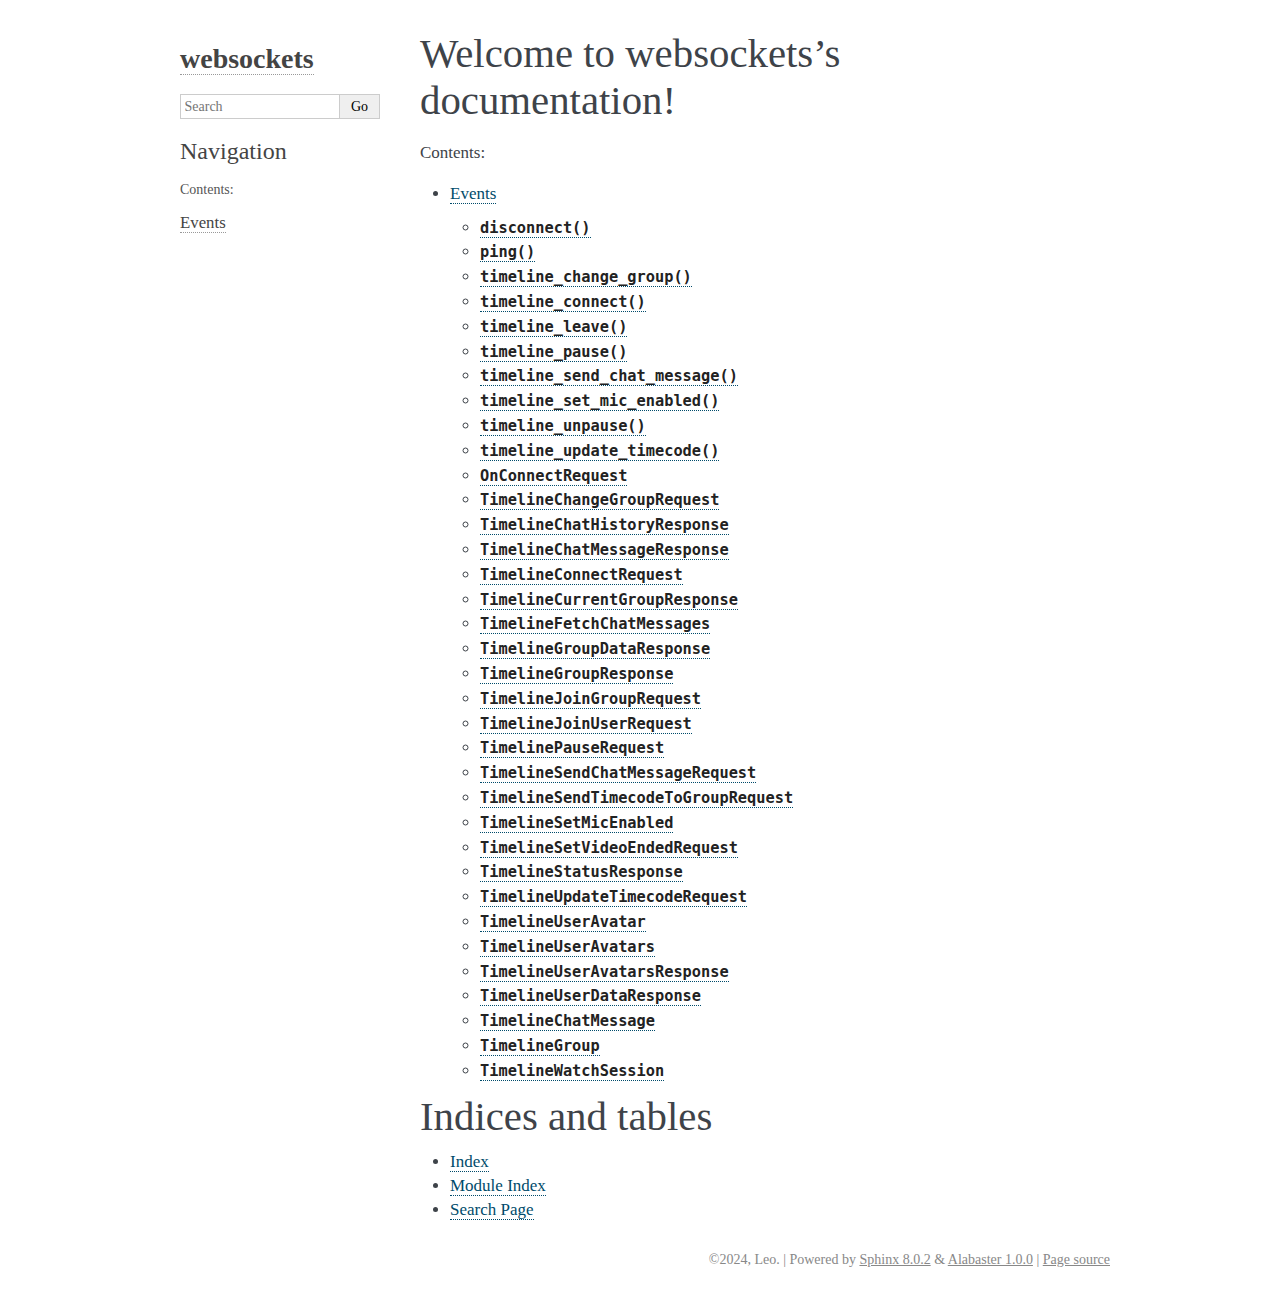
<file: docs/_build/index.html>
<!DOCTYPE html>

<html lang="en" data-content_root="./">
  <head>
    <meta charset="utf-8" />
    <meta name="viewport" content="width=device-width, initial-scale=1.0" /><meta name="viewport" content="width=device-width, initial-scale=1" />

    <title>Welcome to websockets’s documentation! &#8212; websockets  documentation</title>
    <link rel="stylesheet" type="text/css" href="_static/pygments.css?v=d1102ebc" />
    <link rel="stylesheet" type="text/css" href="_static/basic.css?v=c058f7c8" />
    <link rel="stylesheet" type="text/css" href="_static/alabaster.css?v=27fed22d" />
    <link rel="stylesheet" type="text/css" href="_static/autodoc_pydantic.css?v=a0a71c94" />
    <script src="_static/documentation_options.js?v=5929fcd5"></script>
    <script src="_static/doctools.js?v=9a2dae69"></script>
    <script src="_static/sphinx_highlight.js?v=dc90522c"></script>
    <link rel="index" title="Index" href="genindex.html" />
    <link rel="search" title="Search" href="search.html" />
    <link rel="next" title="Events" href="events.html" />
   
  <link rel="stylesheet" href="_static/custom.css" type="text/css" />
  

  
  

  </head><body>
  

    <div class="document">
      <div class="documentwrapper">
        <div class="bodywrapper">
          

          <div class="body" role="main">
            
  <section id="welcome-to-websockets-s-documentation">
<h1>Welcome to websockets’s documentation!<a class="headerlink" href="#welcome-to-websockets-s-documentation" title="Link to this heading">¶</a></h1>
<div class="toctree-wrapper compound">
<p class="caption" role="heading"><span class="caption-text">Contents:</span></p>
<ul>
<li class="toctree-l1"><a class="reference internal" href="events.html">Events</a><ul>
<li class="toctree-l2"><a class="reference internal" href="events.html#fliji_sockets.events.handlers.disconnect"><code class="docutils literal notranslate"><span class="pre">disconnect()</span></code></a></li>
<li class="toctree-l2"><a class="reference internal" href="events.html#fliji_sockets.events.handlers.ping"><code class="docutils literal notranslate"><span class="pre">ping()</span></code></a></li>
<li class="toctree-l2"><a class="reference internal" href="events.html#fliji_sockets.events.handlers.timeline_change_group"><code class="docutils literal notranslate"><span class="pre">timeline_change_group()</span></code></a></li>
<li class="toctree-l2"><a class="reference internal" href="events.html#fliji_sockets.events.handlers.timeline_connect"><code class="docutils literal notranslate"><span class="pre">timeline_connect()</span></code></a></li>
<li class="toctree-l2"><a class="reference internal" href="events.html#fliji_sockets.events.handlers.timeline_leave"><code class="docutils literal notranslate"><span class="pre">timeline_leave()</span></code></a></li>
<li class="toctree-l2"><a class="reference internal" href="events.html#fliji_sockets.events.handlers.timeline_pause"><code class="docutils literal notranslate"><span class="pre">timeline_pause()</span></code></a></li>
<li class="toctree-l2"><a class="reference internal" href="events.html#fliji_sockets.events.handlers.timeline_send_chat_message"><code class="docutils literal notranslate"><span class="pre">timeline_send_chat_message()</span></code></a></li>
<li class="toctree-l2"><a class="reference internal" href="events.html#fliji_sockets.events.handlers.timeline_set_mic_enabled"><code class="docutils literal notranslate"><span class="pre">timeline_set_mic_enabled()</span></code></a></li>
<li class="toctree-l2"><a class="reference internal" href="events.html#fliji_sockets.events.handlers.timeline_unpause"><code class="docutils literal notranslate"><span class="pre">timeline_unpause()</span></code></a></li>
<li class="toctree-l2"><a class="reference internal" href="events.html#fliji_sockets.events.handlers.timeline_update_timecode"><code class="docutils literal notranslate"><span class="pre">timeline_update_timecode()</span></code></a></li>
<li class="toctree-l2"><a class="reference internal" href="events.html#fliji_sockets.models.socket.OnConnectRequest"><code class="docutils literal notranslate"><span class="pre">OnConnectRequest</span></code></a></li>
<li class="toctree-l2"><a class="reference internal" href="events.html#fliji_sockets.models.socket.TimelineChangeGroupRequest"><code class="docutils literal notranslate"><span class="pre">TimelineChangeGroupRequest</span></code></a></li>
<li class="toctree-l2"><a class="reference internal" href="events.html#fliji_sockets.models.socket.TimelineChatHistoryResponse"><code class="docutils literal notranslate"><span class="pre">TimelineChatHistoryResponse</span></code></a></li>
<li class="toctree-l2"><a class="reference internal" href="events.html#fliji_sockets.models.socket.TimelineChatMessageResponse"><code class="docutils literal notranslate"><span class="pre">TimelineChatMessageResponse</span></code></a></li>
<li class="toctree-l2"><a class="reference internal" href="events.html#fliji_sockets.models.socket.TimelineConnectRequest"><code class="docutils literal notranslate"><span class="pre">TimelineConnectRequest</span></code></a></li>
<li class="toctree-l2"><a class="reference internal" href="events.html#fliji_sockets.models.socket.TimelineCurrentGroupResponse"><code class="docutils literal notranslate"><span class="pre">TimelineCurrentGroupResponse</span></code></a></li>
<li class="toctree-l2"><a class="reference internal" href="events.html#fliji_sockets.models.socket.TimelineFetchChatMessages"><code class="docutils literal notranslate"><span class="pre">TimelineFetchChatMessages</span></code></a></li>
<li class="toctree-l2"><a class="reference internal" href="events.html#fliji_sockets.models.socket.TimelineGroupDataResponse"><code class="docutils literal notranslate"><span class="pre">TimelineGroupDataResponse</span></code></a></li>
<li class="toctree-l2"><a class="reference internal" href="events.html#fliji_sockets.models.socket.TimelineGroupResponse"><code class="docutils literal notranslate"><span class="pre">TimelineGroupResponse</span></code></a></li>
<li class="toctree-l2"><a class="reference internal" href="events.html#fliji_sockets.models.socket.TimelineJoinGroupRequest"><code class="docutils literal notranslate"><span class="pre">TimelineJoinGroupRequest</span></code></a></li>
<li class="toctree-l2"><a class="reference internal" href="events.html#fliji_sockets.models.socket.TimelineJoinUserRequest"><code class="docutils literal notranslate"><span class="pre">TimelineJoinUserRequest</span></code></a></li>
<li class="toctree-l2"><a class="reference internal" href="events.html#fliji_sockets.models.socket.TimelinePauseRequest"><code class="docutils literal notranslate"><span class="pre">TimelinePauseRequest</span></code></a></li>
<li class="toctree-l2"><a class="reference internal" href="events.html#fliji_sockets.models.socket.TimelineSendChatMessageRequest"><code class="docutils literal notranslate"><span class="pre">TimelineSendChatMessageRequest</span></code></a></li>
<li class="toctree-l2"><a class="reference internal" href="events.html#fliji_sockets.models.socket.TimelineSendTimecodeToGroupRequest"><code class="docutils literal notranslate"><span class="pre">TimelineSendTimecodeToGroupRequest</span></code></a></li>
<li class="toctree-l2"><a class="reference internal" href="events.html#fliji_sockets.models.socket.TimelineSetMicEnabled"><code class="docutils literal notranslate"><span class="pre">TimelineSetMicEnabled</span></code></a></li>
<li class="toctree-l2"><a class="reference internal" href="events.html#fliji_sockets.models.socket.TimelineSetVideoEndedRequest"><code class="docutils literal notranslate"><span class="pre">TimelineSetVideoEndedRequest</span></code></a></li>
<li class="toctree-l2"><a class="reference internal" href="events.html#fliji_sockets.models.socket.TimelineStatusResponse"><code class="docutils literal notranslate"><span class="pre">TimelineStatusResponse</span></code></a></li>
<li class="toctree-l2"><a class="reference internal" href="events.html#fliji_sockets.models.socket.TimelineUpdateTimecodeRequest"><code class="docutils literal notranslate"><span class="pre">TimelineUpdateTimecodeRequest</span></code></a></li>
<li class="toctree-l2"><a class="reference internal" href="events.html#fliji_sockets.models.socket.TimelineUserAvatar"><code class="docutils literal notranslate"><span class="pre">TimelineUserAvatar</span></code></a></li>
<li class="toctree-l2"><a class="reference internal" href="events.html#fliji_sockets.models.socket.TimelineUserAvatars"><code class="docutils literal notranslate"><span class="pre">TimelineUserAvatars</span></code></a></li>
<li class="toctree-l2"><a class="reference internal" href="events.html#fliji_sockets.models.socket.TimelineUserAvatarsResponse"><code class="docutils literal notranslate"><span class="pre">TimelineUserAvatarsResponse</span></code></a></li>
<li class="toctree-l2"><a class="reference internal" href="events.html#fliji_sockets.models.socket.TimelineUserDataResponse"><code class="docutils literal notranslate"><span class="pre">TimelineUserDataResponse</span></code></a></li>
<li class="toctree-l2"><a class="reference internal" href="events.html#fliji_sockets.models.database.TimelineChatMessage"><code class="docutils literal notranslate"><span class="pre">TimelineChatMessage</span></code></a></li>
<li class="toctree-l2"><a class="reference internal" href="events.html#fliji_sockets.models.database.TimelineGroup"><code class="docutils literal notranslate"><span class="pre">TimelineGroup</span></code></a></li>
<li class="toctree-l2"><a class="reference internal" href="events.html#fliji_sockets.models.database.TimelineWatchSession"><code class="docutils literal notranslate"><span class="pre">TimelineWatchSession</span></code></a></li>
</ul>
</li>
</ul>
</div>
</section>
<section id="indices-and-tables">
<h1>Indices and tables<a class="headerlink" href="#indices-and-tables" title="Link to this heading">¶</a></h1>
<ul class="simple">
<li><p><a class="reference internal" href="genindex.html"><span class="std std-ref">Index</span></a></p></li>
<li><p><a class="reference internal" href="py-modindex.html"><span class="std std-ref">Module Index</span></a></p></li>
<li><p><a class="reference internal" href="search.html"><span class="std std-ref">Search Page</span></a></p></li>
</ul>
</section>


          </div>
          
        </div>
      </div>
      <div class="sphinxsidebar" role="navigation" aria-label="Main">
        <div class="sphinxsidebarwrapper">
<h1 class="logo"><a href="#">websockets</a></h1>









<search id="searchbox" style="display: none" role="search">
    <div class="searchformwrapper">
    <form class="search" action="search.html" method="get">
      <input type="text" name="q" aria-labelledby="searchlabel" autocomplete="off" autocorrect="off" autocapitalize="off" spellcheck="false" placeholder="Search"/>
      <input type="submit" value="Go" />
    </form>
    </div>
</search>
<script>document.getElementById('searchbox').style.display = "block"</script><h3>Navigation</h3>
<p class="caption" role="heading"><span class="caption-text">Contents:</span></p>
<ul>
<li class="toctree-l1"><a class="reference internal" href="events.html">Events</a></li>
</ul>

<div class="relations">
<h3>Related Topics</h3>
<ul>
  <li><a href="#">Documentation overview</a><ul>
      <li>Next: <a href="events.html" title="next chapter">Events</a></li>
  </ul></li>
</ul>
</div>








        </div>
      </div>
      <div class="clearer"></div>
    </div>
    <div class="footer">
      &#169;2024, Leo.
      
      |
      Powered by <a href="https://www.sphinx-doc.org/">Sphinx 8.0.2</a>
      &amp; <a href="https://alabaster.readthedocs.io">Alabaster 1.0.0</a>
      
      |
      <a href="_sources/index.rst.txt"
          rel="nofollow">Page source</a>
    </div>

    

    
  </body>
</html>
</file>
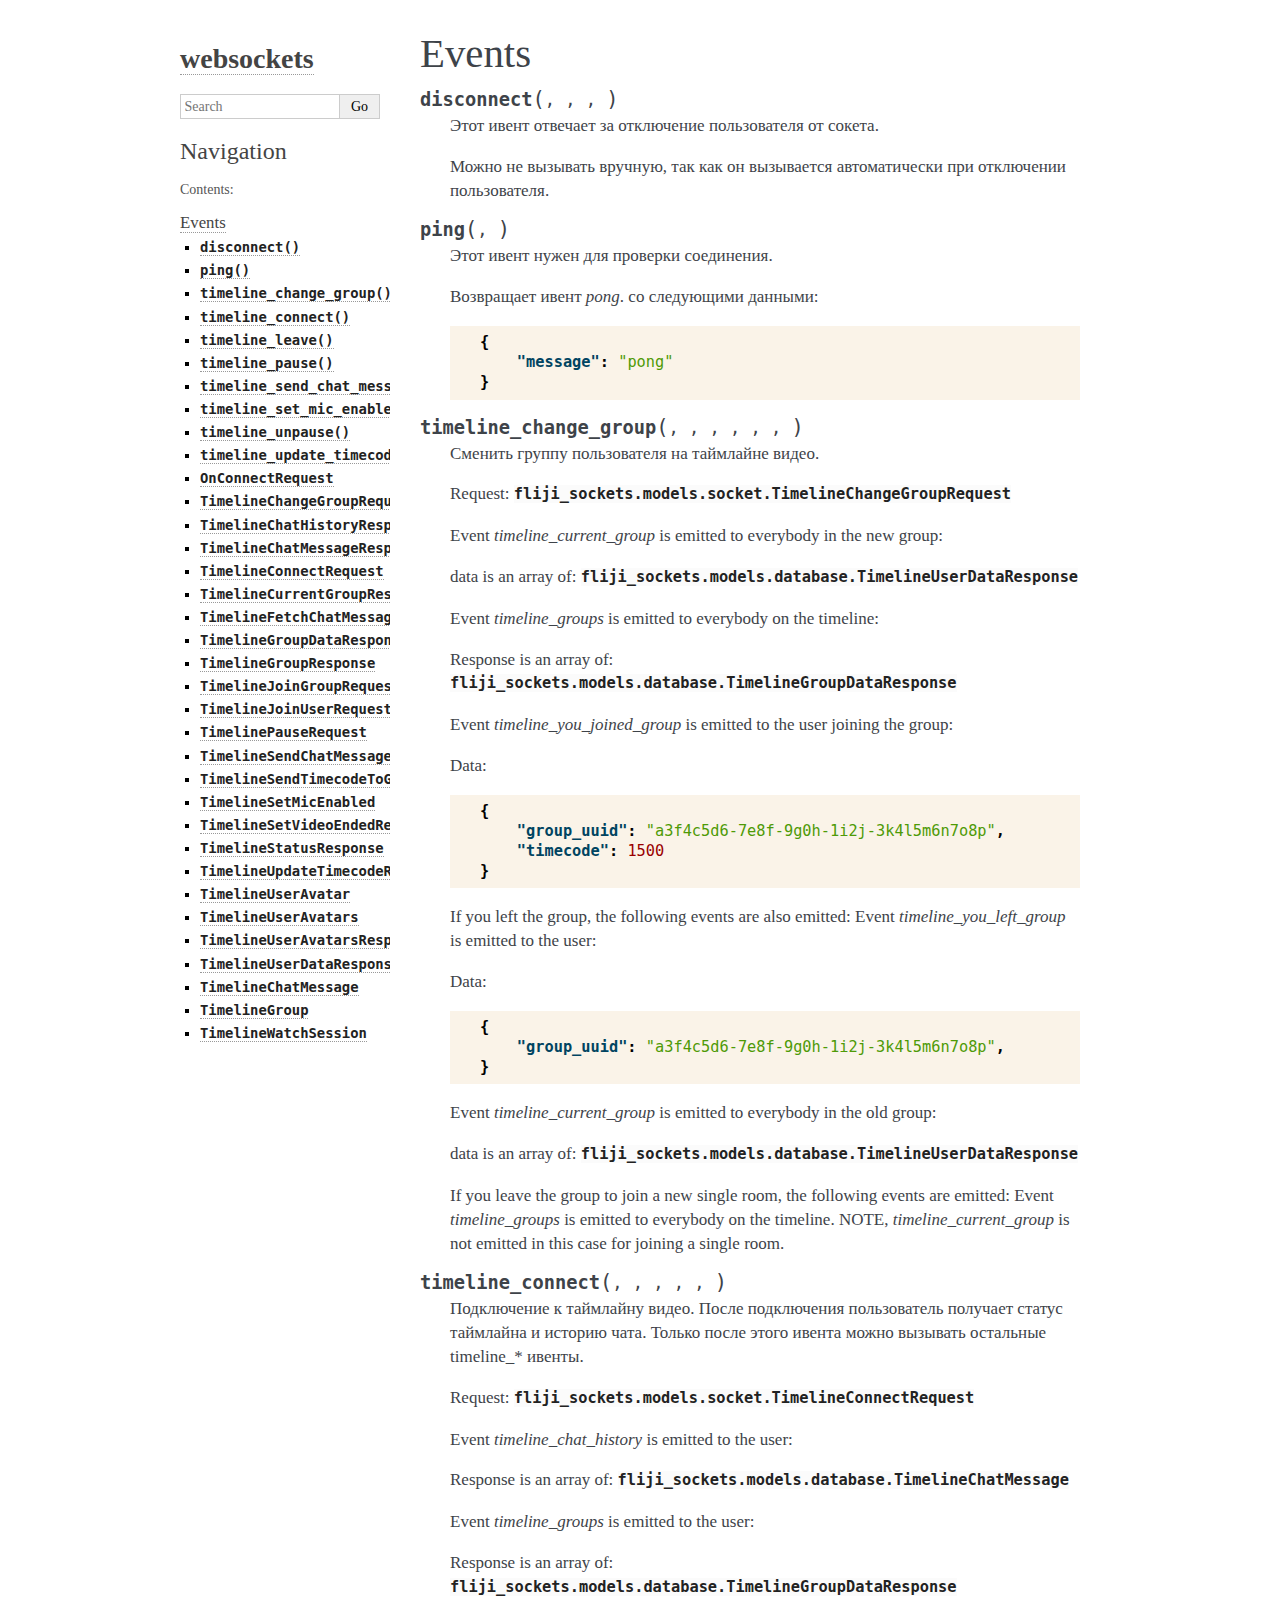
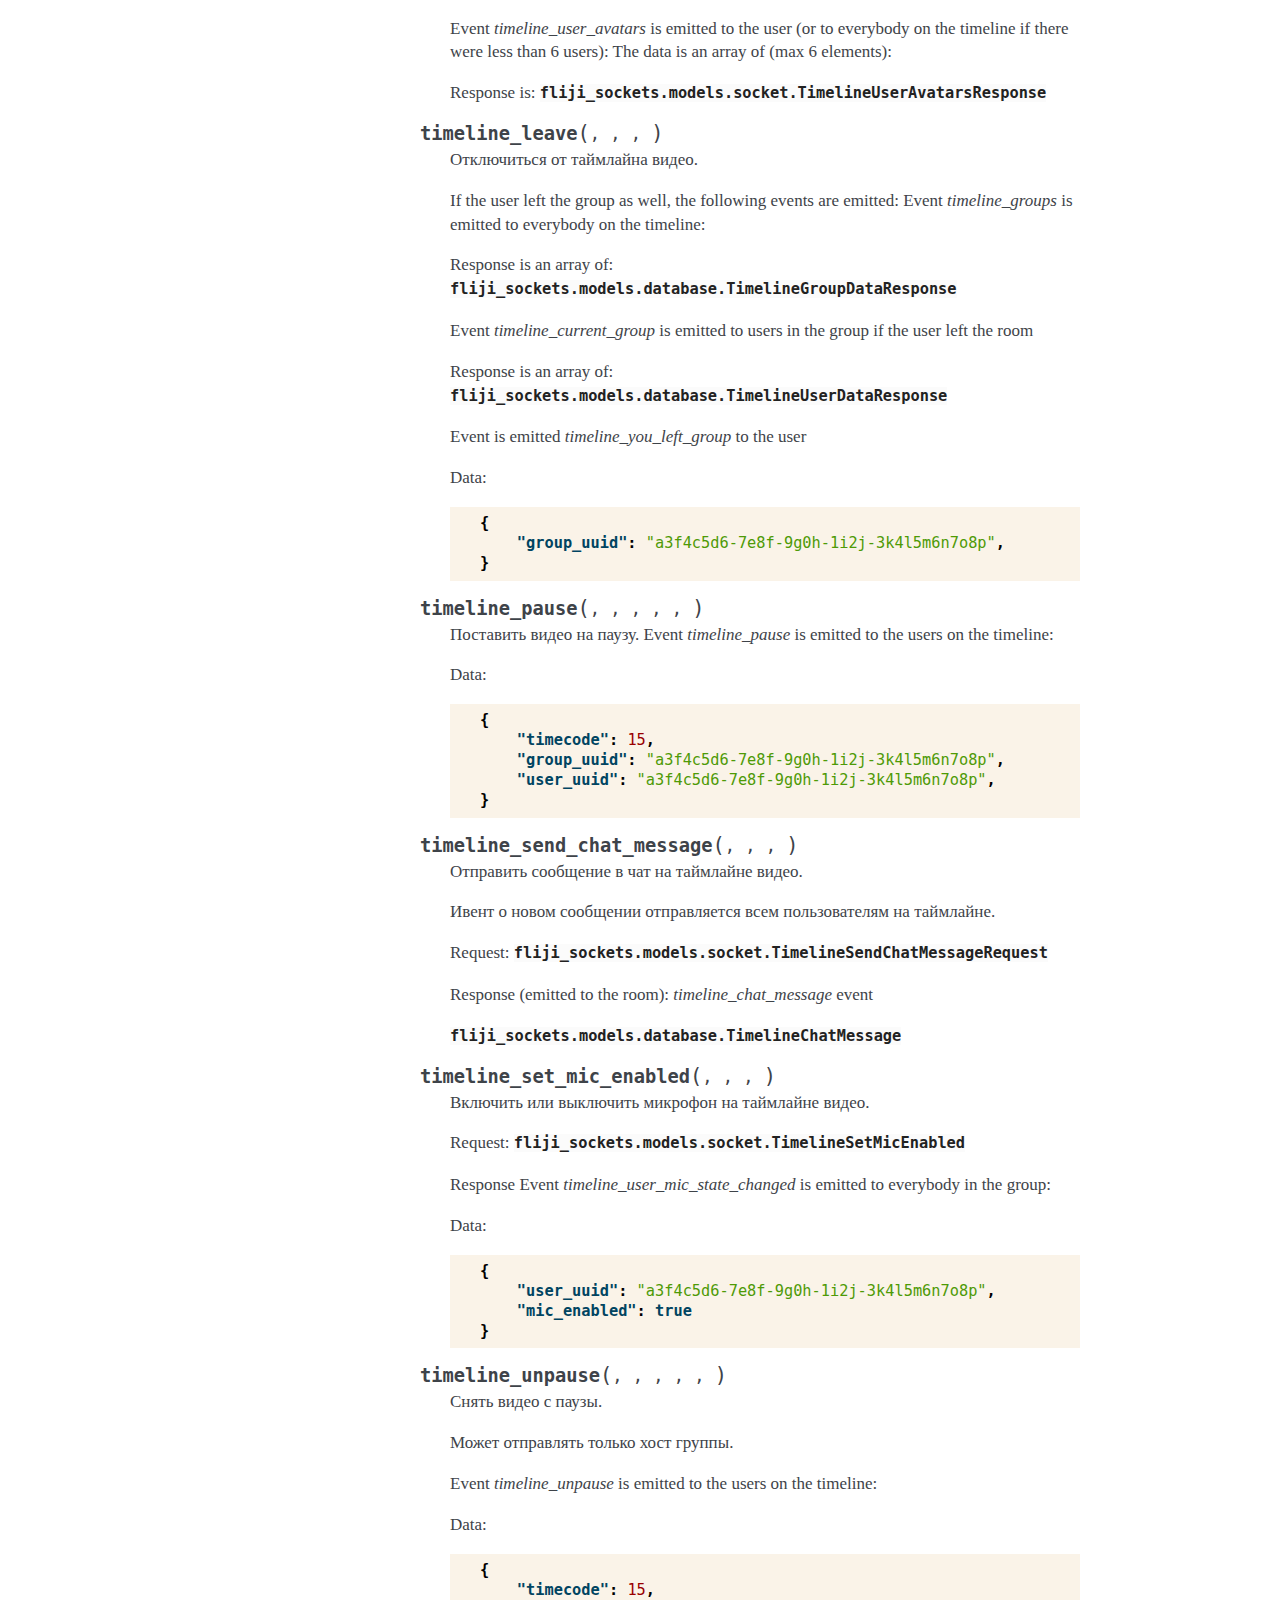
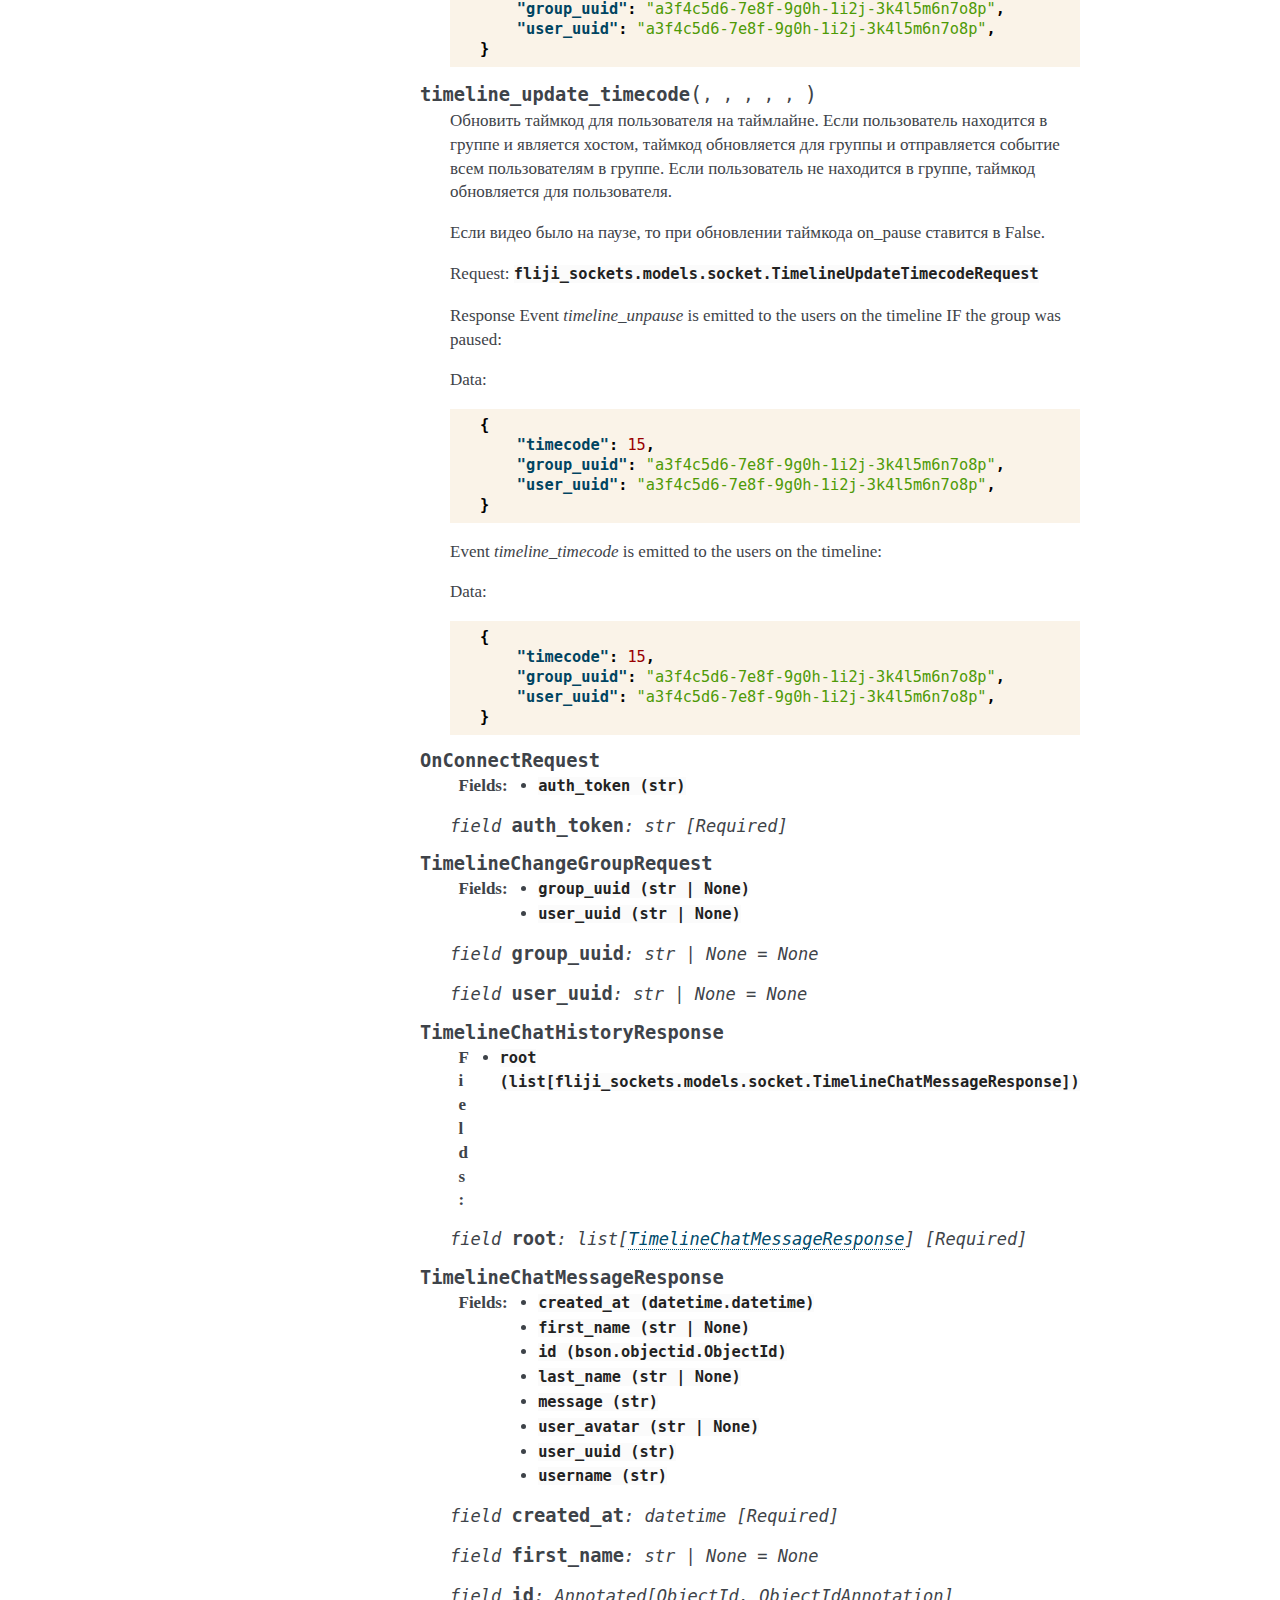
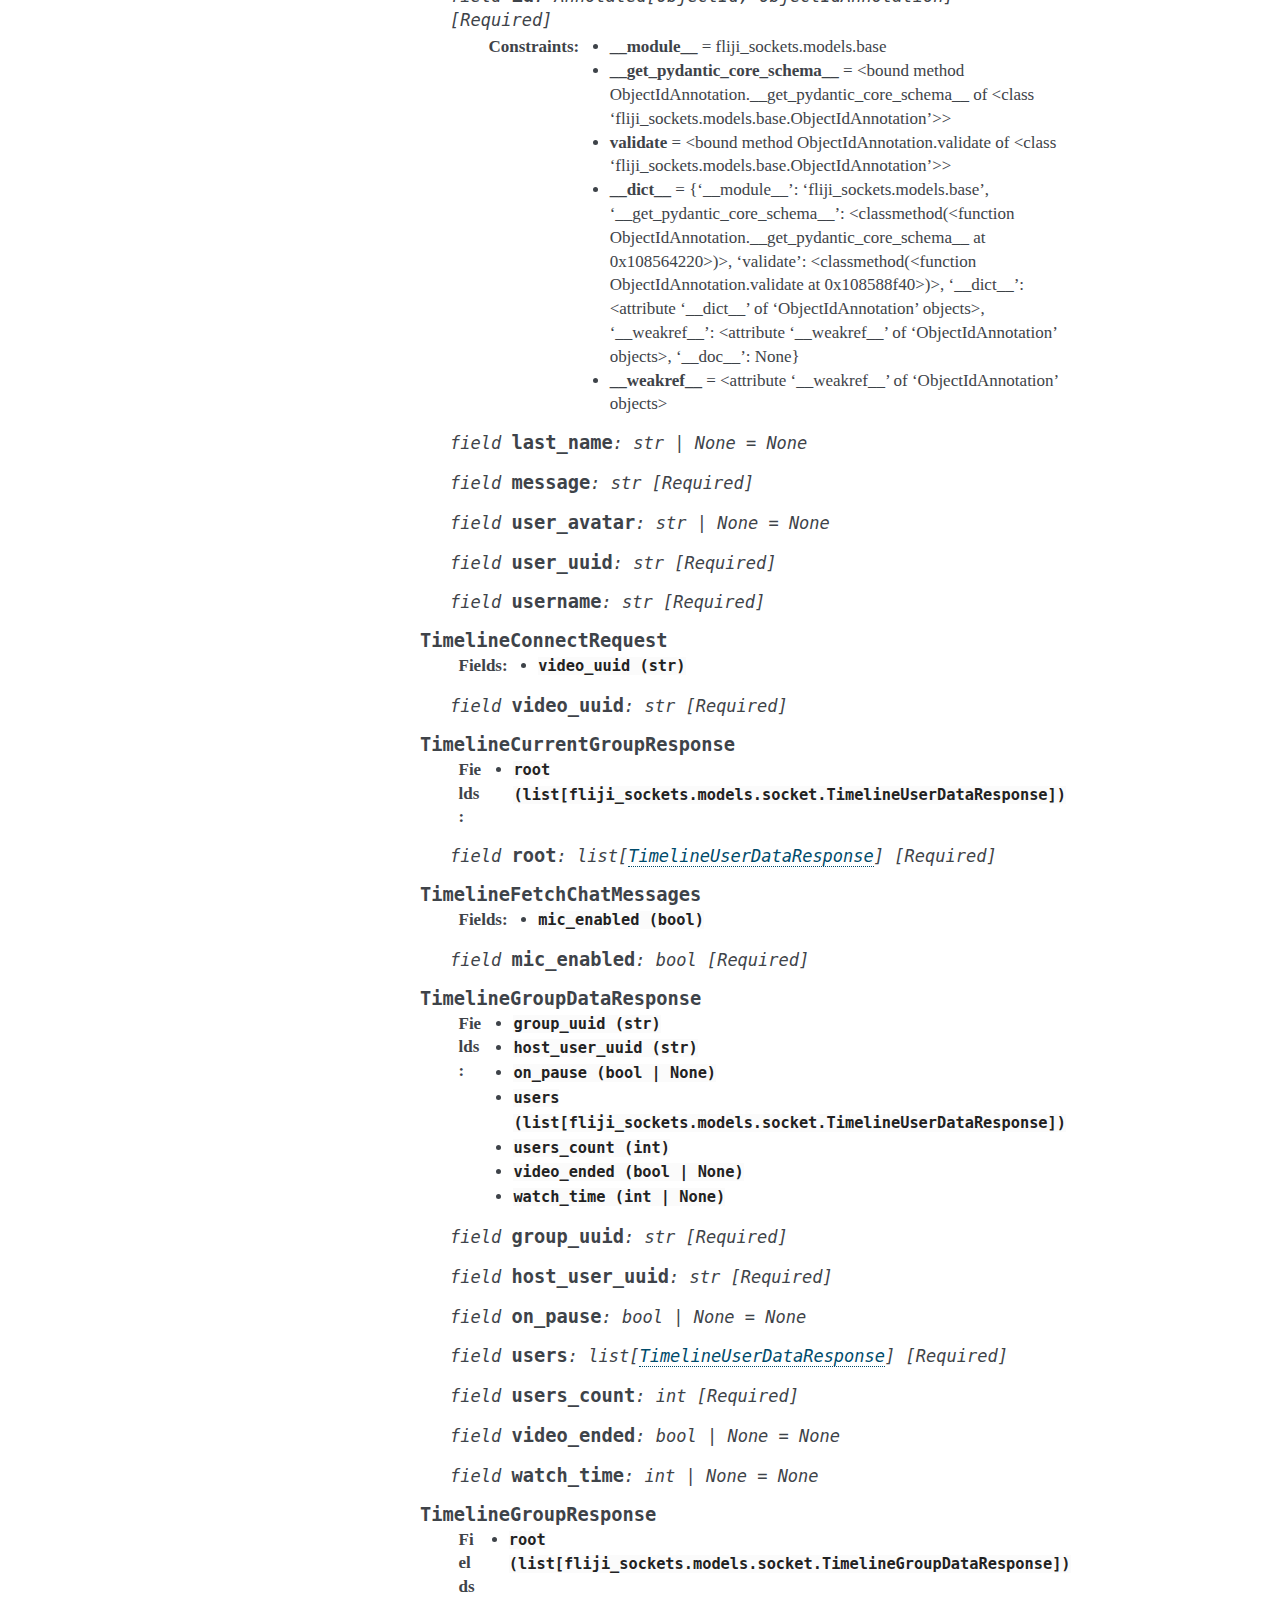
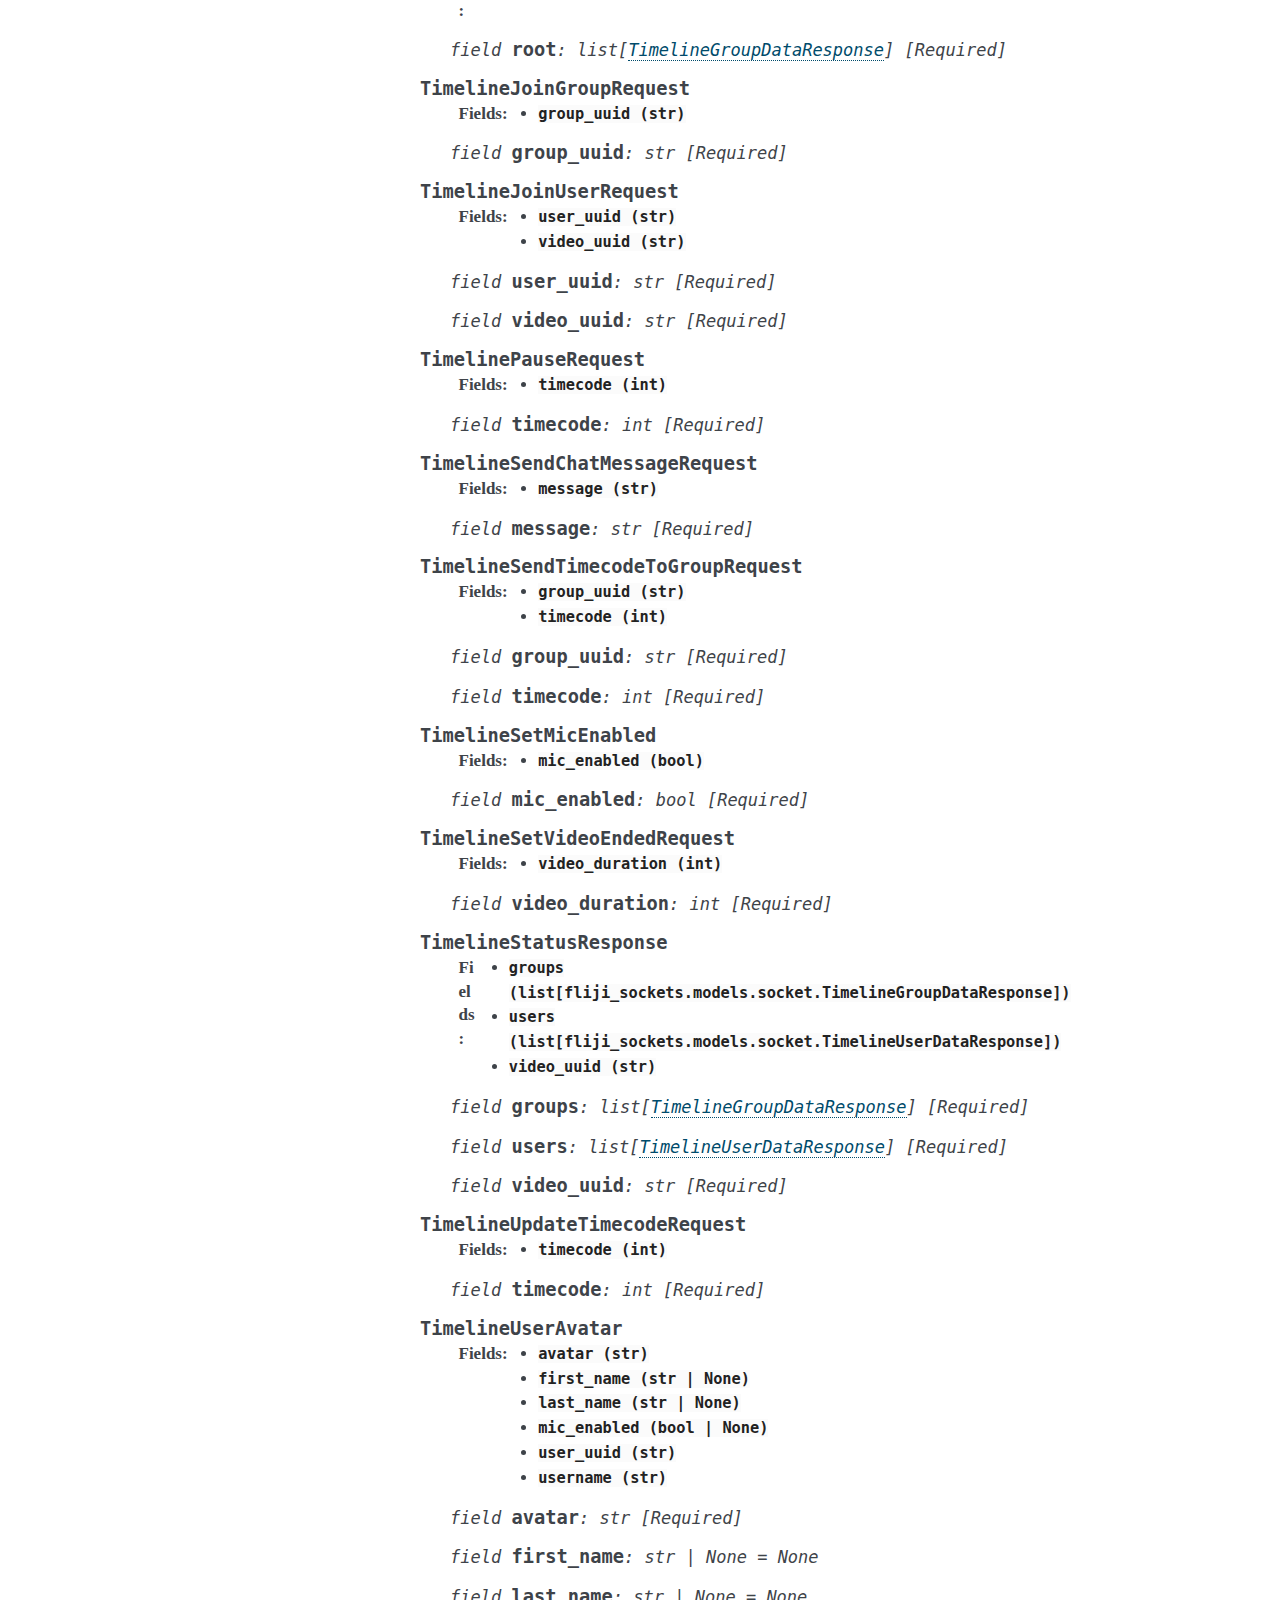
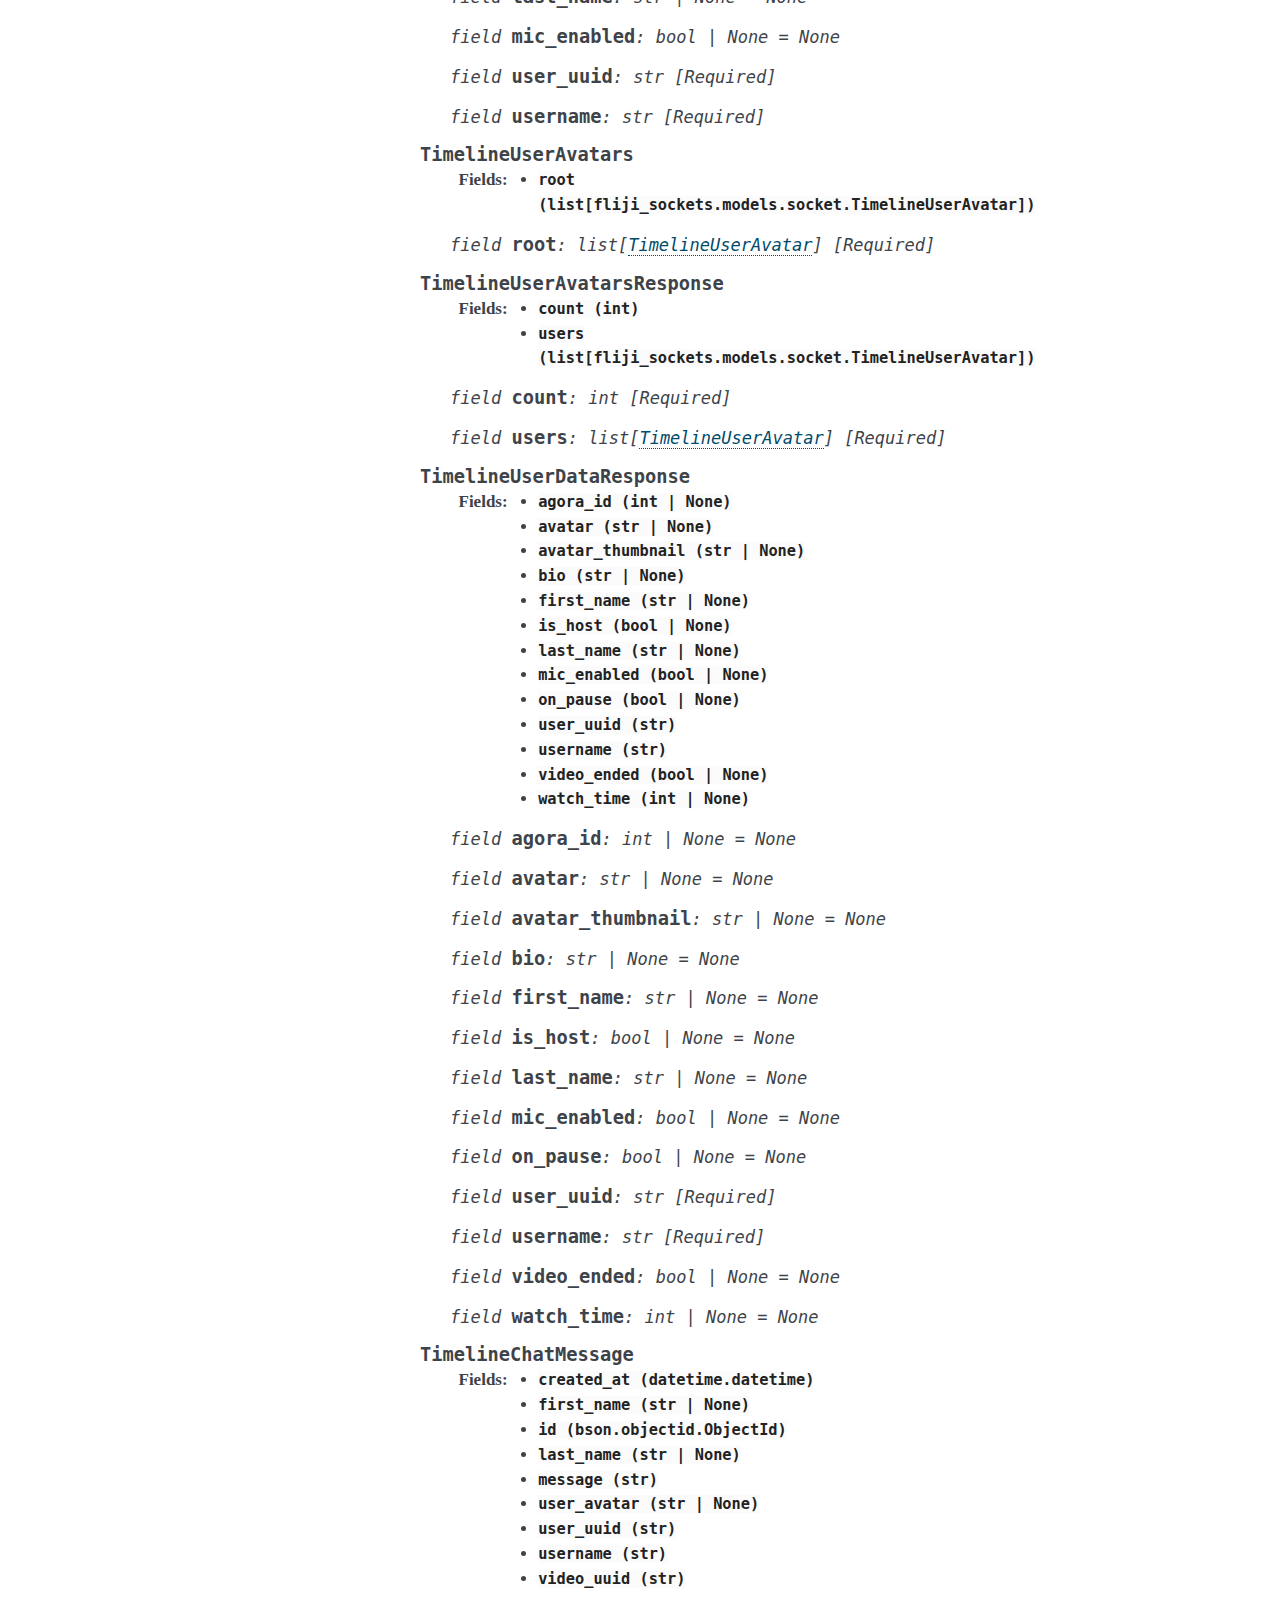
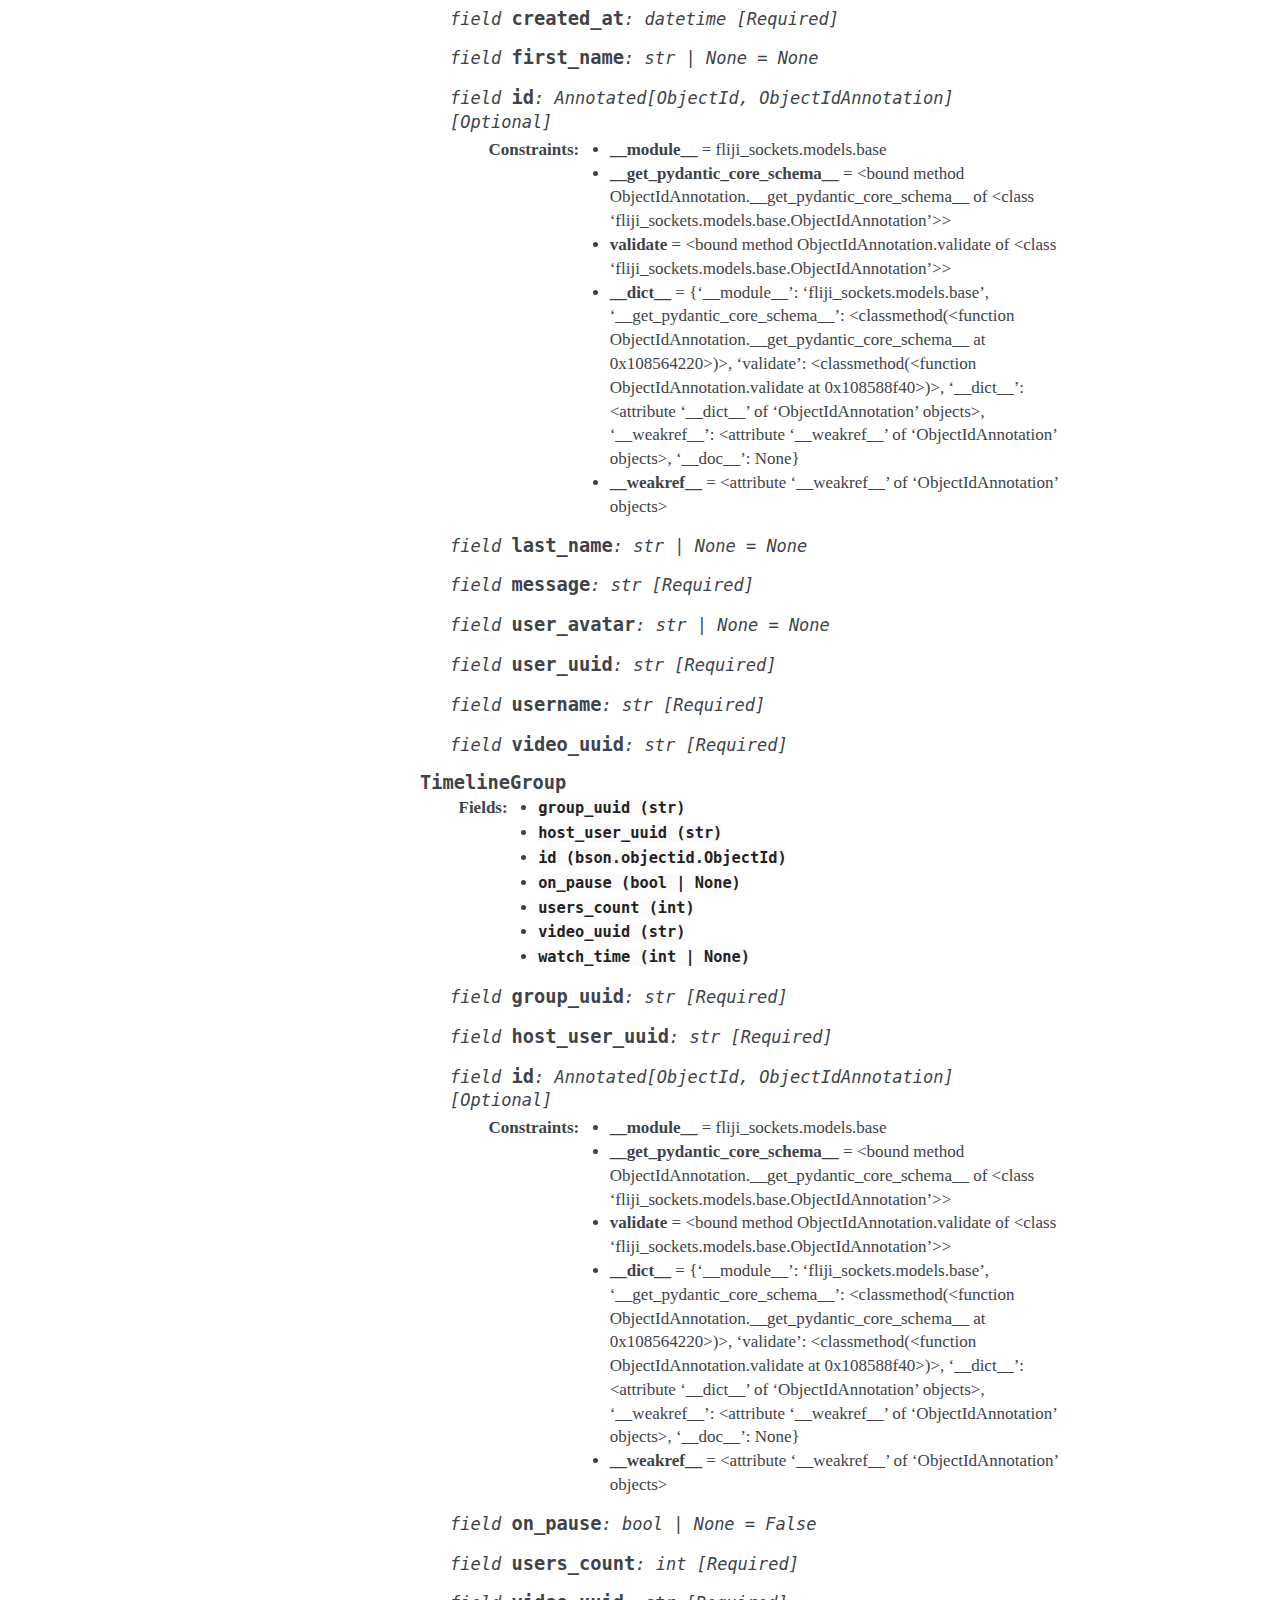
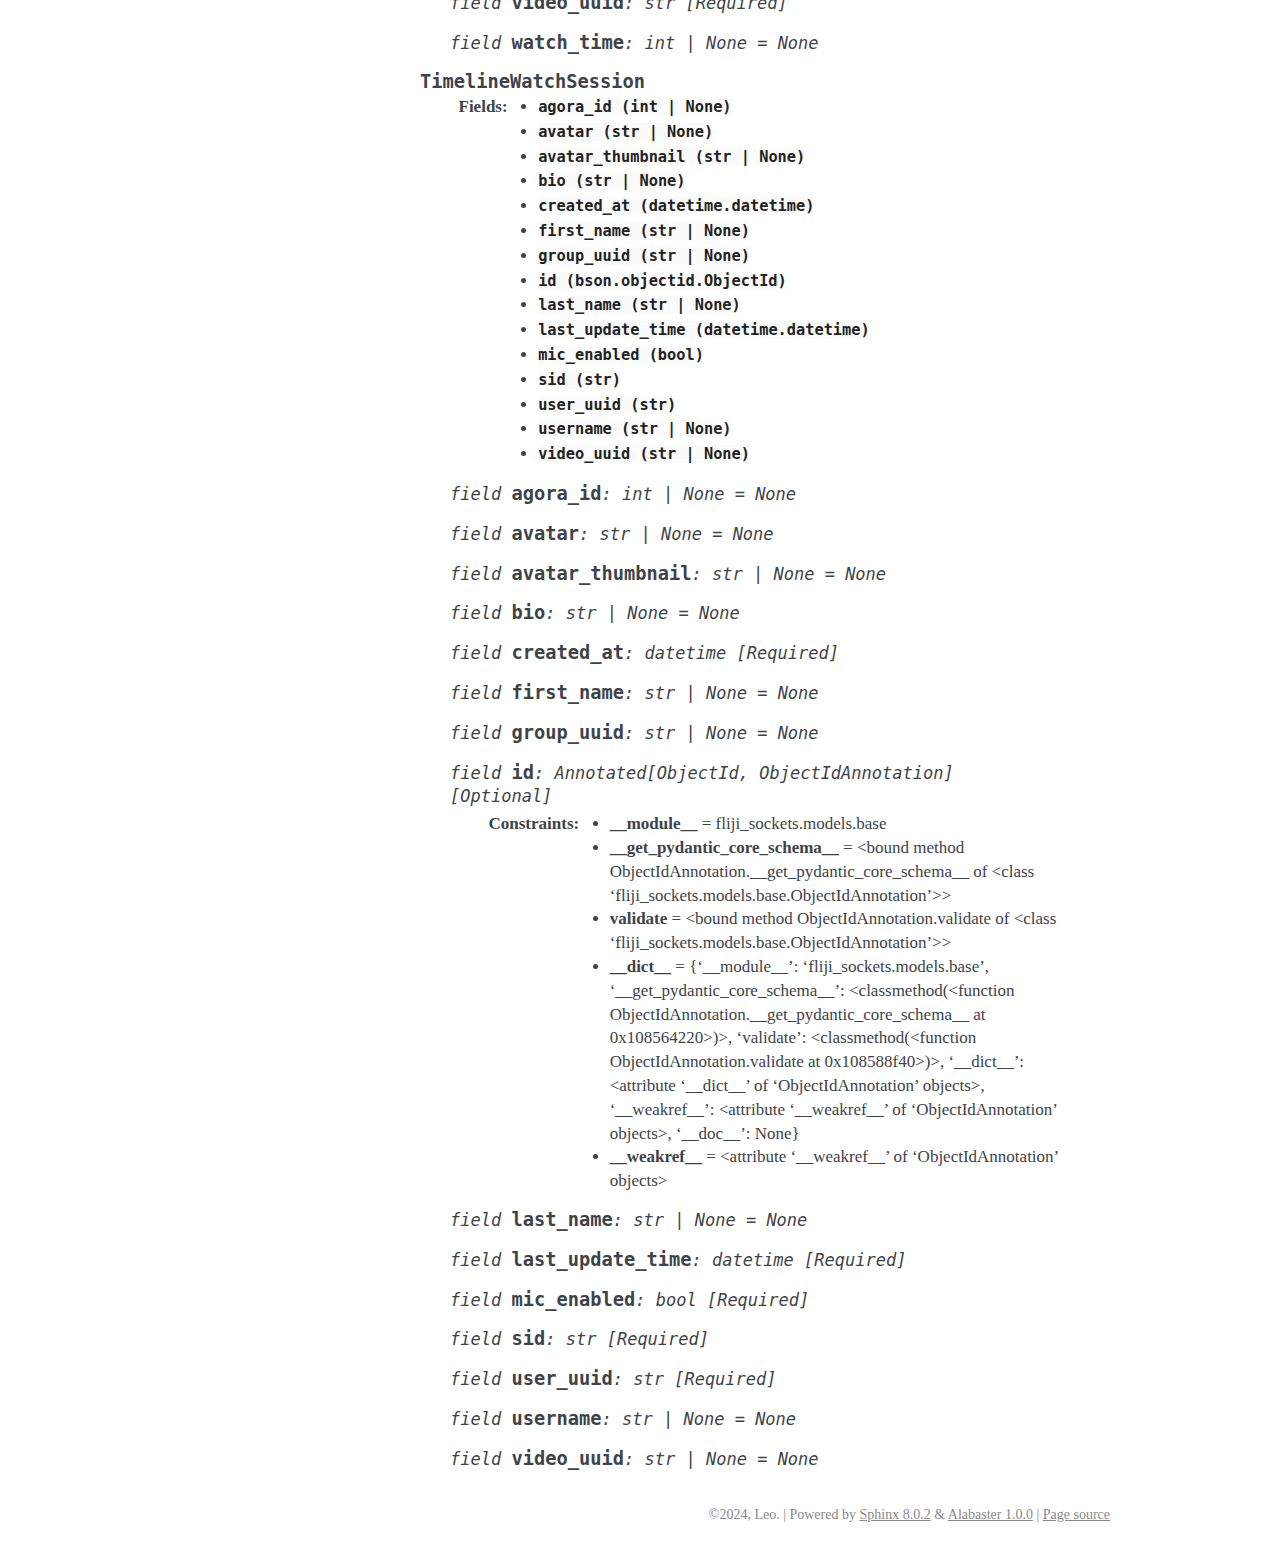
<file: docs/_build/events.html>
<!DOCTYPE html>

<html lang="en" data-content_root="./">
  <head>
    <meta charset="utf-8" />
    <meta name="viewport" content="width=device-width, initial-scale=1.0" /><meta name="viewport" content="width=device-width, initial-scale=1" />

    <title>Events &#8212; websockets  documentation</title>
    <link rel="stylesheet" type="text/css" href="_static/pygments.css?v=d1102ebc" />
    <link rel="stylesheet" type="text/css" href="_static/basic.css?v=c058f7c8" />
    <link rel="stylesheet" type="text/css" href="_static/alabaster.css?v=27fed22d" />
    <link rel="stylesheet" type="text/css" href="_static/autodoc_pydantic.css?v=a0a71c94" />
    <script src="_static/documentation_options.js?v=5929fcd5"></script>
    <script src="_static/doctools.js?v=9a2dae69"></script>
    <script src="_static/sphinx_highlight.js?v=dc90522c"></script>
    <link rel="index" title="Index" href="genindex.html" />
    <link rel="search" title="Search" href="search.html" />
    <link rel="prev" title="Welcome to websockets’s documentation!" href="index.html" />
   
  <link rel="stylesheet" href="_static/custom.css" type="text/css" />
  

  
  

  </head><body>
  

    <div class="document">
      <div class="documentwrapper">
        <div class="bodywrapper">
          

          <div class="body" role="main">
            
  <section id="module-fliji_sockets.events.handlers">
<span id="events"></span><h1>Events<a class="headerlink" href="#module-fliji_sockets.events.handlers" title="Link to this heading">¶</a></h1>
<dl class="py function">
<dt class="sig sig-object py" id="fliji_sockets.events.handlers.disconnect">
<em class="property"><span class="k"><span class="pre">async</span></span><span class="w"> </span></em><span class="sig-prename descclassname"><span class="pre">fliji_sockets.events.handlers.</span></span><span class="sig-name descname"><span class="pre">disconnect</span></span><span class="sig-paren">(</span><em class="sig-param"><span class="n"><span class="pre">sid</span></span></em>, <em class="sig-param"><span class="n"><span class="pre">app</span></span><span class="p"><span class="pre">:</span></span><span class="w"> </span><span class="n"><span class="pre">SocketioApplication</span></span><span class="w"> </span><span class="o"><span class="pre">=</span></span><span class="w"> </span><span class="default_value"><span class="pre">{'key':</span> <span class="pre">'app',</span> <span class="pre">'type':</span> <span class="pre">'dependency'}</span></span></em>, <em class="sig-param"><span class="n"><span class="pre">db</span></span><span class="p"><span class="pre">:</span></span><span class="w"> </span><span class="n"><span class="pre">Database</span></span><span class="w"> </span><span class="o"><span class="pre">=</span></span><span class="w"> </span><span class="default_value"><span class="pre">{'key':</span> <span class="pre">'db',</span> <span class="pre">'type':</span> <span class="pre">'dependency'}</span></span></em>, <em class="sig-param"><span class="n"><span class="pre">nc</span></span><span class="p"><span class="pre">:</span></span><span class="w"> </span><span class="n"><span class="pre">Client</span></span><span class="w"> </span><span class="o"><span class="pre">=</span></span><span class="w"> </span><span class="default_value"><span class="pre">{'key':</span> <span class="pre">'nats',</span> <span class="pre">'type':</span> <span class="pre">'dependency'}</span></span></em><span class="sig-paren">)</span><a class="headerlink" href="#fliji_sockets.events.handlers.disconnect" title="Link to this definition">¶</a></dt>
<dd><p>Этот ивент отвечает за отключение пользователя от сокета.</p>
<p>Можно не вызывать вручную, так как он вызывается автоматически при отключении пользователя.</p>
</dd></dl>

<dl class="py function">
<dt class="sig sig-object py" id="fliji_sockets.events.handlers.ping">
<em class="property"><span class="k"><span class="pre">async</span></span><span class="w"> </span></em><span class="sig-prename descclassname"><span class="pre">fliji_sockets.events.handlers.</span></span><span class="sig-name descname"><span class="pre">ping</span></span><span class="sig-paren">(</span><em class="sig-param"><span class="n"><span class="pre">sid</span></span></em>, <em class="sig-param"><span class="n"><span class="pre">app</span></span><span class="p"><span class="pre">:</span></span><span class="w"> </span><span class="n"><span class="pre">SocketioApplication</span></span><span class="w"> </span><span class="o"><span class="pre">=</span></span><span class="w"> </span><span class="default_value"><span class="pre">{'key':</span> <span class="pre">'app',</span> <span class="pre">'type':</span> <span class="pre">'dependency'}</span></span></em><span class="sig-paren">)</span><a class="headerlink" href="#fliji_sockets.events.handlers.ping" title="Link to this definition">¶</a></dt>
<dd><p>Этот ивент нужен для проверки соединения.</p>
<p>Возвращает ивент <cite>pong</cite>. со следующими данными:</p>
<div class="highlight-json notranslate"><div class="highlight"><pre><span></span><span class="p">{</span>
<span class="w">    </span><span class="nt">&quot;message&quot;</span><span class="p">:</span><span class="w"> </span><span class="s2">&quot;pong&quot;</span>
<span class="p">}</span>
</pre></div>
</div>
</dd></dl>

<dl class="py function">
<dt class="sig sig-object py" id="fliji_sockets.events.handlers.timeline_change_group">
<em class="property"><span class="k"><span class="pre">async</span></span><span class="w"> </span></em><span class="sig-prename descclassname"><span class="pre">fliji_sockets.events.handlers.</span></span><span class="sig-name descname"><span class="pre">timeline_change_group</span></span><span class="sig-paren">(</span><em class="sig-param"><span class="n"><span class="pre">sid</span></span></em>, <em class="sig-param"><span class="n"><span class="pre">data</span></span><span class="p"><span class="pre">:</span></span><span class="w"> </span><span class="n"><a class="reference internal" href="#fliji_sockets.models.socket.TimelineChangeGroupRequest" title="fliji_sockets.models.socket.TimelineChangeGroupRequest"><span class="pre">TimelineChangeGroupRequest</span></a></span></em>, <em class="sig-param"><span class="n"><span class="pre">app</span></span><span class="p"><span class="pre">:</span></span><span class="w"> </span><span class="n"><span class="pre">SocketioApplication</span></span><span class="w"> </span><span class="o"><span class="pre">=</span></span><span class="w"> </span><span class="default_value"><span class="pre">{'key':</span> <span class="pre">'app',</span> <span class="pre">'type':</span> <span class="pre">'dependency'}</span></span></em>, <em class="sig-param"><span class="n"><span class="pre">nc</span></span><span class="p"><span class="pre">:</span></span><span class="w"> </span><span class="n"><span class="pre">Client</span></span><span class="w"> </span><span class="o"><span class="pre">=</span></span><span class="w"> </span><span class="default_value"><span class="pre">{'key':</span> <span class="pre">'nats',</span> <span class="pre">'type':</span> <span class="pre">'dependency'}</span></span></em>, <em class="sig-param"><span class="n"><span class="pre">db</span></span><span class="p"><span class="pre">:</span></span><span class="w"> </span><span class="n"><span class="pre">Database</span></span><span class="w"> </span><span class="o"><span class="pre">=</span></span><span class="w"> </span><span class="default_value"><span class="pre">{'key':</span> <span class="pre">'db',</span> <span class="pre">'type':</span> <span class="pre">'dependency'}</span></span></em>, <em class="sig-param"><span class="n"><span class="pre">watch_session</span></span><span class="p"><span class="pre">:</span></span><span class="w"> </span><span class="n"><a class="reference internal" href="#fliji_sockets.models.database.TimelineWatchSession" title="fliji_sockets.models.database.TimelineWatchSession"><span class="pre">TimelineWatchSession</span></a></span><span class="w"> </span><span class="o"><span class="pre">=</span></span><span class="w"> </span><span class="default_value"><span class="pre">{'key':</span> <span class="pre">'timeline_session',</span> <span class="pre">'type':</span> <span class="pre">'dependency'}</span></span></em>, <em class="sig-param"><span class="n"><span class="pre">group</span></span><span class="p"><span class="pre">:</span></span><span class="w"> </span><span class="n"><a class="reference internal" href="#fliji_sockets.models.database.TimelineGroup" title="fliji_sockets.models.database.TimelineGroup"><span class="pre">TimelineGroup</span></a></span><span class="w"> </span><span class="o"><span class="pre">=</span></span><span class="w"> </span><span class="default_value"><span class="pre">{'key':</span> <span class="pre">'timeline_group',</span> <span class="pre">'type':</span> <span class="pre">'dependency'}</span></span></em><span class="sig-paren">)</span><a class="headerlink" href="#fliji_sockets.events.handlers.timeline_change_group" title="Link to this definition">¶</a></dt>
<dd><p>Сменить группу пользователя на таймлайне видео.</p>
<p>Request:
<a class="reference internal" href="#fliji_sockets.models.socket.TimelineChangeGroupRequest" title="fliji_sockets.models.socket.TimelineChangeGroupRequest"><code class="xref py py-class docutils literal notranslate"><span class="pre">fliji_sockets.models.socket.TimelineChangeGroupRequest</span></code></a></p>
<p>Event <cite>timeline_current_group</cite> is emitted to everybody in the new group:</p>
<p>data is an array of:
<code class="xref py py-class docutils literal notranslate"><span class="pre">fliji_sockets.models.database.TimelineUserDataResponse</span></code></p>
<p>Event <cite>timeline_groups</cite> is emitted to everybody on the timeline:</p>
<p>Response is an array of:
<code class="xref py py-class docutils literal notranslate"><span class="pre">fliji_sockets.models.database.TimelineGroupDataResponse</span></code></p>
<p>Event <cite>timeline_you_joined_group</cite> is emitted to the user joining the group:</p>
<p>Data:</p>
<div class="highlight-json notranslate"><div class="highlight"><pre><span></span><span class="p">{</span>
<span class="w">    </span><span class="nt">&quot;group_uuid&quot;</span><span class="p">:</span><span class="w"> </span><span class="s2">&quot;a3f4c5d6-7e8f-9g0h-1i2j-3k4l5m6n7o8p&quot;</span><span class="p">,</span>
<span class="w">    </span><span class="nt">&quot;timecode&quot;</span><span class="p">:</span><span class="w"> </span><span class="mi">1500</span>
<span class="p">}</span>
</pre></div>
</div>
<p>If you left the group, the following events are also emitted:
Event <cite>timeline_you_left_group</cite> is emitted to the user:</p>
<p>Data:</p>
<div class="highlight-json notranslate"><div class="highlight"><pre><span></span><span class="p">{</span>
<span class="w">    </span><span class="nt">&quot;group_uuid&quot;</span><span class="p">:</span><span class="w"> </span><span class="s2">&quot;a3f4c5d6-7e8f-9g0h-1i2j-3k4l5m6n7o8p&quot;</span><span class="p">,</span>
<span class="p">}</span>
</pre></div>
</div>
<p>Event <cite>timeline_current_group</cite> is emitted to everybody in the old group:</p>
<p>data is an array of:
<code class="xref py py-class docutils literal notranslate"><span class="pre">fliji_sockets.models.database.TimelineUserDataResponse</span></code></p>
<p>If you leave the group to join a new single room, the following events are emitted:
Event <cite>timeline_groups</cite> is emitted to everybody on the timeline.
NOTE, <cite>timeline_current_group</cite> is not emitted in this case for joining a single room.</p>
</dd></dl>

<dl class="py function">
<dt class="sig sig-object py" id="fliji_sockets.events.handlers.timeline_connect">
<em class="property"><span class="k"><span class="pre">async</span></span><span class="w"> </span></em><span class="sig-prename descclassname"><span class="pre">fliji_sockets.events.handlers.</span></span><span class="sig-name descname"><span class="pre">timeline_connect</span></span><span class="sig-paren">(</span><em class="sig-param"><span class="n"><span class="pre">sid</span></span></em>, <em class="sig-param"><span class="n"><span class="pre">data</span></span><span class="p"><span class="pre">:</span></span><span class="w"> </span><span class="n"><a class="reference internal" href="#fliji_sockets.models.socket.TimelineConnectRequest" title="fliji_sockets.models.socket.TimelineConnectRequest"><span class="pre">TimelineConnectRequest</span></a></span></em>, <em class="sig-param"><span class="n"><span class="pre">app</span></span><span class="p"><span class="pre">:</span></span><span class="w"> </span><span class="n"><span class="pre">SocketioApplication</span></span><span class="w"> </span><span class="o"><span class="pre">=</span></span><span class="w"> </span><span class="default_value"><span class="pre">{'key':</span> <span class="pre">'app',</span> <span class="pre">'type':</span> <span class="pre">'dependency'}</span></span></em>, <em class="sig-param"><span class="n"><span class="pre">nc</span></span><span class="p"><span class="pre">:</span></span><span class="w"> </span><span class="n"><span class="pre">Client</span></span><span class="w"> </span><span class="o"><span class="pre">=</span></span><span class="w"> </span><span class="default_value"><span class="pre">{'key':</span> <span class="pre">'nats',</span> <span class="pre">'type':</span> <span class="pre">'dependency'}</span></span></em>, <em class="sig-param"><span class="n"><span class="pre">db</span></span><span class="p"><span class="pre">:</span></span><span class="w"> </span><span class="n"><span class="pre">Database</span></span><span class="w"> </span><span class="o"><span class="pre">=</span></span><span class="w"> </span><span class="default_value"><span class="pre">{'key':</span> <span class="pre">'db',</span> <span class="pre">'type':</span> <span class="pre">'dependency'}</span></span></em>, <em class="sig-param"><span class="n"><span class="pre">session</span></span><span class="p"><span class="pre">:</span></span><span class="w"> </span><span class="n"><span class="pre">UserSioSession</span></span><span class="w"> </span><span class="o"><span class="pre">=</span></span><span class="w"> </span><span class="default_value"><span class="pre">{'key':</span> <span class="pre">'sio_session',</span> <span class="pre">'type':</span> <span class="pre">'dependency'}</span></span></em><span class="sig-paren">)</span><a class="headerlink" href="#fliji_sockets.events.handlers.timeline_connect" title="Link to this definition">¶</a></dt>
<dd><p>Подключение к таймлайну видео.
После подключения пользователь получает статус таймлайна и историю чата.
Только после этого ивента можно вызывать остальные timeline_* ивенты.</p>
<p>Request:
<a class="reference internal" href="#fliji_sockets.models.socket.TimelineConnectRequest" title="fliji_sockets.models.socket.TimelineConnectRequest"><code class="xref py py-class docutils literal notranslate"><span class="pre">fliji_sockets.models.socket.TimelineConnectRequest</span></code></a></p>
<p>Event <cite>timeline_chat_history</cite> is emitted to the user:</p>
<p>Response is an array of:
<a class="reference internal" href="#fliji_sockets.models.database.TimelineChatMessage" title="fliji_sockets.models.database.TimelineChatMessage"><code class="xref py py-class docutils literal notranslate"><span class="pre">fliji_sockets.models.database.TimelineChatMessage</span></code></a></p>
<p>Event <cite>timeline_groups</cite> is emitted to the user:</p>
<p>Response is an array of:
<code class="xref py py-class docutils literal notranslate"><span class="pre">fliji_sockets.models.database.TimelineGroupDataResponse</span></code></p>
<p>Event <cite>timeline_user_avatars</cite> is emitted to the user
(or to everybody on the timeline if there were less than 6 users):
The data is an array of (max 6 elements):</p>
<p>Response is:
<a class="reference internal" href="#fliji_sockets.models.socket.TimelineUserAvatarsResponse" title="fliji_sockets.models.socket.TimelineUserAvatarsResponse"><code class="xref py py-class docutils literal notranslate"><span class="pre">fliji_sockets.models.socket.TimelineUserAvatarsResponse</span></code></a></p>
</dd></dl>

<dl class="py function">
<dt class="sig sig-object py" id="fliji_sockets.events.handlers.timeline_leave">
<em class="property"><span class="k"><span class="pre">async</span></span><span class="w"> </span></em><span class="sig-prename descclassname"><span class="pre">fliji_sockets.events.handlers.</span></span><span class="sig-name descname"><span class="pre">timeline_leave</span></span><span class="sig-paren">(</span><em class="sig-param"><span class="n"><span class="pre">watch_session</span></span><span class="p"><span class="pre">:</span></span><span class="w"> </span><span class="n"><a class="reference internal" href="#fliji_sockets.models.database.TimelineWatchSession" title="fliji_sockets.models.database.TimelineWatchSession"><span class="pre">TimelineWatchSession</span></a></span><span class="w"> </span><span class="o"><span class="pre">=</span></span><span class="w"> </span><span class="default_value"><span class="pre">{'key':</span> <span class="pre">'timeline_session',</span> <span class="pre">'type':</span> <span class="pre">'dependency'}</span></span></em>, <em class="sig-param"><span class="n"><span class="pre">app</span></span><span class="p"><span class="pre">:</span></span><span class="w"> </span><span class="n"><span class="pre">SocketioApplication</span></span><span class="w"> </span><span class="o"><span class="pre">=</span></span><span class="w"> </span><span class="default_value"><span class="pre">{'key':</span> <span class="pre">'app',</span> <span class="pre">'type':</span> <span class="pre">'dependency'}</span></span></em>, <em class="sig-param"><span class="n"><span class="pre">nc</span></span><span class="p"><span class="pre">:</span></span><span class="w"> </span><span class="n"><span class="pre">Client</span></span><span class="w"> </span><span class="o"><span class="pre">=</span></span><span class="w"> </span><span class="default_value"><span class="pre">{'key':</span> <span class="pre">'nats',</span> <span class="pre">'type':</span> <span class="pre">'dependency'}</span></span></em>, <em class="sig-param"><span class="n"><span class="pre">db</span></span><span class="p"><span class="pre">:</span></span><span class="w"> </span><span class="n"><span class="pre">Database</span></span><span class="w"> </span><span class="o"><span class="pre">=</span></span><span class="w"> </span><span class="default_value"><span class="pre">{'key':</span> <span class="pre">'db',</span> <span class="pre">'type':</span> <span class="pre">'dependency'}</span></span></em><span class="sig-paren">)</span><a class="headerlink" href="#fliji_sockets.events.handlers.timeline_leave" title="Link to this definition">¶</a></dt>
<dd><p>Отключиться от таймлайна видео.</p>
<p>If the user left the group as well, the following events are emitted:
Event <cite>timeline_groups</cite> is emitted to everybody on the timeline:</p>
<p>Response is an array of:
<code class="xref py py-class docutils literal notranslate"><span class="pre">fliji_sockets.models.database.TimelineGroupDataResponse</span></code></p>
<p>Event <cite>timeline_current_group</cite> is emitted to users in the group if the user left the room</p>
<p>Response is an array of:
<code class="xref py py-class docutils literal notranslate"><span class="pre">fliji_sockets.models.database.TimelineUserDataResponse</span></code></p>
<p>Event is emitted <cite>timeline_you_left_group</cite> to the user</p>
<p>Data:</p>
<div class="highlight-json notranslate"><div class="highlight"><pre><span></span><span class="p">{</span>
<span class="w">    </span><span class="nt">&quot;group_uuid&quot;</span><span class="p">:</span><span class="w"> </span><span class="s2">&quot;a3f4c5d6-7e8f-9g0h-1i2j-3k4l5m6n7o8p&quot;</span><span class="p">,</span>
<span class="p">}</span>
</pre></div>
</div>
</dd></dl>

<dl class="py function">
<dt class="sig sig-object py" id="fliji_sockets.events.handlers.timeline_pause">
<em class="property"><span class="k"><span class="pre">async</span></span><span class="w"> </span></em><span class="sig-prename descclassname"><span class="pre">fliji_sockets.events.handlers.</span></span><span class="sig-name descname"><span class="pre">timeline_pause</span></span><span class="sig-paren">(</span><em class="sig-param"><span class="n"><span class="pre">sid</span></span></em>, <em class="sig-param"><span class="n"><span class="pre">data</span></span><span class="p"><span class="pre">:</span></span><span class="w"> </span><span class="n"><a class="reference internal" href="#fliji_sockets.models.socket.TimelinePauseRequest" title="fliji_sockets.models.socket.TimelinePauseRequest"><span class="pre">TimelinePauseRequest</span></a></span></em>, <em class="sig-param"><span class="n"><span class="pre">app</span></span><span class="p"><span class="pre">:</span></span><span class="w"> </span><span class="n"><span class="pre">SocketioApplication</span></span><span class="w"> </span><span class="o"><span class="pre">=</span></span><span class="w"> </span><span class="default_value"><span class="pre">{'key':</span> <span class="pre">'app',</span> <span class="pre">'type':</span> <span class="pre">'dependency'}</span></span></em>, <em class="sig-param"><span class="n"><span class="pre">db</span></span><span class="p"><span class="pre">:</span></span><span class="w"> </span><span class="n"><span class="pre">Database</span></span><span class="w"> </span><span class="o"><span class="pre">=</span></span><span class="w"> </span><span class="default_value"><span class="pre">{'key':</span> <span class="pre">'db',</span> <span class="pre">'type':</span> <span class="pre">'dependency'}</span></span></em>, <em class="sig-param"><span class="n"><span class="pre">session</span></span><span class="p"><span class="pre">:</span></span><span class="w"> </span><span class="n"><span class="pre">UserSioSession</span></span><span class="w"> </span><span class="o"><span class="pre">=</span></span><span class="w"> </span><span class="default_value"><span class="pre">{'key':</span> <span class="pre">'sio_session',</span> <span class="pre">'type':</span> <span class="pre">'dependency'}</span></span></em>, <em class="sig-param"><span class="n"><span class="pre">group</span></span><span class="p"><span class="pre">:</span></span><span class="w"> </span><span class="n"><a class="reference internal" href="#fliji_sockets.models.database.TimelineGroup" title="fliji_sockets.models.database.TimelineGroup"><span class="pre">TimelineGroup</span></a></span><span class="w"> </span><span class="o"><span class="pre">=</span></span><span class="w"> </span><span class="default_value"><span class="pre">{'key':</span> <span class="pre">'timeline_group',</span> <span class="pre">'type':</span> <span class="pre">'dependency'}</span></span></em><span class="sig-paren">)</span><a class="headerlink" href="#fliji_sockets.events.handlers.timeline_pause" title="Link to this definition">¶</a></dt>
<dd><p>Поставить видео на паузу.
Event <cite>timeline_pause</cite> is emitted to the users on the timeline:</p>
<p>Data:</p>
<div class="highlight-json notranslate"><div class="highlight"><pre><span></span><span class="p">{</span>
<span class="w">    </span><span class="nt">&quot;timecode&quot;</span><span class="p">:</span><span class="w"> </span><span class="mi">15</span><span class="p">,</span>
<span class="w">    </span><span class="nt">&quot;group_uuid&quot;</span><span class="p">:</span><span class="w"> </span><span class="s2">&quot;a3f4c5d6-7e8f-9g0h-1i2j-3k4l5m6n7o8p&quot;</span><span class="p">,</span>
<span class="w">    </span><span class="nt">&quot;user_uuid&quot;</span><span class="p">:</span><span class="w"> </span><span class="s2">&quot;a3f4c5d6-7e8f-9g0h-1i2j-3k4l5m6n7o8p&quot;</span><span class="p">,</span>
<span class="p">}</span>
</pre></div>
</div>
</dd></dl>

<dl class="py function">
<dt class="sig sig-object py" id="fliji_sockets.events.handlers.timeline_send_chat_message">
<em class="property"><span class="k"><span class="pre">async</span></span><span class="w"> </span></em><span class="sig-prename descclassname"><span class="pre">fliji_sockets.events.handlers.</span></span><span class="sig-name descname"><span class="pre">timeline_send_chat_message</span></span><span class="sig-paren">(</span><em class="sig-param"><span class="n"><span class="pre">data</span></span><span class="p"><span class="pre">:</span></span><span class="w"> </span><span class="n"><a class="reference internal" href="#fliji_sockets.models.socket.TimelineSendChatMessageRequest" title="fliji_sockets.models.socket.TimelineSendChatMessageRequest"><span class="pre">TimelineSendChatMessageRequest</span></a></span></em>, <em class="sig-param"><span class="n"><span class="pre">app</span></span><span class="p"><span class="pre">:</span></span><span class="w"> </span><span class="n"><span class="pre">SocketioApplication</span></span><span class="w"> </span><span class="o"><span class="pre">=</span></span><span class="w"> </span><span class="default_value"><span class="pre">{'key':</span> <span class="pre">'app',</span> <span class="pre">'type':</span> <span class="pre">'dependency'}</span></span></em>, <em class="sig-param"><span class="n"><span class="pre">db</span></span><span class="p"><span class="pre">:</span></span><span class="w"> </span><span class="n"><span class="pre">Database</span></span><span class="w"> </span><span class="o"><span class="pre">=</span></span><span class="w"> </span><span class="default_value"><span class="pre">{'key':</span> <span class="pre">'db',</span> <span class="pre">'type':</span> <span class="pre">'dependency'}</span></span></em>, <em class="sig-param"><span class="n"><span class="pre">watch_session</span></span><span class="p"><span class="pre">:</span></span><span class="w"> </span><span class="n"><a class="reference internal" href="#fliji_sockets.models.database.TimelineWatchSession" title="fliji_sockets.models.database.TimelineWatchSession"><span class="pre">TimelineWatchSession</span></a></span><span class="w"> </span><span class="o"><span class="pre">=</span></span><span class="w"> </span><span class="default_value"><span class="pre">{'key':</span> <span class="pre">'timeline_session',</span> <span class="pre">'type':</span> <span class="pre">'dependency'}</span></span></em><span class="sig-paren">)</span><a class="headerlink" href="#fliji_sockets.events.handlers.timeline_send_chat_message" title="Link to this definition">¶</a></dt>
<dd><p>Отправить сообщение в чат на таймлайне видео.</p>
<p>Ивент о новом сообщении отправляется всем пользователям на таймлайне.</p>
<p>Request:
<a class="reference internal" href="#fliji_sockets.models.socket.TimelineSendChatMessageRequest" title="fliji_sockets.models.socket.TimelineSendChatMessageRequest"><code class="xref py py-class docutils literal notranslate"><span class="pre">fliji_sockets.models.socket.TimelineSendChatMessageRequest</span></code></a></p>
<p>Response (emitted to the room):
<cite>timeline_chat_message</cite> event</p>
<p><a class="reference internal" href="#fliji_sockets.models.database.TimelineChatMessage" title="fliji_sockets.models.database.TimelineChatMessage"><code class="xref py py-class docutils literal notranslate"><span class="pre">fliji_sockets.models.database.TimelineChatMessage</span></code></a></p>
</dd></dl>

<dl class="py function">
<dt class="sig sig-object py" id="fliji_sockets.events.handlers.timeline_set_mic_enabled">
<em class="property"><span class="k"><span class="pre">async</span></span><span class="w"> </span></em><span class="sig-prename descclassname"><span class="pre">fliji_sockets.events.handlers.</span></span><span class="sig-name descname"><span class="pre">timeline_set_mic_enabled</span></span><span class="sig-paren">(</span><em class="sig-param"><span class="n"><span class="pre">data</span></span><span class="p"><span class="pre">:</span></span><span class="w"> </span><span class="n"><a class="reference internal" href="#fliji_sockets.models.socket.TimelineSetMicEnabled" title="fliji_sockets.models.socket.TimelineSetMicEnabled"><span class="pre">TimelineSetMicEnabled</span></a></span></em>, <em class="sig-param"><span class="n"><span class="pre">app</span></span><span class="p"><span class="pre">:</span></span><span class="w"> </span><span class="n"><span class="pre">SocketioApplication</span></span><span class="w"> </span><span class="o"><span class="pre">=</span></span><span class="w"> </span><span class="default_value"><span class="pre">{'key':</span> <span class="pre">'app',</span> <span class="pre">'type':</span> <span class="pre">'dependency'}</span></span></em>, <em class="sig-param"><span class="n"><span class="pre">db</span></span><span class="p"><span class="pre">:</span></span><span class="w"> </span><span class="n"><span class="pre">Database</span></span><span class="w"> </span><span class="o"><span class="pre">=</span></span><span class="w"> </span><span class="default_value"><span class="pre">{'key':</span> <span class="pre">'db',</span> <span class="pre">'type':</span> <span class="pre">'dependency'}</span></span></em>, <em class="sig-param"><span class="n"><span class="pre">watch_session</span></span><span class="p"><span class="pre">:</span></span><span class="w"> </span><span class="n"><a class="reference internal" href="#fliji_sockets.models.database.TimelineWatchSession" title="fliji_sockets.models.database.TimelineWatchSession"><span class="pre">TimelineWatchSession</span></a></span><span class="w"> </span><span class="o"><span class="pre">=</span></span><span class="w"> </span><span class="default_value"><span class="pre">{'key':</span> <span class="pre">'timeline_session',</span> <span class="pre">'type':</span> <span class="pre">'dependency'}</span></span></em><span class="sig-paren">)</span><a class="headerlink" href="#fliji_sockets.events.handlers.timeline_set_mic_enabled" title="Link to this definition">¶</a></dt>
<dd><p>Включить или выключить микрофон на таймлайне видео.</p>
<p>Request:
<a class="reference internal" href="#fliji_sockets.models.socket.TimelineSetMicEnabled" title="fliji_sockets.models.socket.TimelineSetMicEnabled"><code class="xref py py-class docutils literal notranslate"><span class="pre">fliji_sockets.models.socket.TimelineSetMicEnabled</span></code></a></p>
<p>Response
Event <cite>timeline_user_mic_state_changed</cite> is emitted to everybody in the group:</p>
<p>Data:</p>
<div class="highlight-json notranslate"><div class="highlight"><pre><span></span><span class="p">{</span>
<span class="w">    </span><span class="nt">&quot;user_uuid&quot;</span><span class="p">:</span><span class="w"> </span><span class="s2">&quot;a3f4c5d6-7e8f-9g0h-1i2j-3k4l5m6n7o8p&quot;</span><span class="p">,</span>
<span class="w">    </span><span class="nt">&quot;mic_enabled&quot;</span><span class="p">:</span><span class="w"> </span><span class="kc">true</span>
<span class="p">}</span>
</pre></div>
</div>
</dd></dl>

<dl class="py function">
<dt class="sig sig-object py" id="fliji_sockets.events.handlers.timeline_unpause">
<em class="property"><span class="k"><span class="pre">async</span></span><span class="w"> </span></em><span class="sig-prename descclassname"><span class="pre">fliji_sockets.events.handlers.</span></span><span class="sig-name descname"><span class="pre">timeline_unpause</span></span><span class="sig-paren">(</span><em class="sig-param"><span class="n"><span class="pre">sid</span></span></em>, <em class="sig-param"><span class="n"><span class="pre">data</span></span><span class="p"><span class="pre">:</span></span><span class="w"> </span><span class="n"><a class="reference internal" href="#fliji_sockets.models.socket.TimelinePauseRequest" title="fliji_sockets.models.socket.TimelinePauseRequest"><span class="pre">TimelinePauseRequest</span></a></span></em>, <em class="sig-param"><span class="n"><span class="pre">app</span></span><span class="p"><span class="pre">:</span></span><span class="w"> </span><span class="n"><span class="pre">SocketioApplication</span></span><span class="w"> </span><span class="o"><span class="pre">=</span></span><span class="w"> </span><span class="default_value"><span class="pre">{'key':</span> <span class="pre">'app',</span> <span class="pre">'type':</span> <span class="pre">'dependency'}</span></span></em>, <em class="sig-param"><span class="n"><span class="pre">db</span></span><span class="p"><span class="pre">:</span></span><span class="w"> </span><span class="n"><span class="pre">Database</span></span><span class="w"> </span><span class="o"><span class="pre">=</span></span><span class="w"> </span><span class="default_value"><span class="pre">{'key':</span> <span class="pre">'db',</span> <span class="pre">'type':</span> <span class="pre">'dependency'}</span></span></em>, <em class="sig-param"><span class="n"><span class="pre">session</span></span><span class="p"><span class="pre">:</span></span><span class="w"> </span><span class="n"><span class="pre">UserSioSession</span></span><span class="w"> </span><span class="o"><span class="pre">=</span></span><span class="w"> </span><span class="default_value"><span class="pre">{'key':</span> <span class="pre">'sio_session',</span> <span class="pre">'type':</span> <span class="pre">'dependency'}</span></span></em>, <em class="sig-param"><span class="n"><span class="pre">group</span></span><span class="p"><span class="pre">:</span></span><span class="w"> </span><span class="n"><a class="reference internal" href="#fliji_sockets.models.database.TimelineGroup" title="fliji_sockets.models.database.TimelineGroup"><span class="pre">TimelineGroup</span></a></span><span class="w"> </span><span class="o"><span class="pre">=</span></span><span class="w"> </span><span class="default_value"><span class="pre">{'key':</span> <span class="pre">'timeline_group',</span> <span class="pre">'type':</span> <span class="pre">'dependency'}</span></span></em><span class="sig-paren">)</span><a class="headerlink" href="#fliji_sockets.events.handlers.timeline_unpause" title="Link to this definition">¶</a></dt>
<dd><p>Снять видео с паузы.</p>
<p>Может отправлять только хост группы.</p>
<p>Event <cite>timeline_unpause</cite> is emitted to the users on the timeline:</p>
<p>Data:</p>
<div class="highlight-json notranslate"><div class="highlight"><pre><span></span><span class="p">{</span>
<span class="w">    </span><span class="nt">&quot;timecode&quot;</span><span class="p">:</span><span class="w"> </span><span class="mi">15</span><span class="p">,</span>
<span class="w">    </span><span class="nt">&quot;group_uuid&quot;</span><span class="p">:</span><span class="w"> </span><span class="s2">&quot;a3f4c5d6-7e8f-9g0h-1i2j-3k4l5m6n7o8p&quot;</span><span class="p">,</span>
<span class="w">    </span><span class="nt">&quot;user_uuid&quot;</span><span class="p">:</span><span class="w"> </span><span class="s2">&quot;a3f4c5d6-7e8f-9g0h-1i2j-3k4l5m6n7o8p&quot;</span><span class="p">,</span>
<span class="p">}</span>
</pre></div>
</div>
</dd></dl>

<dl class="py function">
<dt class="sig sig-object py" id="fliji_sockets.events.handlers.timeline_update_timecode">
<em class="property"><span class="k"><span class="pre">async</span></span><span class="w"> </span></em><span class="sig-prename descclassname"><span class="pre">fliji_sockets.events.handlers.</span></span><span class="sig-name descname"><span class="pre">timeline_update_timecode</span></span><span class="sig-paren">(</span><em class="sig-param"><span class="n"><span class="pre">sid</span></span></em>, <em class="sig-param"><span class="n"><span class="pre">data</span></span><span class="p"><span class="pre">:</span></span><span class="w"> </span><span class="n"><a class="reference internal" href="#fliji_sockets.models.socket.TimelineUpdateTimecodeRequest" title="fliji_sockets.models.socket.TimelineUpdateTimecodeRequest"><span class="pre">TimelineUpdateTimecodeRequest</span></a></span></em>, <em class="sig-param"><span class="n"><span class="pre">app</span></span><span class="p"><span class="pre">:</span></span><span class="w"> </span><span class="n"><span class="pre">SocketioApplication</span></span><span class="w"> </span><span class="o"><span class="pre">=</span></span><span class="w"> </span><span class="default_value"><span class="pre">{'key':</span> <span class="pre">'app',</span> <span class="pre">'type':</span> <span class="pre">'dependency'}</span></span></em>, <em class="sig-param"><span class="n"><span class="pre">db</span></span><span class="p"><span class="pre">:</span></span><span class="w"> </span><span class="n"><span class="pre">Database</span></span><span class="w"> </span><span class="o"><span class="pre">=</span></span><span class="w"> </span><span class="default_value"><span class="pre">{'key':</span> <span class="pre">'db',</span> <span class="pre">'type':</span> <span class="pre">'dependency'}</span></span></em>, <em class="sig-param"><span class="n"><span class="pre">session</span></span><span class="p"><span class="pre">:</span></span><span class="w"> </span><span class="n"><span class="pre">UserSioSession</span></span><span class="w"> </span><span class="o"><span class="pre">=</span></span><span class="w"> </span><span class="default_value"><span class="pre">{'key':</span> <span class="pre">'sio_session',</span> <span class="pre">'type':</span> <span class="pre">'dependency'}</span></span></em>, <em class="sig-param"><span class="n"><span class="pre">group</span></span><span class="p"><span class="pre">:</span></span><span class="w"> </span><span class="n"><a class="reference internal" href="#fliji_sockets.models.database.TimelineGroup" title="fliji_sockets.models.database.TimelineGroup"><span class="pre">TimelineGroup</span></a></span><span class="w"> </span><span class="o"><span class="pre">=</span></span><span class="w"> </span><span class="default_value"><span class="pre">{'key':</span> <span class="pre">'timeline_group',</span> <span class="pre">'type':</span> <span class="pre">'dependency'}</span></span></em><span class="sig-paren">)</span><a class="headerlink" href="#fliji_sockets.events.handlers.timeline_update_timecode" title="Link to this definition">¶</a></dt>
<dd><p>Обновить таймкод для пользователя на таймлайне.
Если пользователь находится в группе и является хостом,
таймкод обновляется для группы и отправляется событие всем пользователям
в группе.
Если пользователь не находится в группе, таймкод обновляется для пользователя.</p>
<p>Если видео было на паузе, то при обновлении таймкода on_pause ставится в False.</p>
<p>Request:
<a class="reference internal" href="#fliji_sockets.models.socket.TimelineUpdateTimecodeRequest" title="fliji_sockets.models.socket.TimelineUpdateTimecodeRequest"><code class="xref py py-class docutils literal notranslate"><span class="pre">fliji_sockets.models.socket.TimelineUpdateTimecodeRequest</span></code></a></p>
<p>Response
Event <cite>timeline_unpause</cite> is emitted to the users on the timeline IF the group was paused:</p>
<p>Data:</p>
<div class="highlight-json notranslate"><div class="highlight"><pre><span></span><span class="p">{</span>
<span class="w">    </span><span class="nt">&quot;timecode&quot;</span><span class="p">:</span><span class="w"> </span><span class="mi">15</span><span class="p">,</span>
<span class="w">    </span><span class="nt">&quot;group_uuid&quot;</span><span class="p">:</span><span class="w"> </span><span class="s2">&quot;a3f4c5d6-7e8f-9g0h-1i2j-3k4l5m6n7o8p&quot;</span><span class="p">,</span>
<span class="w">    </span><span class="nt">&quot;user_uuid&quot;</span><span class="p">:</span><span class="w"> </span><span class="s2">&quot;a3f4c5d6-7e8f-9g0h-1i2j-3k4l5m6n7o8p&quot;</span><span class="p">,</span>
<span class="p">}</span>
</pre></div>
</div>
<p>Event <cite>timeline_timecode</cite> is emitted to the users on the timeline:</p>
<p>Data:</p>
<div class="highlight-json notranslate"><div class="highlight"><pre><span></span><span class="p">{</span>
<span class="w">    </span><span class="nt">&quot;timecode&quot;</span><span class="p">:</span><span class="w"> </span><span class="mi">15</span><span class="p">,</span>
<span class="w">    </span><span class="nt">&quot;group_uuid&quot;</span><span class="p">:</span><span class="w"> </span><span class="s2">&quot;a3f4c5d6-7e8f-9g0h-1i2j-3k4l5m6n7o8p&quot;</span><span class="p">,</span>
<span class="w">    </span><span class="nt">&quot;user_uuid&quot;</span><span class="p">:</span><span class="w"> </span><span class="s2">&quot;a3f4c5d6-7e8f-9g0h-1i2j-3k4l5m6n7o8p&quot;</span><span class="p">,</span>
<span class="p">}</span>
</pre></div>
</div>
</dd></dl>

<dl class="py class pydantic_model" id="module-fliji_sockets.models.socket">
<dt class="sig sig-object py" id="fliji_sockets.models.socket.OnConnectRequest">
<em class="property"><span class="pre">pydantic</span> <span class="pre">model</span><span class="w"> </span></em><span class="sig-prename descclassname"><span class="pre">fliji_sockets.models.socket.</span></span><span class="sig-name descname"><span class="pre">OnConnectRequest</span></span><a class="headerlink" href="#fliji_sockets.models.socket.OnConnectRequest" title="Link to this definition">¶</a></dt>
<dd><p>Bases: <code class="xref py py-class docutils literal notranslate"><span class="pre">MyBaseModel</span></code></p>
<dl class="field-list simple">
<dt class="field-odd">Fields<span class="colon">:</span></dt>
<dd class="field-odd"><ul class="simple">
<li><p><a class="reference internal" href="#fliji_sockets.models.socket.OnConnectRequest.auth_token" title="fliji_sockets.models.socket.OnConnectRequest.auth_token"><code class="xref py py-obj docutils literal notranslate"><span class="pre">auth_token</span> <span class="pre">(str)</span></code></a></p></li>
</ul>
</dd>
</dl>
<dl class="py attribute pydantic_field">
<dt class="sig sig-object py" id="fliji_sockets.models.socket.OnConnectRequest.auth_token">
<em class="property"><span class="pre">field</span><span class="w"> </span></em><span class="sig-name descname"><span class="pre">auth_token</span></span><em class="property"><span class="p"><span class="pre">:</span></span><span class="w"> </span><span class="pre">str</span></em><em class="property"> <span class="pre">[Required]</span></em><a class="headerlink" href="#fliji_sockets.models.socket.OnConnectRequest.auth_token" title="Link to this definition">¶</a></dt>
<dd></dd></dl>

</dd></dl>

<dl class="py class pydantic_model">
<dt class="sig sig-object py" id="fliji_sockets.models.socket.TimelineChangeGroupRequest">
<em class="property"><span class="pre">pydantic</span> <span class="pre">model</span><span class="w"> </span></em><span class="sig-prename descclassname"><span class="pre">fliji_sockets.models.socket.</span></span><span class="sig-name descname"><span class="pre">TimelineChangeGroupRequest</span></span><a class="headerlink" href="#fliji_sockets.models.socket.TimelineChangeGroupRequest" title="Link to this definition">¶</a></dt>
<dd><p>Bases: <code class="xref py py-class docutils literal notranslate"><span class="pre">MyBaseModel</span></code></p>
<dl class="field-list simple">
<dt class="field-odd">Fields<span class="colon">:</span></dt>
<dd class="field-odd"><ul class="simple">
<li><p><a class="reference internal" href="#fliji_sockets.models.socket.TimelineChangeGroupRequest.group_uuid" title="fliji_sockets.models.socket.TimelineChangeGroupRequest.group_uuid"><code class="xref py py-obj docutils literal notranslate"><span class="pre">group_uuid</span> <span class="pre">(str</span> <span class="pre">|</span> <span class="pre">None)</span></code></a></p></li>
<li><p><a class="reference internal" href="#fliji_sockets.models.socket.TimelineChangeGroupRequest.user_uuid" title="fliji_sockets.models.socket.TimelineChangeGroupRequest.user_uuid"><code class="xref py py-obj docutils literal notranslate"><span class="pre">user_uuid</span> <span class="pre">(str</span> <span class="pre">|</span> <span class="pre">None)</span></code></a></p></li>
</ul>
</dd>
</dl>
<dl class="py attribute pydantic_field">
<dt class="sig sig-object py" id="fliji_sockets.models.socket.TimelineChangeGroupRequest.group_uuid">
<em class="property"><span class="pre">field</span><span class="w"> </span></em><span class="sig-name descname"><span class="pre">group_uuid</span></span><em class="property"><span class="p"><span class="pre">:</span></span><span class="w"> </span><span class="pre">str</span><span class="w"> </span><span class="p"><span class="pre">|</span></span><span class="w"> </span><span class="pre">None</span></em><em class="property"><span class="w"> </span><span class="p"><span class="pre">=</span></span><span class="w"> </span><span class="pre">None</span></em><a class="headerlink" href="#fliji_sockets.models.socket.TimelineChangeGroupRequest.group_uuid" title="Link to this definition">¶</a></dt>
<dd></dd></dl>

<dl class="py attribute pydantic_field">
<dt class="sig sig-object py" id="fliji_sockets.models.socket.TimelineChangeGroupRequest.user_uuid">
<em class="property"><span class="pre">field</span><span class="w"> </span></em><span class="sig-name descname"><span class="pre">user_uuid</span></span><em class="property"><span class="p"><span class="pre">:</span></span><span class="w"> </span><span class="pre">str</span><span class="w"> </span><span class="p"><span class="pre">|</span></span><span class="w"> </span><span class="pre">None</span></em><em class="property"><span class="w"> </span><span class="p"><span class="pre">=</span></span><span class="w"> </span><span class="pre">None</span></em><a class="headerlink" href="#fliji_sockets.models.socket.TimelineChangeGroupRequest.user_uuid" title="Link to this definition">¶</a></dt>
<dd></dd></dl>

</dd></dl>

<dl class="py class pydantic_model">
<dt class="sig sig-object py" id="fliji_sockets.models.socket.TimelineChatHistoryResponse">
<em class="property"><span class="pre">pydantic</span> <span class="pre">model</span><span class="w"> </span></em><span class="sig-prename descclassname"><span class="pre">fliji_sockets.models.socket.</span></span><span class="sig-name descname"><span class="pre">TimelineChatHistoryResponse</span></span><a class="headerlink" href="#fliji_sockets.models.socket.TimelineChatHistoryResponse" title="Link to this definition">¶</a></dt>
<dd><p>Bases: <code class="xref py py-class docutils literal notranslate"><span class="pre">RootModel</span></code>, <code class="xref py py-class docutils literal notranslate"><span class="pre">MyBaseModel</span></code></p>
<dl class="field-list simple">
<dt class="field-odd">Fields<span class="colon">:</span></dt>
<dd class="field-odd"><ul class="simple">
<li><p><a class="reference internal" href="#fliji_sockets.models.socket.TimelineChatHistoryResponse.root" title="fliji_sockets.models.socket.TimelineChatHistoryResponse.root"><code class="xref py py-obj docutils literal notranslate"><span class="pre">root</span> <span class="pre">(list[fliji_sockets.models.socket.TimelineChatMessageResponse])</span></code></a></p></li>
</ul>
</dd>
</dl>
<dl class="py attribute pydantic_field">
<dt class="sig sig-object py" id="fliji_sockets.models.socket.TimelineChatHistoryResponse.root">
<em class="property"><span class="pre">field</span><span class="w"> </span></em><span class="sig-name descname"><span class="pre">root</span></span><em class="property"><span class="p"><span class="pre">:</span></span><span class="w"> </span><span class="pre">list</span><span class="p"><span class="pre">[</span></span><a class="reference internal" href="#fliji_sockets.models.socket.TimelineChatMessageResponse" title="fliji_sockets.models.socket.TimelineChatMessageResponse"><span class="pre">TimelineChatMessageResponse</span></a><span class="p"><span class="pre">]</span></span></em><em class="property"> <span class="pre">[Required]</span></em><a class="headerlink" href="#fliji_sockets.models.socket.TimelineChatHistoryResponse.root" title="Link to this definition">¶</a></dt>
<dd></dd></dl>

</dd></dl>

<dl class="py class pydantic_model">
<dt class="sig sig-object py" id="fliji_sockets.models.socket.TimelineChatMessageResponse">
<em class="property"><span class="pre">pydantic</span> <span class="pre">model</span><span class="w"> </span></em><span class="sig-prename descclassname"><span class="pre">fliji_sockets.models.socket.</span></span><span class="sig-name descname"><span class="pre">TimelineChatMessageResponse</span></span><a class="headerlink" href="#fliji_sockets.models.socket.TimelineChatMessageResponse" title="Link to this definition">¶</a></dt>
<dd><p>Bases: <code class="xref py py-class docutils literal notranslate"><span class="pre">MyBaseModel</span></code></p>
<dl class="field-list simple">
<dt class="field-odd">Fields<span class="colon">:</span></dt>
<dd class="field-odd"><ul class="simple">
<li><p><a class="reference internal" href="#fliji_sockets.models.socket.TimelineChatMessageResponse.created_at" title="fliji_sockets.models.socket.TimelineChatMessageResponse.created_at"><code class="xref py py-obj docutils literal notranslate"><span class="pre">created_at</span> <span class="pre">(datetime.datetime)</span></code></a></p></li>
<li><p><a class="reference internal" href="#fliji_sockets.models.socket.TimelineChatMessageResponse.first_name" title="fliji_sockets.models.socket.TimelineChatMessageResponse.first_name"><code class="xref py py-obj docutils literal notranslate"><span class="pre">first_name</span> <span class="pre">(str</span> <span class="pre">|</span> <span class="pre">None)</span></code></a></p></li>
<li><p><a class="reference internal" href="#fliji_sockets.models.socket.TimelineChatMessageResponse.id" title="fliji_sockets.models.socket.TimelineChatMessageResponse.id"><code class="xref py py-obj docutils literal notranslate"><span class="pre">id</span> <span class="pre">(bson.objectid.ObjectId)</span></code></a></p></li>
<li><p><a class="reference internal" href="#fliji_sockets.models.socket.TimelineChatMessageResponse.last_name" title="fliji_sockets.models.socket.TimelineChatMessageResponse.last_name"><code class="xref py py-obj docutils literal notranslate"><span class="pre">last_name</span> <span class="pre">(str</span> <span class="pre">|</span> <span class="pre">None)</span></code></a></p></li>
<li><p><a class="reference internal" href="#fliji_sockets.models.socket.TimelineChatMessageResponse.message" title="fliji_sockets.models.socket.TimelineChatMessageResponse.message"><code class="xref py py-obj docutils literal notranslate"><span class="pre">message</span> <span class="pre">(str)</span></code></a></p></li>
<li><p><a class="reference internal" href="#fliji_sockets.models.socket.TimelineChatMessageResponse.user_avatar" title="fliji_sockets.models.socket.TimelineChatMessageResponse.user_avatar"><code class="xref py py-obj docutils literal notranslate"><span class="pre">user_avatar</span> <span class="pre">(str</span> <span class="pre">|</span> <span class="pre">None)</span></code></a></p></li>
<li><p><a class="reference internal" href="#fliji_sockets.models.socket.TimelineChatMessageResponse.user_uuid" title="fliji_sockets.models.socket.TimelineChatMessageResponse.user_uuid"><code class="xref py py-obj docutils literal notranslate"><span class="pre">user_uuid</span> <span class="pre">(str)</span></code></a></p></li>
<li><p><a class="reference internal" href="#fliji_sockets.models.socket.TimelineChatMessageResponse.username" title="fliji_sockets.models.socket.TimelineChatMessageResponse.username"><code class="xref py py-obj docutils literal notranslate"><span class="pre">username</span> <span class="pre">(str)</span></code></a></p></li>
</ul>
</dd>
</dl>
<dl class="py attribute pydantic_field">
<dt class="sig sig-object py" id="fliji_sockets.models.socket.TimelineChatMessageResponse.created_at">
<em class="property"><span class="pre">field</span><span class="w"> </span></em><span class="sig-name descname"><span class="pre">created_at</span></span><em class="property"><span class="p"><span class="pre">:</span></span><span class="w"> </span><span class="pre">datetime</span></em><em class="property"> <span class="pre">[Required]</span></em><a class="headerlink" href="#fliji_sockets.models.socket.TimelineChatMessageResponse.created_at" title="Link to this definition">¶</a></dt>
<dd></dd></dl>

<dl class="py attribute pydantic_field">
<dt class="sig sig-object py" id="fliji_sockets.models.socket.TimelineChatMessageResponse.first_name">
<em class="property"><span class="pre">field</span><span class="w"> </span></em><span class="sig-name descname"><span class="pre">first_name</span></span><em class="property"><span class="p"><span class="pre">:</span></span><span class="w"> </span><span class="pre">str</span><span class="w"> </span><span class="p"><span class="pre">|</span></span><span class="w"> </span><span class="pre">None</span></em><em class="property"><span class="w"> </span><span class="p"><span class="pre">=</span></span><span class="w"> </span><span class="pre">None</span></em><a class="headerlink" href="#fliji_sockets.models.socket.TimelineChatMessageResponse.first_name" title="Link to this definition">¶</a></dt>
<dd></dd></dl>

<dl class="py attribute pydantic_field">
<dt class="sig sig-object py" id="fliji_sockets.models.socket.TimelineChatMessageResponse.id">
<em class="property"><span class="pre">field</span><span class="w"> </span></em><span class="sig-name descname"><span class="pre">id</span></span><em class="property"><span class="p"><span class="pre">:</span></span><span class="w"> </span><span class="pre">Annotated</span><span class="p"><span class="pre">[</span></span><span class="pre">ObjectId</span><span class="p"><span class="pre">,</span></span><span class="w"> </span><span class="pre">ObjectIdAnnotation</span><span class="p"><span class="pre">]</span></span></em><em class="property"> <span class="pre">[Required]</span></em><a class="headerlink" href="#fliji_sockets.models.socket.TimelineChatMessageResponse.id" title="Link to this definition">¶</a></dt>
<dd><dl class="field-list simple">
<dt class="field-odd">Constraints<span class="colon">:</span></dt>
<dd class="field-odd"><ul class="simple">
<li><p><strong>__module__</strong> = fliji_sockets.models.base</p></li>
<li><p><strong>__get_pydantic_core_schema__</strong> = &lt;bound method ObjectIdAnnotation.__get_pydantic_core_schema__ of &lt;class ‘fliji_sockets.models.base.ObjectIdAnnotation’&gt;&gt;</p></li>
<li><p><strong>validate</strong> = &lt;bound method ObjectIdAnnotation.validate of &lt;class ‘fliji_sockets.models.base.ObjectIdAnnotation’&gt;&gt;</p></li>
<li><p><strong>__dict__</strong> = {‘__module__’: ‘fliji_sockets.models.base’, ‘__get_pydantic_core_schema__’: &lt;classmethod(&lt;function ObjectIdAnnotation.__get_pydantic_core_schema__ at 0x108564220&gt;)&gt;, ‘validate’: &lt;classmethod(&lt;function ObjectIdAnnotation.validate at 0x108588f40&gt;)&gt;, ‘__dict__’: &lt;attribute ‘__dict__’ of ‘ObjectIdAnnotation’ objects&gt;, ‘__weakref__’: &lt;attribute ‘__weakref__’ of ‘ObjectIdAnnotation’ objects&gt;, ‘__doc__’: None}</p></li>
<li><p><strong>__weakref__</strong> = &lt;attribute ‘__weakref__’ of ‘ObjectIdAnnotation’ objects&gt;</p></li>
</ul>
</dd>
</dl>
</dd></dl>

<dl class="py attribute pydantic_field">
<dt class="sig sig-object py" id="fliji_sockets.models.socket.TimelineChatMessageResponse.last_name">
<em class="property"><span class="pre">field</span><span class="w"> </span></em><span class="sig-name descname"><span class="pre">last_name</span></span><em class="property"><span class="p"><span class="pre">:</span></span><span class="w"> </span><span class="pre">str</span><span class="w"> </span><span class="p"><span class="pre">|</span></span><span class="w"> </span><span class="pre">None</span></em><em class="property"><span class="w"> </span><span class="p"><span class="pre">=</span></span><span class="w"> </span><span class="pre">None</span></em><a class="headerlink" href="#fliji_sockets.models.socket.TimelineChatMessageResponse.last_name" title="Link to this definition">¶</a></dt>
<dd></dd></dl>

<dl class="py attribute pydantic_field">
<dt class="sig sig-object py" id="fliji_sockets.models.socket.TimelineChatMessageResponse.message">
<em class="property"><span class="pre">field</span><span class="w"> </span></em><span class="sig-name descname"><span class="pre">message</span></span><em class="property"><span class="p"><span class="pre">:</span></span><span class="w"> </span><span class="pre">str</span></em><em class="property"> <span class="pre">[Required]</span></em><a class="headerlink" href="#fliji_sockets.models.socket.TimelineChatMessageResponse.message" title="Link to this definition">¶</a></dt>
<dd></dd></dl>

<dl class="py attribute pydantic_field">
<dt class="sig sig-object py" id="fliji_sockets.models.socket.TimelineChatMessageResponse.user_avatar">
<em class="property"><span class="pre">field</span><span class="w"> </span></em><span class="sig-name descname"><span class="pre">user_avatar</span></span><em class="property"><span class="p"><span class="pre">:</span></span><span class="w"> </span><span class="pre">str</span><span class="w"> </span><span class="p"><span class="pre">|</span></span><span class="w"> </span><span class="pre">None</span></em><em class="property"><span class="w"> </span><span class="p"><span class="pre">=</span></span><span class="w"> </span><span class="pre">None</span></em><a class="headerlink" href="#fliji_sockets.models.socket.TimelineChatMessageResponse.user_avatar" title="Link to this definition">¶</a></dt>
<dd></dd></dl>

<dl class="py attribute pydantic_field">
<dt class="sig sig-object py" id="fliji_sockets.models.socket.TimelineChatMessageResponse.user_uuid">
<em class="property"><span class="pre">field</span><span class="w"> </span></em><span class="sig-name descname"><span class="pre">user_uuid</span></span><em class="property"><span class="p"><span class="pre">:</span></span><span class="w"> </span><span class="pre">str</span></em><em class="property"> <span class="pre">[Required]</span></em><a class="headerlink" href="#fliji_sockets.models.socket.TimelineChatMessageResponse.user_uuid" title="Link to this definition">¶</a></dt>
<dd></dd></dl>

<dl class="py attribute pydantic_field">
<dt class="sig sig-object py" id="fliji_sockets.models.socket.TimelineChatMessageResponse.username">
<em class="property"><span class="pre">field</span><span class="w"> </span></em><span class="sig-name descname"><span class="pre">username</span></span><em class="property"><span class="p"><span class="pre">:</span></span><span class="w"> </span><span class="pre">str</span></em><em class="property"> <span class="pre">[Required]</span></em><a class="headerlink" href="#fliji_sockets.models.socket.TimelineChatMessageResponse.username" title="Link to this definition">¶</a></dt>
<dd></dd></dl>

</dd></dl>

<dl class="py class pydantic_model">
<dt class="sig sig-object py" id="fliji_sockets.models.socket.TimelineConnectRequest">
<em class="property"><span class="pre">pydantic</span> <span class="pre">model</span><span class="w"> </span></em><span class="sig-prename descclassname"><span class="pre">fliji_sockets.models.socket.</span></span><span class="sig-name descname"><span class="pre">TimelineConnectRequest</span></span><a class="headerlink" href="#fliji_sockets.models.socket.TimelineConnectRequest" title="Link to this definition">¶</a></dt>
<dd><p>Bases: <code class="xref py py-class docutils literal notranslate"><span class="pre">MyBaseModel</span></code></p>
<dl class="field-list simple">
<dt class="field-odd">Fields<span class="colon">:</span></dt>
<dd class="field-odd"><ul class="simple">
<li><p><a class="reference internal" href="#fliji_sockets.models.socket.TimelineConnectRequest.video_uuid" title="fliji_sockets.models.socket.TimelineConnectRequest.video_uuid"><code class="xref py py-obj docutils literal notranslate"><span class="pre">video_uuid</span> <span class="pre">(str)</span></code></a></p></li>
</ul>
</dd>
</dl>
<dl class="py attribute pydantic_field">
<dt class="sig sig-object py" id="fliji_sockets.models.socket.TimelineConnectRequest.video_uuid">
<em class="property"><span class="pre">field</span><span class="w"> </span></em><span class="sig-name descname"><span class="pre">video_uuid</span></span><em class="property"><span class="p"><span class="pre">:</span></span><span class="w"> </span><span class="pre">str</span></em><em class="property"> <span class="pre">[Required]</span></em><a class="headerlink" href="#fliji_sockets.models.socket.TimelineConnectRequest.video_uuid" title="Link to this definition">¶</a></dt>
<dd></dd></dl>

</dd></dl>

<dl class="py class pydantic_model">
<dt class="sig sig-object py" id="fliji_sockets.models.socket.TimelineCurrentGroupResponse">
<em class="property"><span class="pre">pydantic</span> <span class="pre">model</span><span class="w"> </span></em><span class="sig-prename descclassname"><span class="pre">fliji_sockets.models.socket.</span></span><span class="sig-name descname"><span class="pre">TimelineCurrentGroupResponse</span></span><a class="headerlink" href="#fliji_sockets.models.socket.TimelineCurrentGroupResponse" title="Link to this definition">¶</a></dt>
<dd><p>Bases: <code class="xref py py-class docutils literal notranslate"><span class="pre">RootModel</span></code>, <code class="xref py py-class docutils literal notranslate"><span class="pre">MyBaseModel</span></code></p>
<dl class="field-list simple">
<dt class="field-odd">Fields<span class="colon">:</span></dt>
<dd class="field-odd"><ul class="simple">
<li><p><a class="reference internal" href="#fliji_sockets.models.socket.TimelineCurrentGroupResponse.root" title="fliji_sockets.models.socket.TimelineCurrentGroupResponse.root"><code class="xref py py-obj docutils literal notranslate"><span class="pre">root</span> <span class="pre">(list[fliji_sockets.models.socket.TimelineUserDataResponse])</span></code></a></p></li>
</ul>
</dd>
</dl>
<dl class="py attribute pydantic_field">
<dt class="sig sig-object py" id="fliji_sockets.models.socket.TimelineCurrentGroupResponse.root">
<em class="property"><span class="pre">field</span><span class="w"> </span></em><span class="sig-name descname"><span class="pre">root</span></span><em class="property"><span class="p"><span class="pre">:</span></span><span class="w"> </span><span class="pre">list</span><span class="p"><span class="pre">[</span></span><a class="reference internal" href="#fliji_sockets.models.socket.TimelineUserDataResponse" title="fliji_sockets.models.socket.TimelineUserDataResponse"><span class="pre">TimelineUserDataResponse</span></a><span class="p"><span class="pre">]</span></span></em><em class="property"> <span class="pre">[Required]</span></em><a class="headerlink" href="#fliji_sockets.models.socket.TimelineCurrentGroupResponse.root" title="Link to this definition">¶</a></dt>
<dd></dd></dl>

</dd></dl>

<dl class="py class pydantic_model">
<dt class="sig sig-object py" id="fliji_sockets.models.socket.TimelineFetchChatMessages">
<em class="property"><span class="pre">pydantic</span> <span class="pre">model</span><span class="w"> </span></em><span class="sig-prename descclassname"><span class="pre">fliji_sockets.models.socket.</span></span><span class="sig-name descname"><span class="pre">TimelineFetchChatMessages</span></span><a class="headerlink" href="#fliji_sockets.models.socket.TimelineFetchChatMessages" title="Link to this definition">¶</a></dt>
<dd><p>Bases: <code class="xref py py-class docutils literal notranslate"><span class="pre">MyBaseModel</span></code></p>
<dl class="field-list simple">
<dt class="field-odd">Fields<span class="colon">:</span></dt>
<dd class="field-odd"><ul class="simple">
<li><p><a class="reference internal" href="#fliji_sockets.models.socket.TimelineFetchChatMessages.mic_enabled" title="fliji_sockets.models.socket.TimelineFetchChatMessages.mic_enabled"><code class="xref py py-obj docutils literal notranslate"><span class="pre">mic_enabled</span> <span class="pre">(bool)</span></code></a></p></li>
</ul>
</dd>
</dl>
<dl class="py attribute pydantic_field">
<dt class="sig sig-object py" id="fliji_sockets.models.socket.TimelineFetchChatMessages.mic_enabled">
<em class="property"><span class="pre">field</span><span class="w"> </span></em><span class="sig-name descname"><span class="pre">mic_enabled</span></span><em class="property"><span class="p"><span class="pre">:</span></span><span class="w"> </span><span class="pre">bool</span></em><em class="property"> <span class="pre">[Required]</span></em><a class="headerlink" href="#fliji_sockets.models.socket.TimelineFetchChatMessages.mic_enabled" title="Link to this definition">¶</a></dt>
<dd></dd></dl>

</dd></dl>

<dl class="py class pydantic_model">
<dt class="sig sig-object py" id="fliji_sockets.models.socket.TimelineGroupDataResponse">
<em class="property"><span class="pre">pydantic</span> <span class="pre">model</span><span class="w"> </span></em><span class="sig-prename descclassname"><span class="pre">fliji_sockets.models.socket.</span></span><span class="sig-name descname"><span class="pre">TimelineGroupDataResponse</span></span><a class="headerlink" href="#fliji_sockets.models.socket.TimelineGroupDataResponse" title="Link to this definition">¶</a></dt>
<dd><p>Bases: <code class="xref py py-class docutils literal notranslate"><span class="pre">MyBaseModel</span></code></p>
<dl class="field-list simple">
<dt class="field-odd">Fields<span class="colon">:</span></dt>
<dd class="field-odd"><ul class="simple">
<li><p><a class="reference internal" href="#fliji_sockets.models.socket.TimelineGroupDataResponse.group_uuid" title="fliji_sockets.models.socket.TimelineGroupDataResponse.group_uuid"><code class="xref py py-obj docutils literal notranslate"><span class="pre">group_uuid</span> <span class="pre">(str)</span></code></a></p></li>
<li><p><a class="reference internal" href="#fliji_sockets.models.socket.TimelineGroupDataResponse.host_user_uuid" title="fliji_sockets.models.socket.TimelineGroupDataResponse.host_user_uuid"><code class="xref py py-obj docutils literal notranslate"><span class="pre">host_user_uuid</span> <span class="pre">(str)</span></code></a></p></li>
<li><p><a class="reference internal" href="#fliji_sockets.models.socket.TimelineGroupDataResponse.on_pause" title="fliji_sockets.models.socket.TimelineGroupDataResponse.on_pause"><code class="xref py py-obj docutils literal notranslate"><span class="pre">on_pause</span> <span class="pre">(bool</span> <span class="pre">|</span> <span class="pre">None)</span></code></a></p></li>
<li><p><a class="reference internal" href="#fliji_sockets.models.socket.TimelineGroupDataResponse.users" title="fliji_sockets.models.socket.TimelineGroupDataResponse.users"><code class="xref py py-obj docutils literal notranslate"><span class="pre">users</span> <span class="pre">(list[fliji_sockets.models.socket.TimelineUserDataResponse])</span></code></a></p></li>
<li><p><a class="reference internal" href="#fliji_sockets.models.socket.TimelineGroupDataResponse.users_count" title="fliji_sockets.models.socket.TimelineGroupDataResponse.users_count"><code class="xref py py-obj docutils literal notranslate"><span class="pre">users_count</span> <span class="pre">(int)</span></code></a></p></li>
<li><p><a class="reference internal" href="#fliji_sockets.models.socket.TimelineGroupDataResponse.video_ended" title="fliji_sockets.models.socket.TimelineGroupDataResponse.video_ended"><code class="xref py py-obj docutils literal notranslate"><span class="pre">video_ended</span> <span class="pre">(bool</span> <span class="pre">|</span> <span class="pre">None)</span></code></a></p></li>
<li><p><a class="reference internal" href="#fliji_sockets.models.socket.TimelineGroupDataResponse.watch_time" title="fliji_sockets.models.socket.TimelineGroupDataResponse.watch_time"><code class="xref py py-obj docutils literal notranslate"><span class="pre">watch_time</span> <span class="pre">(int</span> <span class="pre">|</span> <span class="pre">None)</span></code></a></p></li>
</ul>
</dd>
</dl>
<dl class="py attribute pydantic_field">
<dt class="sig sig-object py" id="fliji_sockets.models.socket.TimelineGroupDataResponse.group_uuid">
<em class="property"><span class="pre">field</span><span class="w"> </span></em><span class="sig-name descname"><span class="pre">group_uuid</span></span><em class="property"><span class="p"><span class="pre">:</span></span><span class="w"> </span><span class="pre">str</span></em><em class="property"> <span class="pre">[Required]</span></em><a class="headerlink" href="#fliji_sockets.models.socket.TimelineGroupDataResponse.group_uuid" title="Link to this definition">¶</a></dt>
<dd></dd></dl>

<dl class="py attribute pydantic_field">
<dt class="sig sig-object py" id="fliji_sockets.models.socket.TimelineGroupDataResponse.host_user_uuid">
<em class="property"><span class="pre">field</span><span class="w"> </span></em><span class="sig-name descname"><span class="pre">host_user_uuid</span></span><em class="property"><span class="p"><span class="pre">:</span></span><span class="w"> </span><span class="pre">str</span></em><em class="property"> <span class="pre">[Required]</span></em><a class="headerlink" href="#fliji_sockets.models.socket.TimelineGroupDataResponse.host_user_uuid" title="Link to this definition">¶</a></dt>
<dd></dd></dl>

<dl class="py attribute pydantic_field">
<dt class="sig sig-object py" id="fliji_sockets.models.socket.TimelineGroupDataResponse.on_pause">
<em class="property"><span class="pre">field</span><span class="w"> </span></em><span class="sig-name descname"><span class="pre">on_pause</span></span><em class="property"><span class="p"><span class="pre">:</span></span><span class="w"> </span><span class="pre">bool</span><span class="w"> </span><span class="p"><span class="pre">|</span></span><span class="w"> </span><span class="pre">None</span></em><em class="property"><span class="w"> </span><span class="p"><span class="pre">=</span></span><span class="w"> </span><span class="pre">None</span></em><a class="headerlink" href="#fliji_sockets.models.socket.TimelineGroupDataResponse.on_pause" title="Link to this definition">¶</a></dt>
<dd></dd></dl>

<dl class="py attribute pydantic_field">
<dt class="sig sig-object py" id="fliji_sockets.models.socket.TimelineGroupDataResponse.users">
<em class="property"><span class="pre">field</span><span class="w"> </span></em><span class="sig-name descname"><span class="pre">users</span></span><em class="property"><span class="p"><span class="pre">:</span></span><span class="w"> </span><span class="pre">list</span><span class="p"><span class="pre">[</span></span><a class="reference internal" href="#fliji_sockets.models.socket.TimelineUserDataResponse" title="fliji_sockets.models.socket.TimelineUserDataResponse"><span class="pre">TimelineUserDataResponse</span></a><span class="p"><span class="pre">]</span></span></em><em class="property"> <span class="pre">[Required]</span></em><a class="headerlink" href="#fliji_sockets.models.socket.TimelineGroupDataResponse.users" title="Link to this definition">¶</a></dt>
<dd></dd></dl>

<dl class="py attribute pydantic_field">
<dt class="sig sig-object py" id="fliji_sockets.models.socket.TimelineGroupDataResponse.users_count">
<em class="property"><span class="pre">field</span><span class="w"> </span></em><span class="sig-name descname"><span class="pre">users_count</span></span><em class="property"><span class="p"><span class="pre">:</span></span><span class="w"> </span><span class="pre">int</span></em><em class="property"> <span class="pre">[Required]</span></em><a class="headerlink" href="#fliji_sockets.models.socket.TimelineGroupDataResponse.users_count" title="Link to this definition">¶</a></dt>
<dd></dd></dl>

<dl class="py attribute pydantic_field">
<dt class="sig sig-object py" id="fliji_sockets.models.socket.TimelineGroupDataResponse.video_ended">
<em class="property"><span class="pre">field</span><span class="w"> </span></em><span class="sig-name descname"><span class="pre">video_ended</span></span><em class="property"><span class="p"><span class="pre">:</span></span><span class="w"> </span><span class="pre">bool</span><span class="w"> </span><span class="p"><span class="pre">|</span></span><span class="w"> </span><span class="pre">None</span></em><em class="property"><span class="w"> </span><span class="p"><span class="pre">=</span></span><span class="w"> </span><span class="pre">None</span></em><a class="headerlink" href="#fliji_sockets.models.socket.TimelineGroupDataResponse.video_ended" title="Link to this definition">¶</a></dt>
<dd></dd></dl>

<dl class="py attribute pydantic_field">
<dt class="sig sig-object py" id="fliji_sockets.models.socket.TimelineGroupDataResponse.watch_time">
<em class="property"><span class="pre">field</span><span class="w"> </span></em><span class="sig-name descname"><span class="pre">watch_time</span></span><em class="property"><span class="p"><span class="pre">:</span></span><span class="w"> </span><span class="pre">int</span><span class="w"> </span><span class="p"><span class="pre">|</span></span><span class="w"> </span><span class="pre">None</span></em><em class="property"><span class="w"> </span><span class="p"><span class="pre">=</span></span><span class="w"> </span><span class="pre">None</span></em><a class="headerlink" href="#fliji_sockets.models.socket.TimelineGroupDataResponse.watch_time" title="Link to this definition">¶</a></dt>
<dd></dd></dl>

</dd></dl>

<dl class="py class pydantic_model">
<dt class="sig sig-object py" id="fliji_sockets.models.socket.TimelineGroupResponse">
<em class="property"><span class="pre">pydantic</span> <span class="pre">model</span><span class="w"> </span></em><span class="sig-prename descclassname"><span class="pre">fliji_sockets.models.socket.</span></span><span class="sig-name descname"><span class="pre">TimelineGroupResponse</span></span><a class="headerlink" href="#fliji_sockets.models.socket.TimelineGroupResponse" title="Link to this definition">¶</a></dt>
<dd><p>Bases: <code class="xref py py-class docutils literal notranslate"><span class="pre">RootModel</span></code>, <code class="xref py py-class docutils literal notranslate"><span class="pre">MyBaseModel</span></code></p>
<dl class="field-list simple">
<dt class="field-odd">Fields<span class="colon">:</span></dt>
<dd class="field-odd"><ul class="simple">
<li><p><a class="reference internal" href="#fliji_sockets.models.socket.TimelineGroupResponse.root" title="fliji_sockets.models.socket.TimelineGroupResponse.root"><code class="xref py py-obj docutils literal notranslate"><span class="pre">root</span> <span class="pre">(list[fliji_sockets.models.socket.TimelineGroupDataResponse])</span></code></a></p></li>
</ul>
</dd>
</dl>
<dl class="py attribute pydantic_field">
<dt class="sig sig-object py" id="fliji_sockets.models.socket.TimelineGroupResponse.root">
<em class="property"><span class="pre">field</span><span class="w"> </span></em><span class="sig-name descname"><span class="pre">root</span></span><em class="property"><span class="p"><span class="pre">:</span></span><span class="w"> </span><span class="pre">list</span><span class="p"><span class="pre">[</span></span><a class="reference internal" href="#fliji_sockets.models.socket.TimelineGroupDataResponse" title="fliji_sockets.models.socket.TimelineGroupDataResponse"><span class="pre">TimelineGroupDataResponse</span></a><span class="p"><span class="pre">]</span></span></em><em class="property"> <span class="pre">[Required]</span></em><a class="headerlink" href="#fliji_sockets.models.socket.TimelineGroupResponse.root" title="Link to this definition">¶</a></dt>
<dd></dd></dl>

</dd></dl>

<dl class="py class pydantic_model">
<dt class="sig sig-object py" id="fliji_sockets.models.socket.TimelineJoinGroupRequest">
<em class="property"><span class="pre">pydantic</span> <span class="pre">model</span><span class="w"> </span></em><span class="sig-prename descclassname"><span class="pre">fliji_sockets.models.socket.</span></span><span class="sig-name descname"><span class="pre">TimelineJoinGroupRequest</span></span><a class="headerlink" href="#fliji_sockets.models.socket.TimelineJoinGroupRequest" title="Link to this definition">¶</a></dt>
<dd><p>Bases: <code class="xref py py-class docutils literal notranslate"><span class="pre">MyBaseModel</span></code></p>
<dl class="field-list simple">
<dt class="field-odd">Fields<span class="colon">:</span></dt>
<dd class="field-odd"><ul class="simple">
<li><p><a class="reference internal" href="#fliji_sockets.models.socket.TimelineJoinGroupRequest.group_uuid" title="fliji_sockets.models.socket.TimelineJoinGroupRequest.group_uuid"><code class="xref py py-obj docutils literal notranslate"><span class="pre">group_uuid</span> <span class="pre">(str)</span></code></a></p></li>
</ul>
</dd>
</dl>
<dl class="py attribute pydantic_field">
<dt class="sig sig-object py" id="fliji_sockets.models.socket.TimelineJoinGroupRequest.group_uuid">
<em class="property"><span class="pre">field</span><span class="w"> </span></em><span class="sig-name descname"><span class="pre">group_uuid</span></span><em class="property"><span class="p"><span class="pre">:</span></span><span class="w"> </span><span class="pre">str</span></em><em class="property"> <span class="pre">[Required]</span></em><a class="headerlink" href="#fliji_sockets.models.socket.TimelineJoinGroupRequest.group_uuid" title="Link to this definition">¶</a></dt>
<dd></dd></dl>

</dd></dl>

<dl class="py class pydantic_model">
<dt class="sig sig-object py" id="fliji_sockets.models.socket.TimelineJoinUserRequest">
<em class="property"><span class="pre">pydantic</span> <span class="pre">model</span><span class="w"> </span></em><span class="sig-prename descclassname"><span class="pre">fliji_sockets.models.socket.</span></span><span class="sig-name descname"><span class="pre">TimelineJoinUserRequest</span></span><a class="headerlink" href="#fliji_sockets.models.socket.TimelineJoinUserRequest" title="Link to this definition">¶</a></dt>
<dd><p>Bases: <code class="xref py py-class docutils literal notranslate"><span class="pre">MyBaseModel</span></code></p>
<dl class="field-list simple">
<dt class="field-odd">Fields<span class="colon">:</span></dt>
<dd class="field-odd"><ul class="simple">
<li><p><a class="reference internal" href="#fliji_sockets.models.socket.TimelineJoinUserRequest.user_uuid" title="fliji_sockets.models.socket.TimelineJoinUserRequest.user_uuid"><code class="xref py py-obj docutils literal notranslate"><span class="pre">user_uuid</span> <span class="pre">(str)</span></code></a></p></li>
<li><p><a class="reference internal" href="#fliji_sockets.models.socket.TimelineJoinUserRequest.video_uuid" title="fliji_sockets.models.socket.TimelineJoinUserRequest.video_uuid"><code class="xref py py-obj docutils literal notranslate"><span class="pre">video_uuid</span> <span class="pre">(str)</span></code></a></p></li>
</ul>
</dd>
</dl>
<dl class="py attribute pydantic_field">
<dt class="sig sig-object py" id="fliji_sockets.models.socket.TimelineJoinUserRequest.user_uuid">
<em class="property"><span class="pre">field</span><span class="w"> </span></em><span class="sig-name descname"><span class="pre">user_uuid</span></span><em class="property"><span class="p"><span class="pre">:</span></span><span class="w"> </span><span class="pre">str</span></em><em class="property"> <span class="pre">[Required]</span></em><a class="headerlink" href="#fliji_sockets.models.socket.TimelineJoinUserRequest.user_uuid" title="Link to this definition">¶</a></dt>
<dd></dd></dl>

<dl class="py attribute pydantic_field">
<dt class="sig sig-object py" id="fliji_sockets.models.socket.TimelineJoinUserRequest.video_uuid">
<em class="property"><span class="pre">field</span><span class="w"> </span></em><span class="sig-name descname"><span class="pre">video_uuid</span></span><em class="property"><span class="p"><span class="pre">:</span></span><span class="w"> </span><span class="pre">str</span></em><em class="property"> <span class="pre">[Required]</span></em><a class="headerlink" href="#fliji_sockets.models.socket.TimelineJoinUserRequest.video_uuid" title="Link to this definition">¶</a></dt>
<dd></dd></dl>

</dd></dl>

<dl class="py class pydantic_model">
<dt class="sig sig-object py" id="fliji_sockets.models.socket.TimelinePauseRequest">
<em class="property"><span class="pre">pydantic</span> <span class="pre">model</span><span class="w"> </span></em><span class="sig-prename descclassname"><span class="pre">fliji_sockets.models.socket.</span></span><span class="sig-name descname"><span class="pre">TimelinePauseRequest</span></span><a class="headerlink" href="#fliji_sockets.models.socket.TimelinePauseRequest" title="Link to this definition">¶</a></dt>
<dd><p>Bases: <code class="xref py py-class docutils literal notranslate"><span class="pre">MyBaseModel</span></code></p>
<dl class="field-list simple">
<dt class="field-odd">Fields<span class="colon">:</span></dt>
<dd class="field-odd"><ul class="simple">
<li><p><a class="reference internal" href="#fliji_sockets.models.socket.TimelinePauseRequest.timecode" title="fliji_sockets.models.socket.TimelinePauseRequest.timecode"><code class="xref py py-obj docutils literal notranslate"><span class="pre">timecode</span> <span class="pre">(int)</span></code></a></p></li>
</ul>
</dd>
</dl>
<dl class="py attribute pydantic_field">
<dt class="sig sig-object py" id="fliji_sockets.models.socket.TimelinePauseRequest.timecode">
<em class="property"><span class="pre">field</span><span class="w"> </span></em><span class="sig-name descname"><span class="pre">timecode</span></span><em class="property"><span class="p"><span class="pre">:</span></span><span class="w"> </span><span class="pre">int</span></em><em class="property"> <span class="pre">[Required]</span></em><a class="headerlink" href="#fliji_sockets.models.socket.TimelinePauseRequest.timecode" title="Link to this definition">¶</a></dt>
<dd></dd></dl>

</dd></dl>

<dl class="py class pydantic_model">
<dt class="sig sig-object py" id="fliji_sockets.models.socket.TimelineSendChatMessageRequest">
<em class="property"><span class="pre">pydantic</span> <span class="pre">model</span><span class="w"> </span></em><span class="sig-prename descclassname"><span class="pre">fliji_sockets.models.socket.</span></span><span class="sig-name descname"><span class="pre">TimelineSendChatMessageRequest</span></span><a class="headerlink" href="#fliji_sockets.models.socket.TimelineSendChatMessageRequest" title="Link to this definition">¶</a></dt>
<dd><p>Bases: <code class="xref py py-class docutils literal notranslate"><span class="pre">MyBaseModel</span></code></p>
<dl class="field-list simple">
<dt class="field-odd">Fields<span class="colon">:</span></dt>
<dd class="field-odd"><ul class="simple">
<li><p><a class="reference internal" href="#fliji_sockets.models.socket.TimelineSendChatMessageRequest.message" title="fliji_sockets.models.socket.TimelineSendChatMessageRequest.message"><code class="xref py py-obj docutils literal notranslate"><span class="pre">message</span> <span class="pre">(str)</span></code></a></p></li>
</ul>
</dd>
</dl>
<dl class="py attribute pydantic_field">
<dt class="sig sig-object py" id="fliji_sockets.models.socket.TimelineSendChatMessageRequest.message">
<em class="property"><span class="pre">field</span><span class="w"> </span></em><span class="sig-name descname"><span class="pre">message</span></span><em class="property"><span class="p"><span class="pre">:</span></span><span class="w"> </span><span class="pre">str</span></em><em class="property"> <span class="pre">[Required]</span></em><a class="headerlink" href="#fliji_sockets.models.socket.TimelineSendChatMessageRequest.message" title="Link to this definition">¶</a></dt>
<dd></dd></dl>

</dd></dl>

<dl class="py class pydantic_model">
<dt class="sig sig-object py" id="fliji_sockets.models.socket.TimelineSendTimecodeToGroupRequest">
<em class="property"><span class="pre">pydantic</span> <span class="pre">model</span><span class="w"> </span></em><span class="sig-prename descclassname"><span class="pre">fliji_sockets.models.socket.</span></span><span class="sig-name descname"><span class="pre">TimelineSendTimecodeToGroupRequest</span></span><a class="headerlink" href="#fliji_sockets.models.socket.TimelineSendTimecodeToGroupRequest" title="Link to this definition">¶</a></dt>
<dd><p>Bases: <code class="xref py py-class docutils literal notranslate"><span class="pre">MyBaseModel</span></code></p>
<dl class="field-list simple">
<dt class="field-odd">Fields<span class="colon">:</span></dt>
<dd class="field-odd"><ul class="simple">
<li><p><a class="reference internal" href="#fliji_sockets.models.socket.TimelineSendTimecodeToGroupRequest.group_uuid" title="fliji_sockets.models.socket.TimelineSendTimecodeToGroupRequest.group_uuid"><code class="xref py py-obj docutils literal notranslate"><span class="pre">group_uuid</span> <span class="pre">(str)</span></code></a></p></li>
<li><p><a class="reference internal" href="#fliji_sockets.models.socket.TimelineSendTimecodeToGroupRequest.timecode" title="fliji_sockets.models.socket.TimelineSendTimecodeToGroupRequest.timecode"><code class="xref py py-obj docutils literal notranslate"><span class="pre">timecode</span> <span class="pre">(int)</span></code></a></p></li>
</ul>
</dd>
</dl>
<dl class="py attribute pydantic_field">
<dt class="sig sig-object py" id="fliji_sockets.models.socket.TimelineSendTimecodeToGroupRequest.group_uuid">
<em class="property"><span class="pre">field</span><span class="w"> </span></em><span class="sig-name descname"><span class="pre">group_uuid</span></span><em class="property"><span class="p"><span class="pre">:</span></span><span class="w"> </span><span class="pre">str</span></em><em class="property"> <span class="pre">[Required]</span></em><a class="headerlink" href="#fliji_sockets.models.socket.TimelineSendTimecodeToGroupRequest.group_uuid" title="Link to this definition">¶</a></dt>
<dd></dd></dl>

<dl class="py attribute pydantic_field">
<dt class="sig sig-object py" id="fliji_sockets.models.socket.TimelineSendTimecodeToGroupRequest.timecode">
<em class="property"><span class="pre">field</span><span class="w"> </span></em><span class="sig-name descname"><span class="pre">timecode</span></span><em class="property"><span class="p"><span class="pre">:</span></span><span class="w"> </span><span class="pre">int</span></em><em class="property"> <span class="pre">[Required]</span></em><a class="headerlink" href="#fliji_sockets.models.socket.TimelineSendTimecodeToGroupRequest.timecode" title="Link to this definition">¶</a></dt>
<dd></dd></dl>

</dd></dl>

<dl class="py class pydantic_model">
<dt class="sig sig-object py" id="fliji_sockets.models.socket.TimelineSetMicEnabled">
<em class="property"><span class="pre">pydantic</span> <span class="pre">model</span><span class="w"> </span></em><span class="sig-prename descclassname"><span class="pre">fliji_sockets.models.socket.</span></span><span class="sig-name descname"><span class="pre">TimelineSetMicEnabled</span></span><a class="headerlink" href="#fliji_sockets.models.socket.TimelineSetMicEnabled" title="Link to this definition">¶</a></dt>
<dd><p>Bases: <code class="xref py py-class docutils literal notranslate"><span class="pre">MyBaseModel</span></code></p>
<dl class="field-list simple">
<dt class="field-odd">Fields<span class="colon">:</span></dt>
<dd class="field-odd"><ul class="simple">
<li><p><a class="reference internal" href="#fliji_sockets.models.socket.TimelineSetMicEnabled.mic_enabled" title="fliji_sockets.models.socket.TimelineSetMicEnabled.mic_enabled"><code class="xref py py-obj docutils literal notranslate"><span class="pre">mic_enabled</span> <span class="pre">(bool)</span></code></a></p></li>
</ul>
</dd>
</dl>
<dl class="py attribute pydantic_field">
<dt class="sig sig-object py" id="fliji_sockets.models.socket.TimelineSetMicEnabled.mic_enabled">
<em class="property"><span class="pre">field</span><span class="w"> </span></em><span class="sig-name descname"><span class="pre">mic_enabled</span></span><em class="property"><span class="p"><span class="pre">:</span></span><span class="w"> </span><span class="pre">bool</span></em><em class="property"> <span class="pre">[Required]</span></em><a class="headerlink" href="#fliji_sockets.models.socket.TimelineSetMicEnabled.mic_enabled" title="Link to this definition">¶</a></dt>
<dd></dd></dl>

</dd></dl>

<dl class="py class pydantic_model">
<dt class="sig sig-object py" id="fliji_sockets.models.socket.TimelineSetVideoEndedRequest">
<em class="property"><span class="pre">pydantic</span> <span class="pre">model</span><span class="w"> </span></em><span class="sig-prename descclassname"><span class="pre">fliji_sockets.models.socket.</span></span><span class="sig-name descname"><span class="pre">TimelineSetVideoEndedRequest</span></span><a class="headerlink" href="#fliji_sockets.models.socket.TimelineSetVideoEndedRequest" title="Link to this definition">¶</a></dt>
<dd><p>Bases: <code class="xref py py-class docutils literal notranslate"><span class="pre">MyBaseModel</span></code></p>
<dl class="field-list simple">
<dt class="field-odd">Fields<span class="colon">:</span></dt>
<dd class="field-odd"><ul class="simple">
<li><p><a class="reference internal" href="#fliji_sockets.models.socket.TimelineSetVideoEndedRequest.video_duration" title="fliji_sockets.models.socket.TimelineSetVideoEndedRequest.video_duration"><code class="xref py py-obj docutils literal notranslate"><span class="pre">video_duration</span> <span class="pre">(int)</span></code></a></p></li>
</ul>
</dd>
</dl>
<dl class="py attribute pydantic_field">
<dt class="sig sig-object py" id="fliji_sockets.models.socket.TimelineSetVideoEndedRequest.video_duration">
<em class="property"><span class="pre">field</span><span class="w"> </span></em><span class="sig-name descname"><span class="pre">video_duration</span></span><em class="property"><span class="p"><span class="pre">:</span></span><span class="w"> </span><span class="pre">int</span></em><em class="property"> <span class="pre">[Required]</span></em><a class="headerlink" href="#fliji_sockets.models.socket.TimelineSetVideoEndedRequest.video_duration" title="Link to this definition">¶</a></dt>
<dd></dd></dl>

</dd></dl>

<dl class="py class pydantic_model">
<dt class="sig sig-object py" id="fliji_sockets.models.socket.TimelineStatusResponse">
<em class="property"><span class="pre">pydantic</span> <span class="pre">model</span><span class="w"> </span></em><span class="sig-prename descclassname"><span class="pre">fliji_sockets.models.socket.</span></span><span class="sig-name descname"><span class="pre">TimelineStatusResponse</span></span><a class="headerlink" href="#fliji_sockets.models.socket.TimelineStatusResponse" title="Link to this definition">¶</a></dt>
<dd><p>Bases: <code class="xref py py-class docutils literal notranslate"><span class="pre">MyBaseModel</span></code></p>
<dl class="field-list simple">
<dt class="field-odd">Fields<span class="colon">:</span></dt>
<dd class="field-odd"><ul class="simple">
<li><p><a class="reference internal" href="#fliji_sockets.models.socket.TimelineStatusResponse.groups" title="fliji_sockets.models.socket.TimelineStatusResponse.groups"><code class="xref py py-obj docutils literal notranslate"><span class="pre">groups</span> <span class="pre">(list[fliji_sockets.models.socket.TimelineGroupDataResponse])</span></code></a></p></li>
<li><p><a class="reference internal" href="#fliji_sockets.models.socket.TimelineStatusResponse.users" title="fliji_sockets.models.socket.TimelineStatusResponse.users"><code class="xref py py-obj docutils literal notranslate"><span class="pre">users</span> <span class="pre">(list[fliji_sockets.models.socket.TimelineUserDataResponse])</span></code></a></p></li>
<li><p><a class="reference internal" href="#fliji_sockets.models.socket.TimelineStatusResponse.video_uuid" title="fliji_sockets.models.socket.TimelineStatusResponse.video_uuid"><code class="xref py py-obj docutils literal notranslate"><span class="pre">video_uuid</span> <span class="pre">(str)</span></code></a></p></li>
</ul>
</dd>
</dl>
<dl class="py attribute pydantic_field">
<dt class="sig sig-object py" id="fliji_sockets.models.socket.TimelineStatusResponse.groups">
<em class="property"><span class="pre">field</span><span class="w"> </span></em><span class="sig-name descname"><span class="pre">groups</span></span><em class="property"><span class="p"><span class="pre">:</span></span><span class="w"> </span><span class="pre">list</span><span class="p"><span class="pre">[</span></span><a class="reference internal" href="#fliji_sockets.models.socket.TimelineGroupDataResponse" title="fliji_sockets.models.socket.TimelineGroupDataResponse"><span class="pre">TimelineGroupDataResponse</span></a><span class="p"><span class="pre">]</span></span></em><em class="property"> <span class="pre">[Required]</span></em><a class="headerlink" href="#fliji_sockets.models.socket.TimelineStatusResponse.groups" title="Link to this definition">¶</a></dt>
<dd></dd></dl>

<dl class="py attribute pydantic_field">
<dt class="sig sig-object py" id="fliji_sockets.models.socket.TimelineStatusResponse.users">
<em class="property"><span class="pre">field</span><span class="w"> </span></em><span class="sig-name descname"><span class="pre">users</span></span><em class="property"><span class="p"><span class="pre">:</span></span><span class="w"> </span><span class="pre">list</span><span class="p"><span class="pre">[</span></span><a class="reference internal" href="#fliji_sockets.models.socket.TimelineUserDataResponse" title="fliji_sockets.models.socket.TimelineUserDataResponse"><span class="pre">TimelineUserDataResponse</span></a><span class="p"><span class="pre">]</span></span></em><em class="property"> <span class="pre">[Required]</span></em><a class="headerlink" href="#fliji_sockets.models.socket.TimelineStatusResponse.users" title="Link to this definition">¶</a></dt>
<dd></dd></dl>

<dl class="py attribute pydantic_field">
<dt class="sig sig-object py" id="fliji_sockets.models.socket.TimelineStatusResponse.video_uuid">
<em class="property"><span class="pre">field</span><span class="w"> </span></em><span class="sig-name descname"><span class="pre">video_uuid</span></span><em class="property"><span class="p"><span class="pre">:</span></span><span class="w"> </span><span class="pre">str</span></em><em class="property"> <span class="pre">[Required]</span></em><a class="headerlink" href="#fliji_sockets.models.socket.TimelineStatusResponse.video_uuid" title="Link to this definition">¶</a></dt>
<dd></dd></dl>

</dd></dl>

<dl class="py class pydantic_model">
<dt class="sig sig-object py" id="fliji_sockets.models.socket.TimelineUpdateTimecodeRequest">
<em class="property"><span class="pre">pydantic</span> <span class="pre">model</span><span class="w"> </span></em><span class="sig-prename descclassname"><span class="pre">fliji_sockets.models.socket.</span></span><span class="sig-name descname"><span class="pre">TimelineUpdateTimecodeRequest</span></span><a class="headerlink" href="#fliji_sockets.models.socket.TimelineUpdateTimecodeRequest" title="Link to this definition">¶</a></dt>
<dd><p>Bases: <code class="xref py py-class docutils literal notranslate"><span class="pre">MyBaseModel</span></code></p>
<dl class="field-list simple">
<dt class="field-odd">Fields<span class="colon">:</span></dt>
<dd class="field-odd"><ul class="simple">
<li><p><a class="reference internal" href="#fliji_sockets.models.socket.TimelineUpdateTimecodeRequest.timecode" title="fliji_sockets.models.socket.TimelineUpdateTimecodeRequest.timecode"><code class="xref py py-obj docutils literal notranslate"><span class="pre">timecode</span> <span class="pre">(int)</span></code></a></p></li>
</ul>
</dd>
</dl>
<dl class="py attribute pydantic_field">
<dt class="sig sig-object py" id="fliji_sockets.models.socket.TimelineUpdateTimecodeRequest.timecode">
<em class="property"><span class="pre">field</span><span class="w"> </span></em><span class="sig-name descname"><span class="pre">timecode</span></span><em class="property"><span class="p"><span class="pre">:</span></span><span class="w"> </span><span class="pre">int</span></em><em class="property"> <span class="pre">[Required]</span></em><a class="headerlink" href="#fliji_sockets.models.socket.TimelineUpdateTimecodeRequest.timecode" title="Link to this definition">¶</a></dt>
<dd></dd></dl>

</dd></dl>

<dl class="py class pydantic_model">
<dt class="sig sig-object py" id="fliji_sockets.models.socket.TimelineUserAvatar">
<em class="property"><span class="pre">pydantic</span> <span class="pre">model</span><span class="w"> </span></em><span class="sig-prename descclassname"><span class="pre">fliji_sockets.models.socket.</span></span><span class="sig-name descname"><span class="pre">TimelineUserAvatar</span></span><a class="headerlink" href="#fliji_sockets.models.socket.TimelineUserAvatar" title="Link to this definition">¶</a></dt>
<dd><p>Bases: <code class="xref py py-class docutils literal notranslate"><span class="pre">MyBaseModel</span></code></p>
<dl class="field-list simple">
<dt class="field-odd">Fields<span class="colon">:</span></dt>
<dd class="field-odd"><ul class="simple">
<li><p><a class="reference internal" href="#fliji_sockets.models.socket.TimelineUserAvatar.avatar" title="fliji_sockets.models.socket.TimelineUserAvatar.avatar"><code class="xref py py-obj docutils literal notranslate"><span class="pre">avatar</span> <span class="pre">(str)</span></code></a></p></li>
<li><p><a class="reference internal" href="#fliji_sockets.models.socket.TimelineUserAvatar.first_name" title="fliji_sockets.models.socket.TimelineUserAvatar.first_name"><code class="xref py py-obj docutils literal notranslate"><span class="pre">first_name</span> <span class="pre">(str</span> <span class="pre">|</span> <span class="pre">None)</span></code></a></p></li>
<li><p><a class="reference internal" href="#fliji_sockets.models.socket.TimelineUserAvatar.last_name" title="fliji_sockets.models.socket.TimelineUserAvatar.last_name"><code class="xref py py-obj docutils literal notranslate"><span class="pre">last_name</span> <span class="pre">(str</span> <span class="pre">|</span> <span class="pre">None)</span></code></a></p></li>
<li><p><a class="reference internal" href="#fliji_sockets.models.socket.TimelineUserAvatar.mic_enabled" title="fliji_sockets.models.socket.TimelineUserAvatar.mic_enabled"><code class="xref py py-obj docutils literal notranslate"><span class="pre">mic_enabled</span> <span class="pre">(bool</span> <span class="pre">|</span> <span class="pre">None)</span></code></a></p></li>
<li><p><a class="reference internal" href="#fliji_sockets.models.socket.TimelineUserAvatar.user_uuid" title="fliji_sockets.models.socket.TimelineUserAvatar.user_uuid"><code class="xref py py-obj docutils literal notranslate"><span class="pre">user_uuid</span> <span class="pre">(str)</span></code></a></p></li>
<li><p><a class="reference internal" href="#fliji_sockets.models.socket.TimelineUserAvatar.username" title="fliji_sockets.models.socket.TimelineUserAvatar.username"><code class="xref py py-obj docutils literal notranslate"><span class="pre">username</span> <span class="pre">(str)</span></code></a></p></li>
</ul>
</dd>
</dl>
<dl class="py attribute pydantic_field">
<dt class="sig sig-object py" id="fliji_sockets.models.socket.TimelineUserAvatar.avatar">
<em class="property"><span class="pre">field</span><span class="w"> </span></em><span class="sig-name descname"><span class="pre">avatar</span></span><em class="property"><span class="p"><span class="pre">:</span></span><span class="w"> </span><span class="pre">str</span></em><em class="property"> <span class="pre">[Required]</span></em><a class="headerlink" href="#fliji_sockets.models.socket.TimelineUserAvatar.avatar" title="Link to this definition">¶</a></dt>
<dd></dd></dl>

<dl class="py attribute pydantic_field">
<dt class="sig sig-object py" id="fliji_sockets.models.socket.TimelineUserAvatar.first_name">
<em class="property"><span class="pre">field</span><span class="w"> </span></em><span class="sig-name descname"><span class="pre">first_name</span></span><em class="property"><span class="p"><span class="pre">:</span></span><span class="w"> </span><span class="pre">str</span><span class="w"> </span><span class="p"><span class="pre">|</span></span><span class="w"> </span><span class="pre">None</span></em><em class="property"><span class="w"> </span><span class="p"><span class="pre">=</span></span><span class="w"> </span><span class="pre">None</span></em><a class="headerlink" href="#fliji_sockets.models.socket.TimelineUserAvatar.first_name" title="Link to this definition">¶</a></dt>
<dd></dd></dl>

<dl class="py attribute pydantic_field">
<dt class="sig sig-object py" id="fliji_sockets.models.socket.TimelineUserAvatar.last_name">
<em class="property"><span class="pre">field</span><span class="w"> </span></em><span class="sig-name descname"><span class="pre">last_name</span></span><em class="property"><span class="p"><span class="pre">:</span></span><span class="w"> </span><span class="pre">str</span><span class="w"> </span><span class="p"><span class="pre">|</span></span><span class="w"> </span><span class="pre">None</span></em><em class="property"><span class="w"> </span><span class="p"><span class="pre">=</span></span><span class="w"> </span><span class="pre">None</span></em><a class="headerlink" href="#fliji_sockets.models.socket.TimelineUserAvatar.last_name" title="Link to this definition">¶</a></dt>
<dd></dd></dl>

<dl class="py attribute pydantic_field">
<dt class="sig sig-object py" id="fliji_sockets.models.socket.TimelineUserAvatar.mic_enabled">
<em class="property"><span class="pre">field</span><span class="w"> </span></em><span class="sig-name descname"><span class="pre">mic_enabled</span></span><em class="property"><span class="p"><span class="pre">:</span></span><span class="w"> </span><span class="pre">bool</span><span class="w"> </span><span class="p"><span class="pre">|</span></span><span class="w"> </span><span class="pre">None</span></em><em class="property"><span class="w"> </span><span class="p"><span class="pre">=</span></span><span class="w"> </span><span class="pre">None</span></em><a class="headerlink" href="#fliji_sockets.models.socket.TimelineUserAvatar.mic_enabled" title="Link to this definition">¶</a></dt>
<dd></dd></dl>

<dl class="py attribute pydantic_field">
<dt class="sig sig-object py" id="fliji_sockets.models.socket.TimelineUserAvatar.user_uuid">
<em class="property"><span class="pre">field</span><span class="w"> </span></em><span class="sig-name descname"><span class="pre">user_uuid</span></span><em class="property"><span class="p"><span class="pre">:</span></span><span class="w"> </span><span class="pre">str</span></em><em class="property"> <span class="pre">[Required]</span></em><a class="headerlink" href="#fliji_sockets.models.socket.TimelineUserAvatar.user_uuid" title="Link to this definition">¶</a></dt>
<dd></dd></dl>

<dl class="py attribute pydantic_field">
<dt class="sig sig-object py" id="fliji_sockets.models.socket.TimelineUserAvatar.username">
<em class="property"><span class="pre">field</span><span class="w"> </span></em><span class="sig-name descname"><span class="pre">username</span></span><em class="property"><span class="p"><span class="pre">:</span></span><span class="w"> </span><span class="pre">str</span></em><em class="property"> <span class="pre">[Required]</span></em><a class="headerlink" href="#fliji_sockets.models.socket.TimelineUserAvatar.username" title="Link to this definition">¶</a></dt>
<dd></dd></dl>

</dd></dl>

<dl class="py class pydantic_model">
<dt class="sig sig-object py" id="fliji_sockets.models.socket.TimelineUserAvatars">
<em class="property"><span class="pre">pydantic</span> <span class="pre">model</span><span class="w"> </span></em><span class="sig-prename descclassname"><span class="pre">fliji_sockets.models.socket.</span></span><span class="sig-name descname"><span class="pre">TimelineUserAvatars</span></span><a class="headerlink" href="#fliji_sockets.models.socket.TimelineUserAvatars" title="Link to this definition">¶</a></dt>
<dd><p>Bases: <code class="xref py py-class docutils literal notranslate"><span class="pre">RootModel</span></code>, <code class="xref py py-class docutils literal notranslate"><span class="pre">MyBaseModel</span></code></p>
<dl class="field-list simple">
<dt class="field-odd">Fields<span class="colon">:</span></dt>
<dd class="field-odd"><ul class="simple">
<li><p><a class="reference internal" href="#fliji_sockets.models.socket.TimelineUserAvatars.root" title="fliji_sockets.models.socket.TimelineUserAvatars.root"><code class="xref py py-obj docutils literal notranslate"><span class="pre">root</span> <span class="pre">(list[fliji_sockets.models.socket.TimelineUserAvatar])</span></code></a></p></li>
</ul>
</dd>
</dl>
<dl class="py attribute pydantic_field">
<dt class="sig sig-object py" id="fliji_sockets.models.socket.TimelineUserAvatars.root">
<em class="property"><span class="pre">field</span><span class="w"> </span></em><span class="sig-name descname"><span class="pre">root</span></span><em class="property"><span class="p"><span class="pre">:</span></span><span class="w"> </span><span class="pre">list</span><span class="p"><span class="pre">[</span></span><a class="reference internal" href="#fliji_sockets.models.socket.TimelineUserAvatar" title="fliji_sockets.models.socket.TimelineUserAvatar"><span class="pre">TimelineUserAvatar</span></a><span class="p"><span class="pre">]</span></span></em><em class="property"> <span class="pre">[Required]</span></em><a class="headerlink" href="#fliji_sockets.models.socket.TimelineUserAvatars.root" title="Link to this definition">¶</a></dt>
<dd></dd></dl>

</dd></dl>

<dl class="py class pydantic_model">
<dt class="sig sig-object py" id="fliji_sockets.models.socket.TimelineUserAvatarsResponse">
<em class="property"><span class="pre">pydantic</span> <span class="pre">model</span><span class="w"> </span></em><span class="sig-prename descclassname"><span class="pre">fliji_sockets.models.socket.</span></span><span class="sig-name descname"><span class="pre">TimelineUserAvatarsResponse</span></span><a class="headerlink" href="#fliji_sockets.models.socket.TimelineUserAvatarsResponse" title="Link to this definition">¶</a></dt>
<dd><p>Bases: <code class="xref py py-class docutils literal notranslate"><span class="pre">MyBaseModel</span></code></p>
<dl class="field-list simple">
<dt class="field-odd">Fields<span class="colon">:</span></dt>
<dd class="field-odd"><ul class="simple">
<li><p><a class="reference internal" href="#fliji_sockets.models.socket.TimelineUserAvatarsResponse.count" title="fliji_sockets.models.socket.TimelineUserAvatarsResponse.count"><code class="xref py py-obj docutils literal notranslate"><span class="pre">count</span> <span class="pre">(int)</span></code></a></p></li>
<li><p><a class="reference internal" href="#fliji_sockets.models.socket.TimelineUserAvatarsResponse.users" title="fliji_sockets.models.socket.TimelineUserAvatarsResponse.users"><code class="xref py py-obj docutils literal notranslate"><span class="pre">users</span> <span class="pre">(list[fliji_sockets.models.socket.TimelineUserAvatar])</span></code></a></p></li>
</ul>
</dd>
</dl>
<dl class="py attribute pydantic_field">
<dt class="sig sig-object py" id="fliji_sockets.models.socket.TimelineUserAvatarsResponse.count">
<em class="property"><span class="pre">field</span><span class="w"> </span></em><span class="sig-name descname"><span class="pre">count</span></span><em class="property"><span class="p"><span class="pre">:</span></span><span class="w"> </span><span class="pre">int</span></em><em class="property"> <span class="pre">[Required]</span></em><a class="headerlink" href="#fliji_sockets.models.socket.TimelineUserAvatarsResponse.count" title="Link to this definition">¶</a></dt>
<dd></dd></dl>

<dl class="py attribute pydantic_field">
<dt class="sig sig-object py" id="fliji_sockets.models.socket.TimelineUserAvatarsResponse.users">
<em class="property"><span class="pre">field</span><span class="w"> </span></em><span class="sig-name descname"><span class="pre">users</span></span><em class="property"><span class="p"><span class="pre">:</span></span><span class="w"> </span><span class="pre">list</span><span class="p"><span class="pre">[</span></span><a class="reference internal" href="#fliji_sockets.models.socket.TimelineUserAvatar" title="fliji_sockets.models.socket.TimelineUserAvatar"><span class="pre">TimelineUserAvatar</span></a><span class="p"><span class="pre">]</span></span></em><em class="property"> <span class="pre">[Required]</span></em><a class="headerlink" href="#fliji_sockets.models.socket.TimelineUserAvatarsResponse.users" title="Link to this definition">¶</a></dt>
<dd></dd></dl>

</dd></dl>

<dl class="py class pydantic_model">
<dt class="sig sig-object py" id="fliji_sockets.models.socket.TimelineUserDataResponse">
<em class="property"><span class="pre">pydantic</span> <span class="pre">model</span><span class="w"> </span></em><span class="sig-prename descclassname"><span class="pre">fliji_sockets.models.socket.</span></span><span class="sig-name descname"><span class="pre">TimelineUserDataResponse</span></span><a class="headerlink" href="#fliji_sockets.models.socket.TimelineUserDataResponse" title="Link to this definition">¶</a></dt>
<dd><p>Bases: <code class="xref py py-class docutils literal notranslate"><span class="pre">MyBaseModel</span></code></p>
<dl class="field-list simple">
<dt class="field-odd">Fields<span class="colon">:</span></dt>
<dd class="field-odd"><ul class="simple">
<li><p><a class="reference internal" href="#fliji_sockets.models.socket.TimelineUserDataResponse.agora_id" title="fliji_sockets.models.socket.TimelineUserDataResponse.agora_id"><code class="xref py py-obj docutils literal notranslate"><span class="pre">agora_id</span> <span class="pre">(int</span> <span class="pre">|</span> <span class="pre">None)</span></code></a></p></li>
<li><p><a class="reference internal" href="#fliji_sockets.models.socket.TimelineUserDataResponse.avatar" title="fliji_sockets.models.socket.TimelineUserDataResponse.avatar"><code class="xref py py-obj docutils literal notranslate"><span class="pre">avatar</span> <span class="pre">(str</span> <span class="pre">|</span> <span class="pre">None)</span></code></a></p></li>
<li><p><a class="reference internal" href="#fliji_sockets.models.socket.TimelineUserDataResponse.avatar_thumbnail" title="fliji_sockets.models.socket.TimelineUserDataResponse.avatar_thumbnail"><code class="xref py py-obj docutils literal notranslate"><span class="pre">avatar_thumbnail</span> <span class="pre">(str</span> <span class="pre">|</span> <span class="pre">None)</span></code></a></p></li>
<li><p><a class="reference internal" href="#fliji_sockets.models.socket.TimelineUserDataResponse.bio" title="fliji_sockets.models.socket.TimelineUserDataResponse.bio"><code class="xref py py-obj docutils literal notranslate"><span class="pre">bio</span> <span class="pre">(str</span> <span class="pre">|</span> <span class="pre">None)</span></code></a></p></li>
<li><p><a class="reference internal" href="#fliji_sockets.models.socket.TimelineUserDataResponse.first_name" title="fliji_sockets.models.socket.TimelineUserDataResponse.first_name"><code class="xref py py-obj docutils literal notranslate"><span class="pre">first_name</span> <span class="pre">(str</span> <span class="pre">|</span> <span class="pre">None)</span></code></a></p></li>
<li><p><a class="reference internal" href="#fliji_sockets.models.socket.TimelineUserDataResponse.is_host" title="fliji_sockets.models.socket.TimelineUserDataResponse.is_host"><code class="xref py py-obj docutils literal notranslate"><span class="pre">is_host</span> <span class="pre">(bool</span> <span class="pre">|</span> <span class="pre">None)</span></code></a></p></li>
<li><p><a class="reference internal" href="#fliji_sockets.models.socket.TimelineUserDataResponse.last_name" title="fliji_sockets.models.socket.TimelineUserDataResponse.last_name"><code class="xref py py-obj docutils literal notranslate"><span class="pre">last_name</span> <span class="pre">(str</span> <span class="pre">|</span> <span class="pre">None)</span></code></a></p></li>
<li><p><a class="reference internal" href="#fliji_sockets.models.socket.TimelineUserDataResponse.mic_enabled" title="fliji_sockets.models.socket.TimelineUserDataResponse.mic_enabled"><code class="xref py py-obj docutils literal notranslate"><span class="pre">mic_enabled</span> <span class="pre">(bool</span> <span class="pre">|</span> <span class="pre">None)</span></code></a></p></li>
<li><p><a class="reference internal" href="#fliji_sockets.models.socket.TimelineUserDataResponse.on_pause" title="fliji_sockets.models.socket.TimelineUserDataResponse.on_pause"><code class="xref py py-obj docutils literal notranslate"><span class="pre">on_pause</span> <span class="pre">(bool</span> <span class="pre">|</span> <span class="pre">None)</span></code></a></p></li>
<li><p><a class="reference internal" href="#fliji_sockets.models.socket.TimelineUserDataResponse.user_uuid" title="fliji_sockets.models.socket.TimelineUserDataResponse.user_uuid"><code class="xref py py-obj docutils literal notranslate"><span class="pre">user_uuid</span> <span class="pre">(str)</span></code></a></p></li>
<li><p><a class="reference internal" href="#fliji_sockets.models.socket.TimelineUserDataResponse.username" title="fliji_sockets.models.socket.TimelineUserDataResponse.username"><code class="xref py py-obj docutils literal notranslate"><span class="pre">username</span> <span class="pre">(str)</span></code></a></p></li>
<li><p><a class="reference internal" href="#fliji_sockets.models.socket.TimelineUserDataResponse.video_ended" title="fliji_sockets.models.socket.TimelineUserDataResponse.video_ended"><code class="xref py py-obj docutils literal notranslate"><span class="pre">video_ended</span> <span class="pre">(bool</span> <span class="pre">|</span> <span class="pre">None)</span></code></a></p></li>
<li><p><a class="reference internal" href="#fliji_sockets.models.socket.TimelineUserDataResponse.watch_time" title="fliji_sockets.models.socket.TimelineUserDataResponse.watch_time"><code class="xref py py-obj docutils literal notranslate"><span class="pre">watch_time</span> <span class="pre">(int</span> <span class="pre">|</span> <span class="pre">None)</span></code></a></p></li>
</ul>
</dd>
</dl>
<dl class="py attribute pydantic_field">
<dt class="sig sig-object py" id="fliji_sockets.models.socket.TimelineUserDataResponse.agora_id">
<em class="property"><span class="pre">field</span><span class="w"> </span></em><span class="sig-name descname"><span class="pre">agora_id</span></span><em class="property"><span class="p"><span class="pre">:</span></span><span class="w"> </span><span class="pre">int</span><span class="w"> </span><span class="p"><span class="pre">|</span></span><span class="w"> </span><span class="pre">None</span></em><em class="property"><span class="w"> </span><span class="p"><span class="pre">=</span></span><span class="w"> </span><span class="pre">None</span></em><a class="headerlink" href="#fliji_sockets.models.socket.TimelineUserDataResponse.agora_id" title="Link to this definition">¶</a></dt>
<dd></dd></dl>

<dl class="py attribute pydantic_field">
<dt class="sig sig-object py" id="fliji_sockets.models.socket.TimelineUserDataResponse.avatar">
<em class="property"><span class="pre">field</span><span class="w"> </span></em><span class="sig-name descname"><span class="pre">avatar</span></span><em class="property"><span class="p"><span class="pre">:</span></span><span class="w"> </span><span class="pre">str</span><span class="w"> </span><span class="p"><span class="pre">|</span></span><span class="w"> </span><span class="pre">None</span></em><em class="property"><span class="w"> </span><span class="p"><span class="pre">=</span></span><span class="w"> </span><span class="pre">None</span></em><a class="headerlink" href="#fliji_sockets.models.socket.TimelineUserDataResponse.avatar" title="Link to this definition">¶</a></dt>
<dd></dd></dl>

<dl class="py attribute pydantic_field">
<dt class="sig sig-object py" id="fliji_sockets.models.socket.TimelineUserDataResponse.avatar_thumbnail">
<em class="property"><span class="pre">field</span><span class="w"> </span></em><span class="sig-name descname"><span class="pre">avatar_thumbnail</span></span><em class="property"><span class="p"><span class="pre">:</span></span><span class="w"> </span><span class="pre">str</span><span class="w"> </span><span class="p"><span class="pre">|</span></span><span class="w"> </span><span class="pre">None</span></em><em class="property"><span class="w"> </span><span class="p"><span class="pre">=</span></span><span class="w"> </span><span class="pre">None</span></em><a class="headerlink" href="#fliji_sockets.models.socket.TimelineUserDataResponse.avatar_thumbnail" title="Link to this definition">¶</a></dt>
<dd></dd></dl>

<dl class="py attribute pydantic_field">
<dt class="sig sig-object py" id="fliji_sockets.models.socket.TimelineUserDataResponse.bio">
<em class="property"><span class="pre">field</span><span class="w"> </span></em><span class="sig-name descname"><span class="pre">bio</span></span><em class="property"><span class="p"><span class="pre">:</span></span><span class="w"> </span><span class="pre">str</span><span class="w"> </span><span class="p"><span class="pre">|</span></span><span class="w"> </span><span class="pre">None</span></em><em class="property"><span class="w"> </span><span class="p"><span class="pre">=</span></span><span class="w"> </span><span class="pre">None</span></em><a class="headerlink" href="#fliji_sockets.models.socket.TimelineUserDataResponse.bio" title="Link to this definition">¶</a></dt>
<dd></dd></dl>

<dl class="py attribute pydantic_field">
<dt class="sig sig-object py" id="fliji_sockets.models.socket.TimelineUserDataResponse.first_name">
<em class="property"><span class="pre">field</span><span class="w"> </span></em><span class="sig-name descname"><span class="pre">first_name</span></span><em class="property"><span class="p"><span class="pre">:</span></span><span class="w"> </span><span class="pre">str</span><span class="w"> </span><span class="p"><span class="pre">|</span></span><span class="w"> </span><span class="pre">None</span></em><em class="property"><span class="w"> </span><span class="p"><span class="pre">=</span></span><span class="w"> </span><span class="pre">None</span></em><a class="headerlink" href="#fliji_sockets.models.socket.TimelineUserDataResponse.first_name" title="Link to this definition">¶</a></dt>
<dd></dd></dl>

<dl class="py attribute pydantic_field">
<dt class="sig sig-object py" id="fliji_sockets.models.socket.TimelineUserDataResponse.is_host">
<em class="property"><span class="pre">field</span><span class="w"> </span></em><span class="sig-name descname"><span class="pre">is_host</span></span><em class="property"><span class="p"><span class="pre">:</span></span><span class="w"> </span><span class="pre">bool</span><span class="w"> </span><span class="p"><span class="pre">|</span></span><span class="w"> </span><span class="pre">None</span></em><em class="property"><span class="w"> </span><span class="p"><span class="pre">=</span></span><span class="w"> </span><span class="pre">None</span></em><a class="headerlink" href="#fliji_sockets.models.socket.TimelineUserDataResponse.is_host" title="Link to this definition">¶</a></dt>
<dd></dd></dl>

<dl class="py attribute pydantic_field">
<dt class="sig sig-object py" id="fliji_sockets.models.socket.TimelineUserDataResponse.last_name">
<em class="property"><span class="pre">field</span><span class="w"> </span></em><span class="sig-name descname"><span class="pre">last_name</span></span><em class="property"><span class="p"><span class="pre">:</span></span><span class="w"> </span><span class="pre">str</span><span class="w"> </span><span class="p"><span class="pre">|</span></span><span class="w"> </span><span class="pre">None</span></em><em class="property"><span class="w"> </span><span class="p"><span class="pre">=</span></span><span class="w"> </span><span class="pre">None</span></em><a class="headerlink" href="#fliji_sockets.models.socket.TimelineUserDataResponse.last_name" title="Link to this definition">¶</a></dt>
<dd></dd></dl>

<dl class="py attribute pydantic_field">
<dt class="sig sig-object py" id="fliji_sockets.models.socket.TimelineUserDataResponse.mic_enabled">
<em class="property"><span class="pre">field</span><span class="w"> </span></em><span class="sig-name descname"><span class="pre">mic_enabled</span></span><em class="property"><span class="p"><span class="pre">:</span></span><span class="w"> </span><span class="pre">bool</span><span class="w"> </span><span class="p"><span class="pre">|</span></span><span class="w"> </span><span class="pre">None</span></em><em class="property"><span class="w"> </span><span class="p"><span class="pre">=</span></span><span class="w"> </span><span class="pre">None</span></em><a class="headerlink" href="#fliji_sockets.models.socket.TimelineUserDataResponse.mic_enabled" title="Link to this definition">¶</a></dt>
<dd></dd></dl>

<dl class="py attribute pydantic_field">
<dt class="sig sig-object py" id="fliji_sockets.models.socket.TimelineUserDataResponse.on_pause">
<em class="property"><span class="pre">field</span><span class="w"> </span></em><span class="sig-name descname"><span class="pre">on_pause</span></span><em class="property"><span class="p"><span class="pre">:</span></span><span class="w"> </span><span class="pre">bool</span><span class="w"> </span><span class="p"><span class="pre">|</span></span><span class="w"> </span><span class="pre">None</span></em><em class="property"><span class="w"> </span><span class="p"><span class="pre">=</span></span><span class="w"> </span><span class="pre">None</span></em><a class="headerlink" href="#fliji_sockets.models.socket.TimelineUserDataResponse.on_pause" title="Link to this definition">¶</a></dt>
<dd></dd></dl>

<dl class="py attribute pydantic_field">
<dt class="sig sig-object py" id="fliji_sockets.models.socket.TimelineUserDataResponse.user_uuid">
<em class="property"><span class="pre">field</span><span class="w"> </span></em><span class="sig-name descname"><span class="pre">user_uuid</span></span><em class="property"><span class="p"><span class="pre">:</span></span><span class="w"> </span><span class="pre">str</span></em><em class="property"> <span class="pre">[Required]</span></em><a class="headerlink" href="#fliji_sockets.models.socket.TimelineUserDataResponse.user_uuid" title="Link to this definition">¶</a></dt>
<dd></dd></dl>

<dl class="py attribute pydantic_field">
<dt class="sig sig-object py" id="fliji_sockets.models.socket.TimelineUserDataResponse.username">
<em class="property"><span class="pre">field</span><span class="w"> </span></em><span class="sig-name descname"><span class="pre">username</span></span><em class="property"><span class="p"><span class="pre">:</span></span><span class="w"> </span><span class="pre">str</span></em><em class="property"> <span class="pre">[Required]</span></em><a class="headerlink" href="#fliji_sockets.models.socket.TimelineUserDataResponse.username" title="Link to this definition">¶</a></dt>
<dd></dd></dl>

<dl class="py attribute pydantic_field">
<dt class="sig sig-object py" id="fliji_sockets.models.socket.TimelineUserDataResponse.video_ended">
<em class="property"><span class="pre">field</span><span class="w"> </span></em><span class="sig-name descname"><span class="pre">video_ended</span></span><em class="property"><span class="p"><span class="pre">:</span></span><span class="w"> </span><span class="pre">bool</span><span class="w"> </span><span class="p"><span class="pre">|</span></span><span class="w"> </span><span class="pre">None</span></em><em class="property"><span class="w"> </span><span class="p"><span class="pre">=</span></span><span class="w"> </span><span class="pre">None</span></em><a class="headerlink" href="#fliji_sockets.models.socket.TimelineUserDataResponse.video_ended" title="Link to this definition">¶</a></dt>
<dd></dd></dl>

<dl class="py attribute pydantic_field">
<dt class="sig sig-object py" id="fliji_sockets.models.socket.TimelineUserDataResponse.watch_time">
<em class="property"><span class="pre">field</span><span class="w"> </span></em><span class="sig-name descname"><span class="pre">watch_time</span></span><em class="property"><span class="p"><span class="pre">:</span></span><span class="w"> </span><span class="pre">int</span><span class="w"> </span><span class="p"><span class="pre">|</span></span><span class="w"> </span><span class="pre">None</span></em><em class="property"><span class="w"> </span><span class="p"><span class="pre">=</span></span><span class="w"> </span><span class="pre">None</span></em><a class="headerlink" href="#fliji_sockets.models.socket.TimelineUserDataResponse.watch_time" title="Link to this definition">¶</a></dt>
<dd></dd></dl>

</dd></dl>

<dl class="py class pydantic_model" id="module-fliji_sockets.models.database">
<dt class="sig sig-object py" id="fliji_sockets.models.database.TimelineChatMessage">
<em class="property"><span class="pre">pydantic</span> <span class="pre">model</span><span class="w"> </span></em><span class="sig-prename descclassname"><span class="pre">fliji_sockets.models.database.</span></span><span class="sig-name descname"><span class="pre">TimelineChatMessage</span></span><a class="headerlink" href="#fliji_sockets.models.database.TimelineChatMessage" title="Link to this definition">¶</a></dt>
<dd><p>Bases: <code class="xref py py-class docutils literal notranslate"><span class="pre">MyBaseModel</span></code></p>
<dl class="field-list simple">
<dt class="field-odd">Fields<span class="colon">:</span></dt>
<dd class="field-odd"><ul class="simple">
<li><p><a class="reference internal" href="#fliji_sockets.models.database.TimelineChatMessage.created_at" title="fliji_sockets.models.database.TimelineChatMessage.created_at"><code class="xref py py-obj docutils literal notranslate"><span class="pre">created_at</span> <span class="pre">(datetime.datetime)</span></code></a></p></li>
<li><p><a class="reference internal" href="#fliji_sockets.models.database.TimelineChatMessage.first_name" title="fliji_sockets.models.database.TimelineChatMessage.first_name"><code class="xref py py-obj docutils literal notranslate"><span class="pre">first_name</span> <span class="pre">(str</span> <span class="pre">|</span> <span class="pre">None)</span></code></a></p></li>
<li><p><a class="reference internal" href="#fliji_sockets.models.database.TimelineChatMessage.id" title="fliji_sockets.models.database.TimelineChatMessage.id"><code class="xref py py-obj docutils literal notranslate"><span class="pre">id</span> <span class="pre">(bson.objectid.ObjectId)</span></code></a></p></li>
<li><p><a class="reference internal" href="#fliji_sockets.models.database.TimelineChatMessage.last_name" title="fliji_sockets.models.database.TimelineChatMessage.last_name"><code class="xref py py-obj docutils literal notranslate"><span class="pre">last_name</span> <span class="pre">(str</span> <span class="pre">|</span> <span class="pre">None)</span></code></a></p></li>
<li><p><a class="reference internal" href="#fliji_sockets.models.database.TimelineChatMessage.message" title="fliji_sockets.models.database.TimelineChatMessage.message"><code class="xref py py-obj docutils literal notranslate"><span class="pre">message</span> <span class="pre">(str)</span></code></a></p></li>
<li><p><a class="reference internal" href="#fliji_sockets.models.database.TimelineChatMessage.user_avatar" title="fliji_sockets.models.database.TimelineChatMessage.user_avatar"><code class="xref py py-obj docutils literal notranslate"><span class="pre">user_avatar</span> <span class="pre">(str</span> <span class="pre">|</span> <span class="pre">None)</span></code></a></p></li>
<li><p><a class="reference internal" href="#fliji_sockets.models.database.TimelineChatMessage.user_uuid" title="fliji_sockets.models.database.TimelineChatMessage.user_uuid"><code class="xref py py-obj docutils literal notranslate"><span class="pre">user_uuid</span> <span class="pre">(str)</span></code></a></p></li>
<li><p><a class="reference internal" href="#fliji_sockets.models.database.TimelineChatMessage.username" title="fliji_sockets.models.database.TimelineChatMessage.username"><code class="xref py py-obj docutils literal notranslate"><span class="pre">username</span> <span class="pre">(str)</span></code></a></p></li>
<li><p><a class="reference internal" href="#fliji_sockets.models.database.TimelineChatMessage.video_uuid" title="fliji_sockets.models.database.TimelineChatMessage.video_uuid"><code class="xref py py-obj docutils literal notranslate"><span class="pre">video_uuid</span> <span class="pre">(str)</span></code></a></p></li>
</ul>
</dd>
</dl>
<dl class="py attribute pydantic_field">
<dt class="sig sig-object py" id="fliji_sockets.models.database.TimelineChatMessage.created_at">
<em class="property"><span class="pre">field</span><span class="w"> </span></em><span class="sig-name descname"><span class="pre">created_at</span></span><em class="property"><span class="p"><span class="pre">:</span></span><span class="w"> </span><span class="pre">datetime</span></em><em class="property"> <span class="pre">[Required]</span></em><a class="headerlink" href="#fliji_sockets.models.database.TimelineChatMessage.created_at" title="Link to this definition">¶</a></dt>
<dd></dd></dl>

<dl class="py attribute pydantic_field">
<dt class="sig sig-object py" id="fliji_sockets.models.database.TimelineChatMessage.first_name">
<em class="property"><span class="pre">field</span><span class="w"> </span></em><span class="sig-name descname"><span class="pre">first_name</span></span><em class="property"><span class="p"><span class="pre">:</span></span><span class="w"> </span><span class="pre">str</span><span class="w"> </span><span class="p"><span class="pre">|</span></span><span class="w"> </span><span class="pre">None</span></em><em class="property"><span class="w"> </span><span class="p"><span class="pre">=</span></span><span class="w"> </span><span class="pre">None</span></em><a class="headerlink" href="#fliji_sockets.models.database.TimelineChatMessage.first_name" title="Link to this definition">¶</a></dt>
<dd></dd></dl>

<dl class="py attribute pydantic_field">
<dt class="sig sig-object py" id="fliji_sockets.models.database.TimelineChatMessage.id">
<em class="property"><span class="pre">field</span><span class="w"> </span></em><span class="sig-name descname"><span class="pre">id</span></span><em class="property"><span class="p"><span class="pre">:</span></span><span class="w"> </span><span class="pre">Annotated</span><span class="p"><span class="pre">[</span></span><span class="pre">ObjectId</span><span class="p"><span class="pre">,</span></span><span class="w"> </span><span class="pre">ObjectIdAnnotation</span><span class="p"><span class="pre">]</span></span></em><em class="property"> <span class="pre">[Optional]</span></em><a class="headerlink" href="#fliji_sockets.models.database.TimelineChatMessage.id" title="Link to this definition">¶</a></dt>
<dd><dl class="field-list simple">
<dt class="field-odd">Constraints<span class="colon">:</span></dt>
<dd class="field-odd"><ul class="simple">
<li><p><strong>__module__</strong> = fliji_sockets.models.base</p></li>
<li><p><strong>__get_pydantic_core_schema__</strong> = &lt;bound method ObjectIdAnnotation.__get_pydantic_core_schema__ of &lt;class ‘fliji_sockets.models.base.ObjectIdAnnotation’&gt;&gt;</p></li>
<li><p><strong>validate</strong> = &lt;bound method ObjectIdAnnotation.validate of &lt;class ‘fliji_sockets.models.base.ObjectIdAnnotation’&gt;&gt;</p></li>
<li><p><strong>__dict__</strong> = {‘__module__’: ‘fliji_sockets.models.base’, ‘__get_pydantic_core_schema__’: &lt;classmethod(&lt;function ObjectIdAnnotation.__get_pydantic_core_schema__ at 0x108564220&gt;)&gt;, ‘validate’: &lt;classmethod(&lt;function ObjectIdAnnotation.validate at 0x108588f40&gt;)&gt;, ‘__dict__’: &lt;attribute ‘__dict__’ of ‘ObjectIdAnnotation’ objects&gt;, ‘__weakref__’: &lt;attribute ‘__weakref__’ of ‘ObjectIdAnnotation’ objects&gt;, ‘__doc__’: None}</p></li>
<li><p><strong>__weakref__</strong> = &lt;attribute ‘__weakref__’ of ‘ObjectIdAnnotation’ objects&gt;</p></li>
</ul>
</dd>
</dl>
</dd></dl>

<dl class="py attribute pydantic_field">
<dt class="sig sig-object py" id="fliji_sockets.models.database.TimelineChatMessage.last_name">
<em class="property"><span class="pre">field</span><span class="w"> </span></em><span class="sig-name descname"><span class="pre">last_name</span></span><em class="property"><span class="p"><span class="pre">:</span></span><span class="w"> </span><span class="pre">str</span><span class="w"> </span><span class="p"><span class="pre">|</span></span><span class="w"> </span><span class="pre">None</span></em><em class="property"><span class="w"> </span><span class="p"><span class="pre">=</span></span><span class="w"> </span><span class="pre">None</span></em><a class="headerlink" href="#fliji_sockets.models.database.TimelineChatMessage.last_name" title="Link to this definition">¶</a></dt>
<dd></dd></dl>

<dl class="py attribute pydantic_field">
<dt class="sig sig-object py" id="fliji_sockets.models.database.TimelineChatMessage.message">
<em class="property"><span class="pre">field</span><span class="w"> </span></em><span class="sig-name descname"><span class="pre">message</span></span><em class="property"><span class="p"><span class="pre">:</span></span><span class="w"> </span><span class="pre">str</span></em><em class="property"> <span class="pre">[Required]</span></em><a class="headerlink" href="#fliji_sockets.models.database.TimelineChatMessage.message" title="Link to this definition">¶</a></dt>
<dd></dd></dl>

<dl class="py attribute pydantic_field">
<dt class="sig sig-object py" id="fliji_sockets.models.database.TimelineChatMessage.user_avatar">
<em class="property"><span class="pre">field</span><span class="w"> </span></em><span class="sig-name descname"><span class="pre">user_avatar</span></span><em class="property"><span class="p"><span class="pre">:</span></span><span class="w"> </span><span class="pre">str</span><span class="w"> </span><span class="p"><span class="pre">|</span></span><span class="w"> </span><span class="pre">None</span></em><em class="property"><span class="w"> </span><span class="p"><span class="pre">=</span></span><span class="w"> </span><span class="pre">None</span></em><a class="headerlink" href="#fliji_sockets.models.database.TimelineChatMessage.user_avatar" title="Link to this definition">¶</a></dt>
<dd></dd></dl>

<dl class="py attribute pydantic_field">
<dt class="sig sig-object py" id="fliji_sockets.models.database.TimelineChatMessage.user_uuid">
<em class="property"><span class="pre">field</span><span class="w"> </span></em><span class="sig-name descname"><span class="pre">user_uuid</span></span><em class="property"><span class="p"><span class="pre">:</span></span><span class="w"> </span><span class="pre">str</span></em><em class="property"> <span class="pre">[Required]</span></em><a class="headerlink" href="#fliji_sockets.models.database.TimelineChatMessage.user_uuid" title="Link to this definition">¶</a></dt>
<dd></dd></dl>

<dl class="py attribute pydantic_field">
<dt class="sig sig-object py" id="fliji_sockets.models.database.TimelineChatMessage.username">
<em class="property"><span class="pre">field</span><span class="w"> </span></em><span class="sig-name descname"><span class="pre">username</span></span><em class="property"><span class="p"><span class="pre">:</span></span><span class="w"> </span><span class="pre">str</span></em><em class="property"> <span class="pre">[Required]</span></em><a class="headerlink" href="#fliji_sockets.models.database.TimelineChatMessage.username" title="Link to this definition">¶</a></dt>
<dd></dd></dl>

<dl class="py attribute pydantic_field">
<dt class="sig sig-object py" id="fliji_sockets.models.database.TimelineChatMessage.video_uuid">
<em class="property"><span class="pre">field</span><span class="w"> </span></em><span class="sig-name descname"><span class="pre">video_uuid</span></span><em class="property"><span class="p"><span class="pre">:</span></span><span class="w"> </span><span class="pre">str</span></em><em class="property"> <span class="pre">[Required]</span></em><a class="headerlink" href="#fliji_sockets.models.database.TimelineChatMessage.video_uuid" title="Link to this definition">¶</a></dt>
<dd></dd></dl>

</dd></dl>

<dl class="py class pydantic_model">
<dt class="sig sig-object py" id="fliji_sockets.models.database.TimelineGroup">
<em class="property"><span class="pre">pydantic</span> <span class="pre">model</span><span class="w"> </span></em><span class="sig-prename descclassname"><span class="pre">fliji_sockets.models.database.</span></span><span class="sig-name descname"><span class="pre">TimelineGroup</span></span><a class="headerlink" href="#fliji_sockets.models.database.TimelineGroup" title="Link to this definition">¶</a></dt>
<dd><p>Bases: <code class="xref py py-class docutils literal notranslate"><span class="pre">MyBaseModel</span></code></p>
<dl class="field-list simple">
<dt class="field-odd">Fields<span class="colon">:</span></dt>
<dd class="field-odd"><ul class="simple">
<li><p><a class="reference internal" href="#fliji_sockets.models.database.TimelineGroup.group_uuid" title="fliji_sockets.models.database.TimelineGroup.group_uuid"><code class="xref py py-obj docutils literal notranslate"><span class="pre">group_uuid</span> <span class="pre">(str)</span></code></a></p></li>
<li><p><a class="reference internal" href="#fliji_sockets.models.database.TimelineGroup.host_user_uuid" title="fliji_sockets.models.database.TimelineGroup.host_user_uuid"><code class="xref py py-obj docutils literal notranslate"><span class="pre">host_user_uuid</span> <span class="pre">(str)</span></code></a></p></li>
<li><p><a class="reference internal" href="#fliji_sockets.models.database.TimelineGroup.id" title="fliji_sockets.models.database.TimelineGroup.id"><code class="xref py py-obj docutils literal notranslate"><span class="pre">id</span> <span class="pre">(bson.objectid.ObjectId)</span></code></a></p></li>
<li><p><a class="reference internal" href="#fliji_sockets.models.database.TimelineGroup.on_pause" title="fliji_sockets.models.database.TimelineGroup.on_pause"><code class="xref py py-obj docutils literal notranslate"><span class="pre">on_pause</span> <span class="pre">(bool</span> <span class="pre">|</span> <span class="pre">None)</span></code></a></p></li>
<li><p><a class="reference internal" href="#fliji_sockets.models.database.TimelineGroup.users_count" title="fliji_sockets.models.database.TimelineGroup.users_count"><code class="xref py py-obj docutils literal notranslate"><span class="pre">users_count</span> <span class="pre">(int)</span></code></a></p></li>
<li><p><a class="reference internal" href="#fliji_sockets.models.database.TimelineGroup.video_uuid" title="fliji_sockets.models.database.TimelineGroup.video_uuid"><code class="xref py py-obj docutils literal notranslate"><span class="pre">video_uuid</span> <span class="pre">(str)</span></code></a></p></li>
<li><p><a class="reference internal" href="#fliji_sockets.models.database.TimelineGroup.watch_time" title="fliji_sockets.models.database.TimelineGroup.watch_time"><code class="xref py py-obj docutils literal notranslate"><span class="pre">watch_time</span> <span class="pre">(int</span> <span class="pre">|</span> <span class="pre">None)</span></code></a></p></li>
</ul>
</dd>
</dl>
<dl class="py attribute pydantic_field">
<dt class="sig sig-object py" id="fliji_sockets.models.database.TimelineGroup.group_uuid">
<em class="property"><span class="pre">field</span><span class="w"> </span></em><span class="sig-name descname"><span class="pre">group_uuid</span></span><em class="property"><span class="p"><span class="pre">:</span></span><span class="w"> </span><span class="pre">str</span></em><em class="property"> <span class="pre">[Required]</span></em><a class="headerlink" href="#fliji_sockets.models.database.TimelineGroup.group_uuid" title="Link to this definition">¶</a></dt>
<dd></dd></dl>

<dl class="py attribute pydantic_field">
<dt class="sig sig-object py" id="fliji_sockets.models.database.TimelineGroup.host_user_uuid">
<em class="property"><span class="pre">field</span><span class="w"> </span></em><span class="sig-name descname"><span class="pre">host_user_uuid</span></span><em class="property"><span class="p"><span class="pre">:</span></span><span class="w"> </span><span class="pre">str</span></em><em class="property"> <span class="pre">[Required]</span></em><a class="headerlink" href="#fliji_sockets.models.database.TimelineGroup.host_user_uuid" title="Link to this definition">¶</a></dt>
<dd></dd></dl>

<dl class="py attribute pydantic_field">
<dt class="sig sig-object py" id="fliji_sockets.models.database.TimelineGroup.id">
<em class="property"><span class="pre">field</span><span class="w"> </span></em><span class="sig-name descname"><span class="pre">id</span></span><em class="property"><span class="p"><span class="pre">:</span></span><span class="w"> </span><span class="pre">Annotated</span><span class="p"><span class="pre">[</span></span><span class="pre">ObjectId</span><span class="p"><span class="pre">,</span></span><span class="w"> </span><span class="pre">ObjectIdAnnotation</span><span class="p"><span class="pre">]</span></span></em><em class="property"> <span class="pre">[Optional]</span></em><a class="headerlink" href="#fliji_sockets.models.database.TimelineGroup.id" title="Link to this definition">¶</a></dt>
<dd><dl class="field-list simple">
<dt class="field-odd">Constraints<span class="colon">:</span></dt>
<dd class="field-odd"><ul class="simple">
<li><p><strong>__module__</strong> = fliji_sockets.models.base</p></li>
<li><p><strong>__get_pydantic_core_schema__</strong> = &lt;bound method ObjectIdAnnotation.__get_pydantic_core_schema__ of &lt;class ‘fliji_sockets.models.base.ObjectIdAnnotation’&gt;&gt;</p></li>
<li><p><strong>validate</strong> = &lt;bound method ObjectIdAnnotation.validate of &lt;class ‘fliji_sockets.models.base.ObjectIdAnnotation’&gt;&gt;</p></li>
<li><p><strong>__dict__</strong> = {‘__module__’: ‘fliji_sockets.models.base’, ‘__get_pydantic_core_schema__’: &lt;classmethod(&lt;function ObjectIdAnnotation.__get_pydantic_core_schema__ at 0x108564220&gt;)&gt;, ‘validate’: &lt;classmethod(&lt;function ObjectIdAnnotation.validate at 0x108588f40&gt;)&gt;, ‘__dict__’: &lt;attribute ‘__dict__’ of ‘ObjectIdAnnotation’ objects&gt;, ‘__weakref__’: &lt;attribute ‘__weakref__’ of ‘ObjectIdAnnotation’ objects&gt;, ‘__doc__’: None}</p></li>
<li><p><strong>__weakref__</strong> = &lt;attribute ‘__weakref__’ of ‘ObjectIdAnnotation’ objects&gt;</p></li>
</ul>
</dd>
</dl>
</dd></dl>

<dl class="py attribute pydantic_field">
<dt class="sig sig-object py" id="fliji_sockets.models.database.TimelineGroup.on_pause">
<em class="property"><span class="pre">field</span><span class="w"> </span></em><span class="sig-name descname"><span class="pre">on_pause</span></span><em class="property"><span class="p"><span class="pre">:</span></span><span class="w"> </span><span class="pre">bool</span><span class="w"> </span><span class="p"><span class="pre">|</span></span><span class="w"> </span><span class="pre">None</span></em><em class="property"><span class="w"> </span><span class="p"><span class="pre">=</span></span><span class="w"> </span><span class="pre">False</span></em><a class="headerlink" href="#fliji_sockets.models.database.TimelineGroup.on_pause" title="Link to this definition">¶</a></dt>
<dd></dd></dl>

<dl class="py attribute pydantic_field">
<dt class="sig sig-object py" id="fliji_sockets.models.database.TimelineGroup.users_count">
<em class="property"><span class="pre">field</span><span class="w"> </span></em><span class="sig-name descname"><span class="pre">users_count</span></span><em class="property"><span class="p"><span class="pre">:</span></span><span class="w"> </span><span class="pre">int</span></em><em class="property"> <span class="pre">[Required]</span></em><a class="headerlink" href="#fliji_sockets.models.database.TimelineGroup.users_count" title="Link to this definition">¶</a></dt>
<dd></dd></dl>

<dl class="py attribute pydantic_field">
<dt class="sig sig-object py" id="fliji_sockets.models.database.TimelineGroup.video_uuid">
<em class="property"><span class="pre">field</span><span class="w"> </span></em><span class="sig-name descname"><span class="pre">video_uuid</span></span><em class="property"><span class="p"><span class="pre">:</span></span><span class="w"> </span><span class="pre">str</span></em><em class="property"> <span class="pre">[Required]</span></em><a class="headerlink" href="#fliji_sockets.models.database.TimelineGroup.video_uuid" title="Link to this definition">¶</a></dt>
<dd></dd></dl>

<dl class="py attribute pydantic_field">
<dt class="sig sig-object py" id="fliji_sockets.models.database.TimelineGroup.watch_time">
<em class="property"><span class="pre">field</span><span class="w"> </span></em><span class="sig-name descname"><span class="pre">watch_time</span></span><em class="property"><span class="p"><span class="pre">:</span></span><span class="w"> </span><span class="pre">int</span><span class="w"> </span><span class="p"><span class="pre">|</span></span><span class="w"> </span><span class="pre">None</span></em><em class="property"><span class="w"> </span><span class="p"><span class="pre">=</span></span><span class="w"> </span><span class="pre">None</span></em><a class="headerlink" href="#fliji_sockets.models.database.TimelineGroup.watch_time" title="Link to this definition">¶</a></dt>
<dd></dd></dl>

</dd></dl>

<dl class="py class pydantic_model">
<dt class="sig sig-object py" id="fliji_sockets.models.database.TimelineWatchSession">
<em class="property"><span class="pre">pydantic</span> <span class="pre">model</span><span class="w"> </span></em><span class="sig-prename descclassname"><span class="pre">fliji_sockets.models.database.</span></span><span class="sig-name descname"><span class="pre">TimelineWatchSession</span></span><a class="headerlink" href="#fliji_sockets.models.database.TimelineWatchSession" title="Link to this definition">¶</a></dt>
<dd><p>Bases: <code class="xref py py-class docutils literal notranslate"><span class="pre">MyBaseModel</span></code></p>
<dl class="field-list simple">
<dt class="field-odd">Fields<span class="colon">:</span></dt>
<dd class="field-odd"><ul class="simple">
<li><p><a class="reference internal" href="#fliji_sockets.models.database.TimelineWatchSession.agora_id" title="fliji_sockets.models.database.TimelineWatchSession.agora_id"><code class="xref py py-obj docutils literal notranslate"><span class="pre">agora_id</span> <span class="pre">(int</span> <span class="pre">|</span> <span class="pre">None)</span></code></a></p></li>
<li><p><a class="reference internal" href="#fliji_sockets.models.database.TimelineWatchSession.avatar" title="fliji_sockets.models.database.TimelineWatchSession.avatar"><code class="xref py py-obj docutils literal notranslate"><span class="pre">avatar</span> <span class="pre">(str</span> <span class="pre">|</span> <span class="pre">None)</span></code></a></p></li>
<li><p><a class="reference internal" href="#fliji_sockets.models.database.TimelineWatchSession.avatar_thumbnail" title="fliji_sockets.models.database.TimelineWatchSession.avatar_thumbnail"><code class="xref py py-obj docutils literal notranslate"><span class="pre">avatar_thumbnail</span> <span class="pre">(str</span> <span class="pre">|</span> <span class="pre">None)</span></code></a></p></li>
<li><p><a class="reference internal" href="#fliji_sockets.models.database.TimelineWatchSession.bio" title="fliji_sockets.models.database.TimelineWatchSession.bio"><code class="xref py py-obj docutils literal notranslate"><span class="pre">bio</span> <span class="pre">(str</span> <span class="pre">|</span> <span class="pre">None)</span></code></a></p></li>
<li><p><a class="reference internal" href="#fliji_sockets.models.database.TimelineWatchSession.created_at" title="fliji_sockets.models.database.TimelineWatchSession.created_at"><code class="xref py py-obj docutils literal notranslate"><span class="pre">created_at</span> <span class="pre">(datetime.datetime)</span></code></a></p></li>
<li><p><a class="reference internal" href="#fliji_sockets.models.database.TimelineWatchSession.first_name" title="fliji_sockets.models.database.TimelineWatchSession.first_name"><code class="xref py py-obj docutils literal notranslate"><span class="pre">first_name</span> <span class="pre">(str</span> <span class="pre">|</span> <span class="pre">None)</span></code></a></p></li>
<li><p><a class="reference internal" href="#fliji_sockets.models.database.TimelineWatchSession.group_uuid" title="fliji_sockets.models.database.TimelineWatchSession.group_uuid"><code class="xref py py-obj docutils literal notranslate"><span class="pre">group_uuid</span> <span class="pre">(str</span> <span class="pre">|</span> <span class="pre">None)</span></code></a></p></li>
<li><p><a class="reference internal" href="#fliji_sockets.models.database.TimelineWatchSession.id" title="fliji_sockets.models.database.TimelineWatchSession.id"><code class="xref py py-obj docutils literal notranslate"><span class="pre">id</span> <span class="pre">(bson.objectid.ObjectId)</span></code></a></p></li>
<li><p><a class="reference internal" href="#fliji_sockets.models.database.TimelineWatchSession.last_name" title="fliji_sockets.models.database.TimelineWatchSession.last_name"><code class="xref py py-obj docutils literal notranslate"><span class="pre">last_name</span> <span class="pre">(str</span> <span class="pre">|</span> <span class="pre">None)</span></code></a></p></li>
<li><p><a class="reference internal" href="#fliji_sockets.models.database.TimelineWatchSession.last_update_time" title="fliji_sockets.models.database.TimelineWatchSession.last_update_time"><code class="xref py py-obj docutils literal notranslate"><span class="pre">last_update_time</span> <span class="pre">(datetime.datetime)</span></code></a></p></li>
<li><p><a class="reference internal" href="#fliji_sockets.models.database.TimelineWatchSession.mic_enabled" title="fliji_sockets.models.database.TimelineWatchSession.mic_enabled"><code class="xref py py-obj docutils literal notranslate"><span class="pre">mic_enabled</span> <span class="pre">(bool)</span></code></a></p></li>
<li><p><a class="reference internal" href="#fliji_sockets.models.database.TimelineWatchSession.sid" title="fliji_sockets.models.database.TimelineWatchSession.sid"><code class="xref py py-obj docutils literal notranslate"><span class="pre">sid</span> <span class="pre">(str)</span></code></a></p></li>
<li><p><a class="reference internal" href="#fliji_sockets.models.database.TimelineWatchSession.user_uuid" title="fliji_sockets.models.database.TimelineWatchSession.user_uuid"><code class="xref py py-obj docutils literal notranslate"><span class="pre">user_uuid</span> <span class="pre">(str)</span></code></a></p></li>
<li><p><a class="reference internal" href="#fliji_sockets.models.database.TimelineWatchSession.username" title="fliji_sockets.models.database.TimelineWatchSession.username"><code class="xref py py-obj docutils literal notranslate"><span class="pre">username</span> <span class="pre">(str</span> <span class="pre">|</span> <span class="pre">None)</span></code></a></p></li>
<li><p><a class="reference internal" href="#fliji_sockets.models.database.TimelineWatchSession.video_uuid" title="fliji_sockets.models.database.TimelineWatchSession.video_uuid"><code class="xref py py-obj docutils literal notranslate"><span class="pre">video_uuid</span> <span class="pre">(str</span> <span class="pre">|</span> <span class="pre">None)</span></code></a></p></li>
</ul>
</dd>
</dl>
<dl class="py attribute pydantic_field">
<dt class="sig sig-object py" id="fliji_sockets.models.database.TimelineWatchSession.agora_id">
<em class="property"><span class="pre">field</span><span class="w"> </span></em><span class="sig-name descname"><span class="pre">agora_id</span></span><em class="property"><span class="p"><span class="pre">:</span></span><span class="w"> </span><span class="pre">int</span><span class="w"> </span><span class="p"><span class="pre">|</span></span><span class="w"> </span><span class="pre">None</span></em><em class="property"><span class="w"> </span><span class="p"><span class="pre">=</span></span><span class="w"> </span><span class="pre">None</span></em><a class="headerlink" href="#fliji_sockets.models.database.TimelineWatchSession.agora_id" title="Link to this definition">¶</a></dt>
<dd></dd></dl>

<dl class="py attribute pydantic_field">
<dt class="sig sig-object py" id="fliji_sockets.models.database.TimelineWatchSession.avatar">
<em class="property"><span class="pre">field</span><span class="w"> </span></em><span class="sig-name descname"><span class="pre">avatar</span></span><em class="property"><span class="p"><span class="pre">:</span></span><span class="w"> </span><span class="pre">str</span><span class="w"> </span><span class="p"><span class="pre">|</span></span><span class="w"> </span><span class="pre">None</span></em><em class="property"><span class="w"> </span><span class="p"><span class="pre">=</span></span><span class="w"> </span><span class="pre">None</span></em><a class="headerlink" href="#fliji_sockets.models.database.TimelineWatchSession.avatar" title="Link to this definition">¶</a></dt>
<dd></dd></dl>

<dl class="py attribute pydantic_field">
<dt class="sig sig-object py" id="fliji_sockets.models.database.TimelineWatchSession.avatar_thumbnail">
<em class="property"><span class="pre">field</span><span class="w"> </span></em><span class="sig-name descname"><span class="pre">avatar_thumbnail</span></span><em class="property"><span class="p"><span class="pre">:</span></span><span class="w"> </span><span class="pre">str</span><span class="w"> </span><span class="p"><span class="pre">|</span></span><span class="w"> </span><span class="pre">None</span></em><em class="property"><span class="w"> </span><span class="p"><span class="pre">=</span></span><span class="w"> </span><span class="pre">None</span></em><a class="headerlink" href="#fliji_sockets.models.database.TimelineWatchSession.avatar_thumbnail" title="Link to this definition">¶</a></dt>
<dd></dd></dl>

<dl class="py attribute pydantic_field">
<dt class="sig sig-object py" id="fliji_sockets.models.database.TimelineWatchSession.bio">
<em class="property"><span class="pre">field</span><span class="w"> </span></em><span class="sig-name descname"><span class="pre">bio</span></span><em class="property"><span class="p"><span class="pre">:</span></span><span class="w"> </span><span class="pre">str</span><span class="w"> </span><span class="p"><span class="pre">|</span></span><span class="w"> </span><span class="pre">None</span></em><em class="property"><span class="w"> </span><span class="p"><span class="pre">=</span></span><span class="w"> </span><span class="pre">None</span></em><a class="headerlink" href="#fliji_sockets.models.database.TimelineWatchSession.bio" title="Link to this definition">¶</a></dt>
<dd></dd></dl>

<dl class="py attribute pydantic_field">
<dt class="sig sig-object py" id="fliji_sockets.models.database.TimelineWatchSession.created_at">
<em class="property"><span class="pre">field</span><span class="w"> </span></em><span class="sig-name descname"><span class="pre">created_at</span></span><em class="property"><span class="p"><span class="pre">:</span></span><span class="w"> </span><span class="pre">datetime</span></em><em class="property"> <span class="pre">[Required]</span></em><a class="headerlink" href="#fliji_sockets.models.database.TimelineWatchSession.created_at" title="Link to this definition">¶</a></dt>
<dd></dd></dl>

<dl class="py attribute pydantic_field">
<dt class="sig sig-object py" id="fliji_sockets.models.database.TimelineWatchSession.first_name">
<em class="property"><span class="pre">field</span><span class="w"> </span></em><span class="sig-name descname"><span class="pre">first_name</span></span><em class="property"><span class="p"><span class="pre">:</span></span><span class="w"> </span><span class="pre">str</span><span class="w"> </span><span class="p"><span class="pre">|</span></span><span class="w"> </span><span class="pre">None</span></em><em class="property"><span class="w"> </span><span class="p"><span class="pre">=</span></span><span class="w"> </span><span class="pre">None</span></em><a class="headerlink" href="#fliji_sockets.models.database.TimelineWatchSession.first_name" title="Link to this definition">¶</a></dt>
<dd></dd></dl>

<dl class="py attribute pydantic_field">
<dt class="sig sig-object py" id="fliji_sockets.models.database.TimelineWatchSession.group_uuid">
<em class="property"><span class="pre">field</span><span class="w"> </span></em><span class="sig-name descname"><span class="pre">group_uuid</span></span><em class="property"><span class="p"><span class="pre">:</span></span><span class="w"> </span><span class="pre">str</span><span class="w"> </span><span class="p"><span class="pre">|</span></span><span class="w"> </span><span class="pre">None</span></em><em class="property"><span class="w"> </span><span class="p"><span class="pre">=</span></span><span class="w"> </span><span class="pre">None</span></em><a class="headerlink" href="#fliji_sockets.models.database.TimelineWatchSession.group_uuid" title="Link to this definition">¶</a></dt>
<dd></dd></dl>

<dl class="py attribute pydantic_field">
<dt class="sig sig-object py" id="fliji_sockets.models.database.TimelineWatchSession.id">
<em class="property"><span class="pre">field</span><span class="w"> </span></em><span class="sig-name descname"><span class="pre">id</span></span><em class="property"><span class="p"><span class="pre">:</span></span><span class="w"> </span><span class="pre">Annotated</span><span class="p"><span class="pre">[</span></span><span class="pre">ObjectId</span><span class="p"><span class="pre">,</span></span><span class="w"> </span><span class="pre">ObjectIdAnnotation</span><span class="p"><span class="pre">]</span></span></em><em class="property"> <span class="pre">[Optional]</span></em><a class="headerlink" href="#fliji_sockets.models.database.TimelineWatchSession.id" title="Link to this definition">¶</a></dt>
<dd><dl class="field-list simple">
<dt class="field-odd">Constraints<span class="colon">:</span></dt>
<dd class="field-odd"><ul class="simple">
<li><p><strong>__module__</strong> = fliji_sockets.models.base</p></li>
<li><p><strong>__get_pydantic_core_schema__</strong> = &lt;bound method ObjectIdAnnotation.__get_pydantic_core_schema__ of &lt;class ‘fliji_sockets.models.base.ObjectIdAnnotation’&gt;&gt;</p></li>
<li><p><strong>validate</strong> = &lt;bound method ObjectIdAnnotation.validate of &lt;class ‘fliji_sockets.models.base.ObjectIdAnnotation’&gt;&gt;</p></li>
<li><p><strong>__dict__</strong> = {‘__module__’: ‘fliji_sockets.models.base’, ‘__get_pydantic_core_schema__’: &lt;classmethod(&lt;function ObjectIdAnnotation.__get_pydantic_core_schema__ at 0x108564220&gt;)&gt;, ‘validate’: &lt;classmethod(&lt;function ObjectIdAnnotation.validate at 0x108588f40&gt;)&gt;, ‘__dict__’: &lt;attribute ‘__dict__’ of ‘ObjectIdAnnotation’ objects&gt;, ‘__weakref__’: &lt;attribute ‘__weakref__’ of ‘ObjectIdAnnotation’ objects&gt;, ‘__doc__’: None}</p></li>
<li><p><strong>__weakref__</strong> = &lt;attribute ‘__weakref__’ of ‘ObjectIdAnnotation’ objects&gt;</p></li>
</ul>
</dd>
</dl>
</dd></dl>

<dl class="py attribute pydantic_field">
<dt class="sig sig-object py" id="fliji_sockets.models.database.TimelineWatchSession.last_name">
<em class="property"><span class="pre">field</span><span class="w"> </span></em><span class="sig-name descname"><span class="pre">last_name</span></span><em class="property"><span class="p"><span class="pre">:</span></span><span class="w"> </span><span class="pre">str</span><span class="w"> </span><span class="p"><span class="pre">|</span></span><span class="w"> </span><span class="pre">None</span></em><em class="property"><span class="w"> </span><span class="p"><span class="pre">=</span></span><span class="w"> </span><span class="pre">None</span></em><a class="headerlink" href="#fliji_sockets.models.database.TimelineWatchSession.last_name" title="Link to this definition">¶</a></dt>
<dd></dd></dl>

<dl class="py attribute pydantic_field">
<dt class="sig sig-object py" id="fliji_sockets.models.database.TimelineWatchSession.last_update_time">
<em class="property"><span class="pre">field</span><span class="w"> </span></em><span class="sig-name descname"><span class="pre">last_update_time</span></span><em class="property"><span class="p"><span class="pre">:</span></span><span class="w"> </span><span class="pre">datetime</span></em><em class="property"> <span class="pre">[Required]</span></em><a class="headerlink" href="#fliji_sockets.models.database.TimelineWatchSession.last_update_time" title="Link to this definition">¶</a></dt>
<dd></dd></dl>

<dl class="py attribute pydantic_field">
<dt class="sig sig-object py" id="fliji_sockets.models.database.TimelineWatchSession.mic_enabled">
<em class="property"><span class="pre">field</span><span class="w"> </span></em><span class="sig-name descname"><span class="pre">mic_enabled</span></span><em class="property"><span class="p"><span class="pre">:</span></span><span class="w"> </span><span class="pre">bool</span></em><em class="property"> <span class="pre">[Required]</span></em><a class="headerlink" href="#fliji_sockets.models.database.TimelineWatchSession.mic_enabled" title="Link to this definition">¶</a></dt>
<dd></dd></dl>

<dl class="py attribute pydantic_field">
<dt class="sig sig-object py" id="fliji_sockets.models.database.TimelineWatchSession.sid">
<em class="property"><span class="pre">field</span><span class="w"> </span></em><span class="sig-name descname"><span class="pre">sid</span></span><em class="property"><span class="p"><span class="pre">:</span></span><span class="w"> </span><span class="pre">str</span></em><em class="property"> <span class="pre">[Required]</span></em><a class="headerlink" href="#fliji_sockets.models.database.TimelineWatchSession.sid" title="Link to this definition">¶</a></dt>
<dd></dd></dl>

<dl class="py attribute pydantic_field">
<dt class="sig sig-object py" id="fliji_sockets.models.database.TimelineWatchSession.user_uuid">
<em class="property"><span class="pre">field</span><span class="w"> </span></em><span class="sig-name descname"><span class="pre">user_uuid</span></span><em class="property"><span class="p"><span class="pre">:</span></span><span class="w"> </span><span class="pre">str</span></em><em class="property"> <span class="pre">[Required]</span></em><a class="headerlink" href="#fliji_sockets.models.database.TimelineWatchSession.user_uuid" title="Link to this definition">¶</a></dt>
<dd></dd></dl>

<dl class="py attribute pydantic_field">
<dt class="sig sig-object py" id="fliji_sockets.models.database.TimelineWatchSession.username">
<em class="property"><span class="pre">field</span><span class="w"> </span></em><span class="sig-name descname"><span class="pre">username</span></span><em class="property"><span class="p"><span class="pre">:</span></span><span class="w"> </span><span class="pre">str</span><span class="w"> </span><span class="p"><span class="pre">|</span></span><span class="w"> </span><span class="pre">None</span></em><em class="property"><span class="w"> </span><span class="p"><span class="pre">=</span></span><span class="w"> </span><span class="pre">None</span></em><a class="headerlink" href="#fliji_sockets.models.database.TimelineWatchSession.username" title="Link to this definition">¶</a></dt>
<dd></dd></dl>

<dl class="py attribute pydantic_field">
<dt class="sig sig-object py" id="fliji_sockets.models.database.TimelineWatchSession.video_uuid">
<em class="property"><span class="pre">field</span><span class="w"> </span></em><span class="sig-name descname"><span class="pre">video_uuid</span></span><em class="property"><span class="p"><span class="pre">:</span></span><span class="w"> </span><span class="pre">str</span><span class="w"> </span><span class="p"><span class="pre">|</span></span><span class="w"> </span><span class="pre">None</span></em><em class="property"><span class="w"> </span><span class="p"><span class="pre">=</span></span><span class="w"> </span><span class="pre">None</span></em><a class="headerlink" href="#fliji_sockets.models.database.TimelineWatchSession.video_uuid" title="Link to this definition">¶</a></dt>
<dd></dd></dl>

</dd></dl>

</section>


          </div>
          
        </div>
      </div>
      <div class="sphinxsidebar" role="navigation" aria-label="Main">
        <div class="sphinxsidebarwrapper">
<h1 class="logo"><a href="index.html">websockets</a></h1>









<search id="searchbox" style="display: none" role="search">
    <div class="searchformwrapper">
    <form class="search" action="search.html" method="get">
      <input type="text" name="q" aria-labelledby="searchlabel" autocomplete="off" autocorrect="off" autocapitalize="off" spellcheck="false" placeholder="Search"/>
      <input type="submit" value="Go" />
    </form>
    </div>
</search>
<script>document.getElementById('searchbox').style.display = "block"</script><h3>Navigation</h3>
<p class="caption" role="heading"><span class="caption-text">Contents:</span></p>
<ul class="current">
<li class="toctree-l1 current"><a class="current reference internal" href="#">Events</a><ul>
<li class="toctree-l2"><a class="reference internal" href="#fliji_sockets.events.handlers.disconnect"><code class="docutils literal notranslate"><span class="pre">disconnect()</span></code></a></li>
<li class="toctree-l2"><a class="reference internal" href="#fliji_sockets.events.handlers.ping"><code class="docutils literal notranslate"><span class="pre">ping()</span></code></a></li>
<li class="toctree-l2"><a class="reference internal" href="#fliji_sockets.events.handlers.timeline_change_group"><code class="docutils literal notranslate"><span class="pre">timeline_change_group()</span></code></a></li>
<li class="toctree-l2"><a class="reference internal" href="#fliji_sockets.events.handlers.timeline_connect"><code class="docutils literal notranslate"><span class="pre">timeline_connect()</span></code></a></li>
<li class="toctree-l2"><a class="reference internal" href="#fliji_sockets.events.handlers.timeline_leave"><code class="docutils literal notranslate"><span class="pre">timeline_leave()</span></code></a></li>
<li class="toctree-l2"><a class="reference internal" href="#fliji_sockets.events.handlers.timeline_pause"><code class="docutils literal notranslate"><span class="pre">timeline_pause()</span></code></a></li>
<li class="toctree-l2"><a class="reference internal" href="#fliji_sockets.events.handlers.timeline_send_chat_message"><code class="docutils literal notranslate"><span class="pre">timeline_send_chat_message()</span></code></a></li>
<li class="toctree-l2"><a class="reference internal" href="#fliji_sockets.events.handlers.timeline_set_mic_enabled"><code class="docutils literal notranslate"><span class="pre">timeline_set_mic_enabled()</span></code></a></li>
<li class="toctree-l2"><a class="reference internal" href="#fliji_sockets.events.handlers.timeline_unpause"><code class="docutils literal notranslate"><span class="pre">timeline_unpause()</span></code></a></li>
<li class="toctree-l2"><a class="reference internal" href="#fliji_sockets.events.handlers.timeline_update_timecode"><code class="docutils literal notranslate"><span class="pre">timeline_update_timecode()</span></code></a></li>
<li class="toctree-l2"><a class="reference internal" href="#fliji_sockets.models.socket.OnConnectRequest"><code class="docutils literal notranslate"><span class="pre">OnConnectRequest</span></code></a></li>
<li class="toctree-l2"><a class="reference internal" href="#fliji_sockets.models.socket.TimelineChangeGroupRequest"><code class="docutils literal notranslate"><span class="pre">TimelineChangeGroupRequest</span></code></a></li>
<li class="toctree-l2"><a class="reference internal" href="#fliji_sockets.models.socket.TimelineChatHistoryResponse"><code class="docutils literal notranslate"><span class="pre">TimelineChatHistoryResponse</span></code></a></li>
<li class="toctree-l2"><a class="reference internal" href="#fliji_sockets.models.socket.TimelineChatMessageResponse"><code class="docutils literal notranslate"><span class="pre">TimelineChatMessageResponse</span></code></a></li>
<li class="toctree-l2"><a class="reference internal" href="#fliji_sockets.models.socket.TimelineConnectRequest"><code class="docutils literal notranslate"><span class="pre">TimelineConnectRequest</span></code></a></li>
<li class="toctree-l2"><a class="reference internal" href="#fliji_sockets.models.socket.TimelineCurrentGroupResponse"><code class="docutils literal notranslate"><span class="pre">TimelineCurrentGroupResponse</span></code></a></li>
<li class="toctree-l2"><a class="reference internal" href="#fliji_sockets.models.socket.TimelineFetchChatMessages"><code class="docutils literal notranslate"><span class="pre">TimelineFetchChatMessages</span></code></a></li>
<li class="toctree-l2"><a class="reference internal" href="#fliji_sockets.models.socket.TimelineGroupDataResponse"><code class="docutils literal notranslate"><span class="pre">TimelineGroupDataResponse</span></code></a></li>
<li class="toctree-l2"><a class="reference internal" href="#fliji_sockets.models.socket.TimelineGroupResponse"><code class="docutils literal notranslate"><span class="pre">TimelineGroupResponse</span></code></a></li>
<li class="toctree-l2"><a class="reference internal" href="#fliji_sockets.models.socket.TimelineJoinGroupRequest"><code class="docutils literal notranslate"><span class="pre">TimelineJoinGroupRequest</span></code></a></li>
<li class="toctree-l2"><a class="reference internal" href="#fliji_sockets.models.socket.TimelineJoinUserRequest"><code class="docutils literal notranslate"><span class="pre">TimelineJoinUserRequest</span></code></a></li>
<li class="toctree-l2"><a class="reference internal" href="#fliji_sockets.models.socket.TimelinePauseRequest"><code class="docutils literal notranslate"><span class="pre">TimelinePauseRequest</span></code></a></li>
<li class="toctree-l2"><a class="reference internal" href="#fliji_sockets.models.socket.TimelineSendChatMessageRequest"><code class="docutils literal notranslate"><span class="pre">TimelineSendChatMessageRequest</span></code></a></li>
<li class="toctree-l2"><a class="reference internal" href="#fliji_sockets.models.socket.TimelineSendTimecodeToGroupRequest"><code class="docutils literal notranslate"><span class="pre">TimelineSendTimecodeToGroupRequest</span></code></a></li>
<li class="toctree-l2"><a class="reference internal" href="#fliji_sockets.models.socket.TimelineSetMicEnabled"><code class="docutils literal notranslate"><span class="pre">TimelineSetMicEnabled</span></code></a></li>
<li class="toctree-l2"><a class="reference internal" href="#fliji_sockets.models.socket.TimelineSetVideoEndedRequest"><code class="docutils literal notranslate"><span class="pre">TimelineSetVideoEndedRequest</span></code></a></li>
<li class="toctree-l2"><a class="reference internal" href="#fliji_sockets.models.socket.TimelineStatusResponse"><code class="docutils literal notranslate"><span class="pre">TimelineStatusResponse</span></code></a></li>
<li class="toctree-l2"><a class="reference internal" href="#fliji_sockets.models.socket.TimelineUpdateTimecodeRequest"><code class="docutils literal notranslate"><span class="pre">TimelineUpdateTimecodeRequest</span></code></a></li>
<li class="toctree-l2"><a class="reference internal" href="#fliji_sockets.models.socket.TimelineUserAvatar"><code class="docutils literal notranslate"><span class="pre">TimelineUserAvatar</span></code></a></li>
<li class="toctree-l2"><a class="reference internal" href="#fliji_sockets.models.socket.TimelineUserAvatars"><code class="docutils literal notranslate"><span class="pre">TimelineUserAvatars</span></code></a></li>
<li class="toctree-l2"><a class="reference internal" href="#fliji_sockets.models.socket.TimelineUserAvatarsResponse"><code class="docutils literal notranslate"><span class="pre">TimelineUserAvatarsResponse</span></code></a></li>
<li class="toctree-l2"><a class="reference internal" href="#fliji_sockets.models.socket.TimelineUserDataResponse"><code class="docutils literal notranslate"><span class="pre">TimelineUserDataResponse</span></code></a></li>
<li class="toctree-l2"><a class="reference internal" href="#fliji_sockets.models.database.TimelineChatMessage"><code class="docutils literal notranslate"><span class="pre">TimelineChatMessage</span></code></a></li>
<li class="toctree-l2"><a class="reference internal" href="#fliji_sockets.models.database.TimelineGroup"><code class="docutils literal notranslate"><span class="pre">TimelineGroup</span></code></a></li>
<li class="toctree-l2"><a class="reference internal" href="#fliji_sockets.models.database.TimelineWatchSession"><code class="docutils literal notranslate"><span class="pre">TimelineWatchSession</span></code></a></li>
</ul>
</li>
</ul>

<div class="relations">
<h3>Related Topics</h3>
<ul>
  <li><a href="index.html">Documentation overview</a><ul>
      <li>Previous: <a href="index.html" title="previous chapter">Welcome to websockets’s documentation!</a></li>
  </ul></li>
</ul>
</div>








        </div>
      </div>
      <div class="clearer"></div>
    </div>
    <div class="footer">
      &#169;2024, Leo.
      
      |
      Powered by <a href="https://www.sphinx-doc.org/">Sphinx 8.0.2</a>
      &amp; <a href="https://alabaster.readthedocs.io">Alabaster 1.0.0</a>
      
      |
      <a href="_sources/events.rst.txt"
          rel="nofollow">Page source</a>
    </div>

    

    
  </body>
</html>
</file>
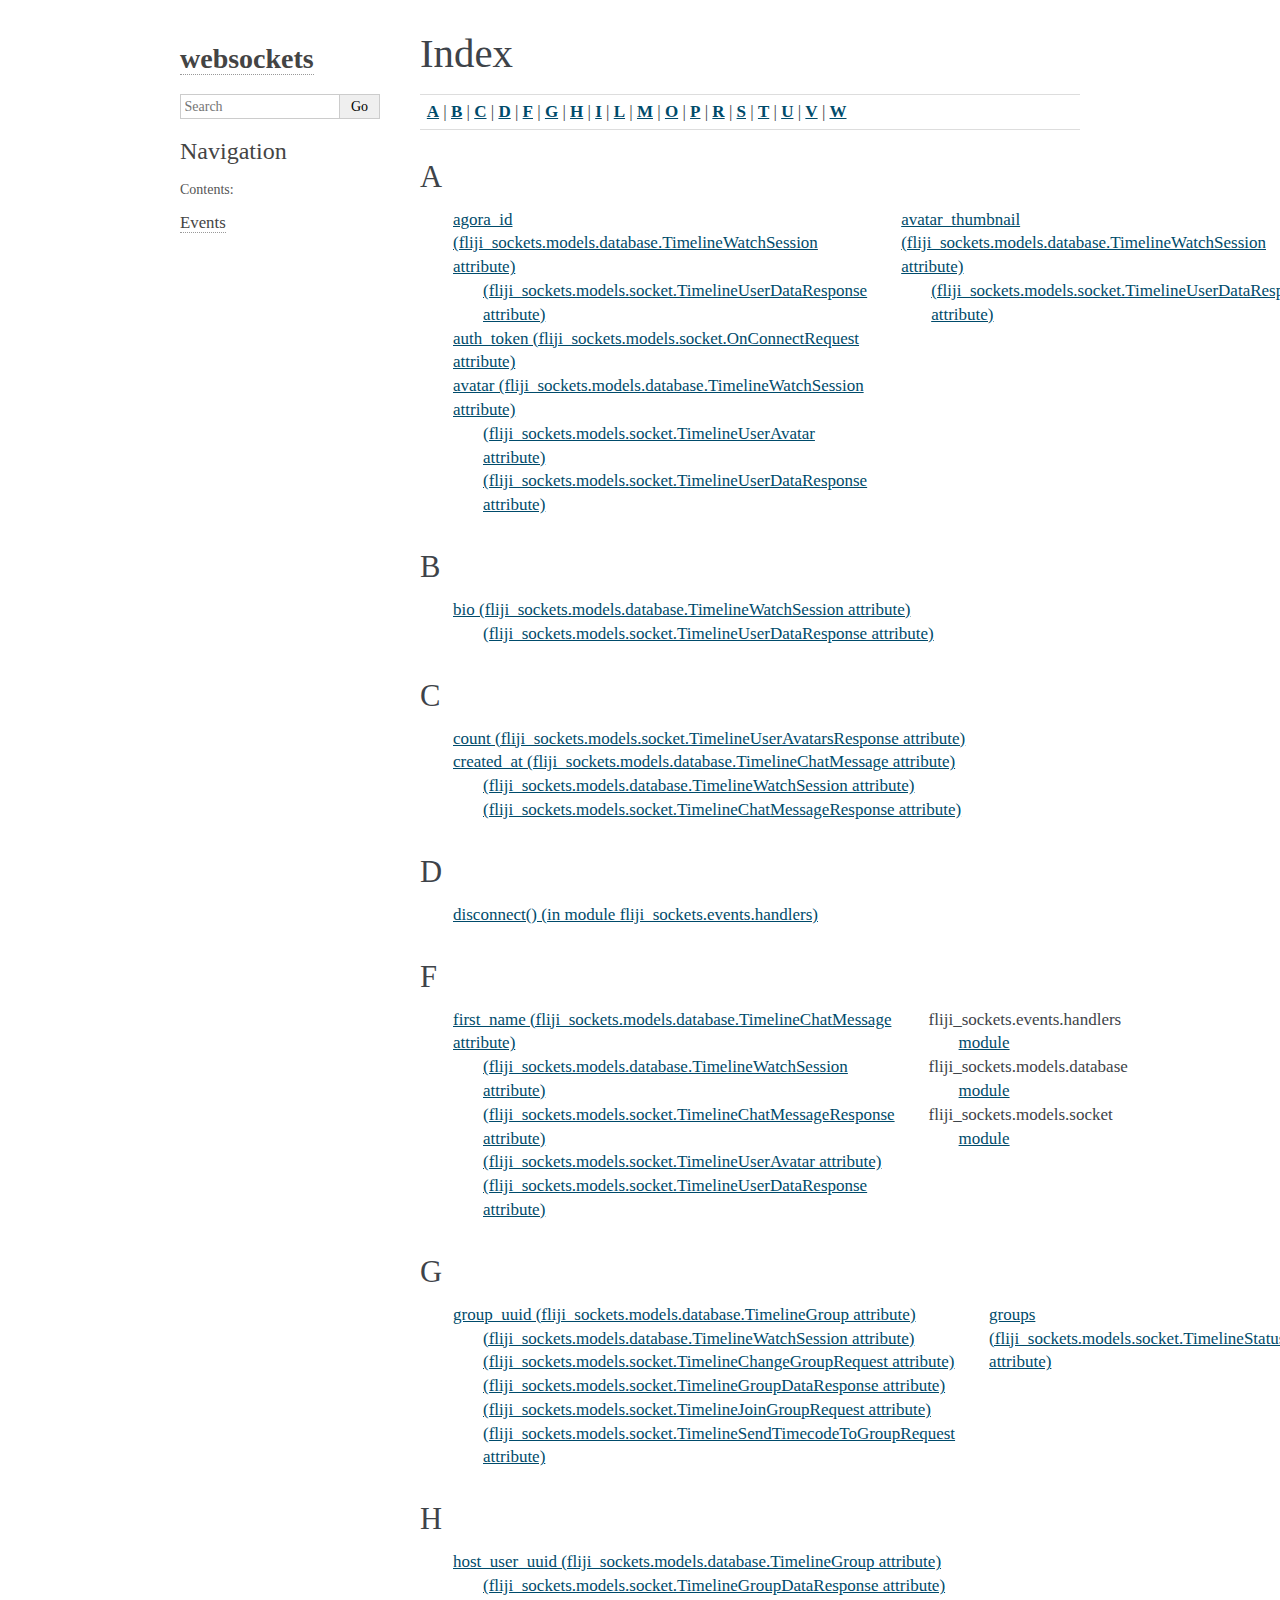
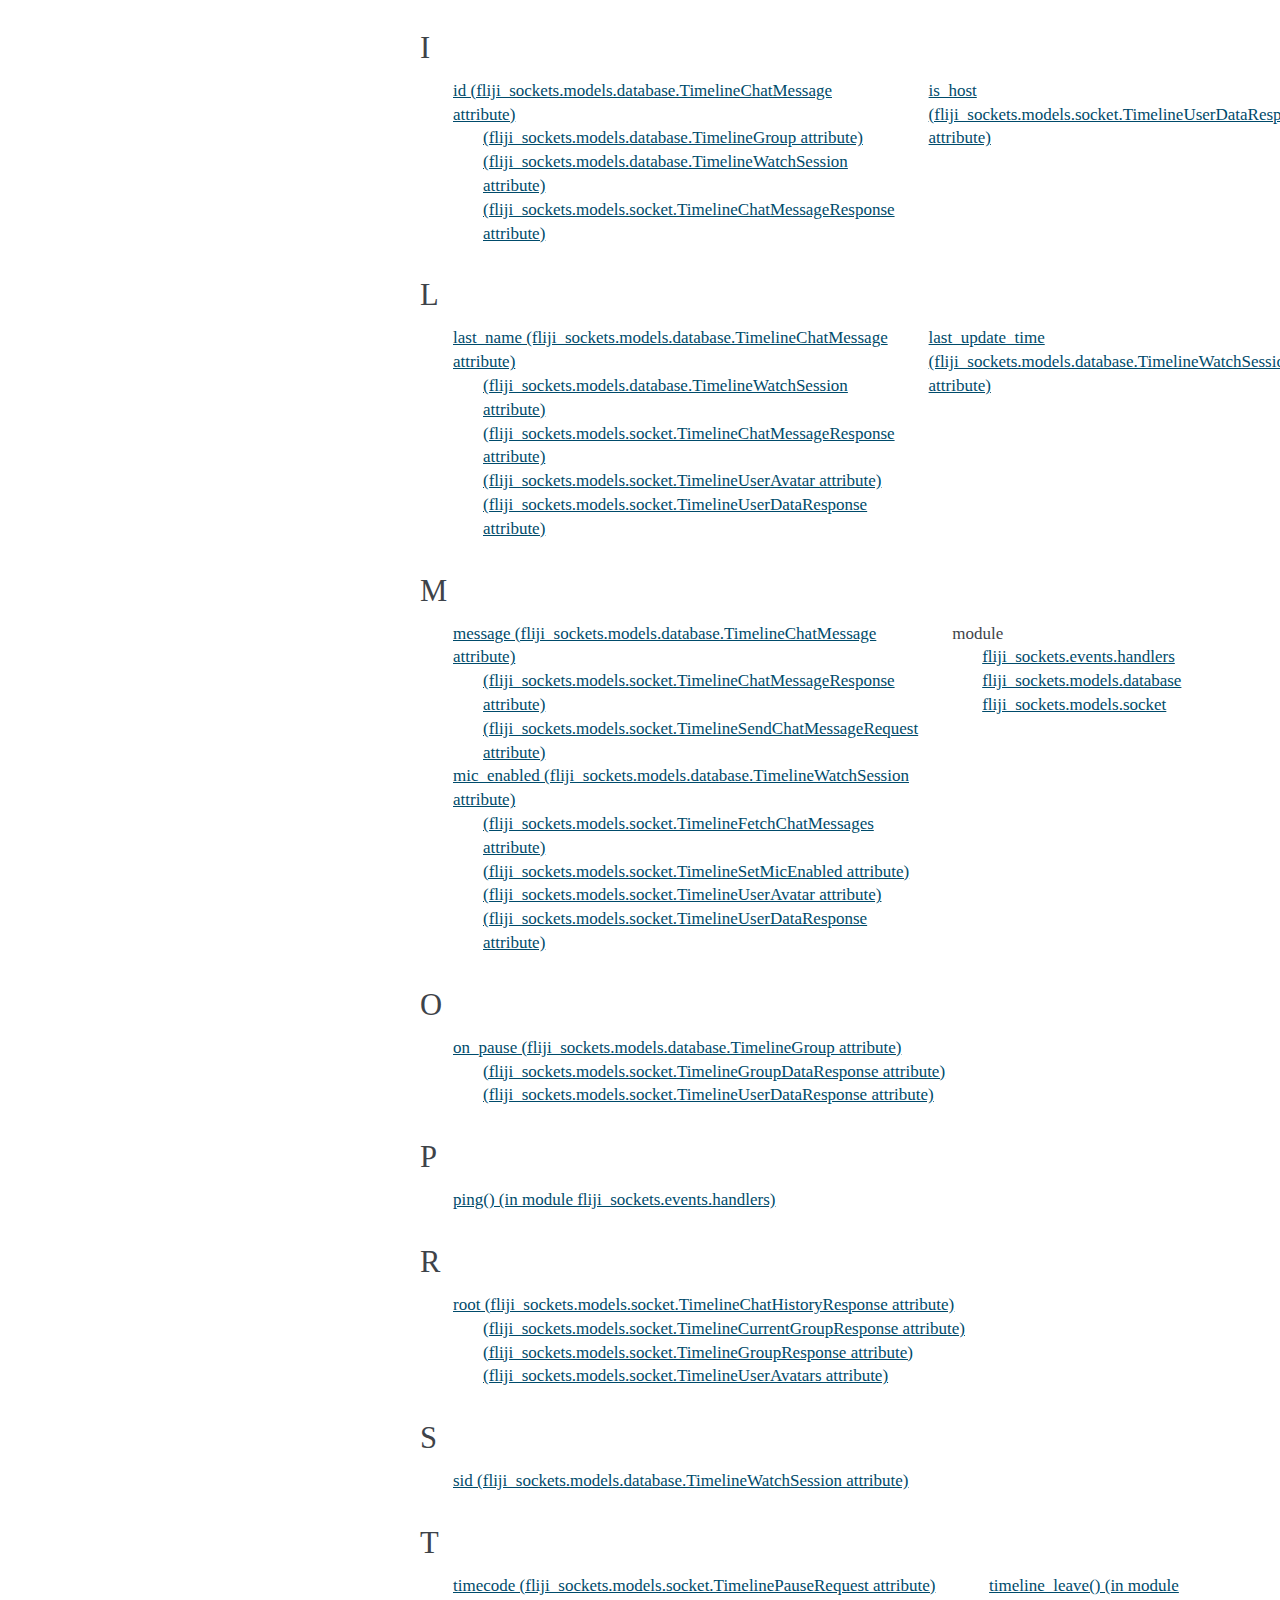
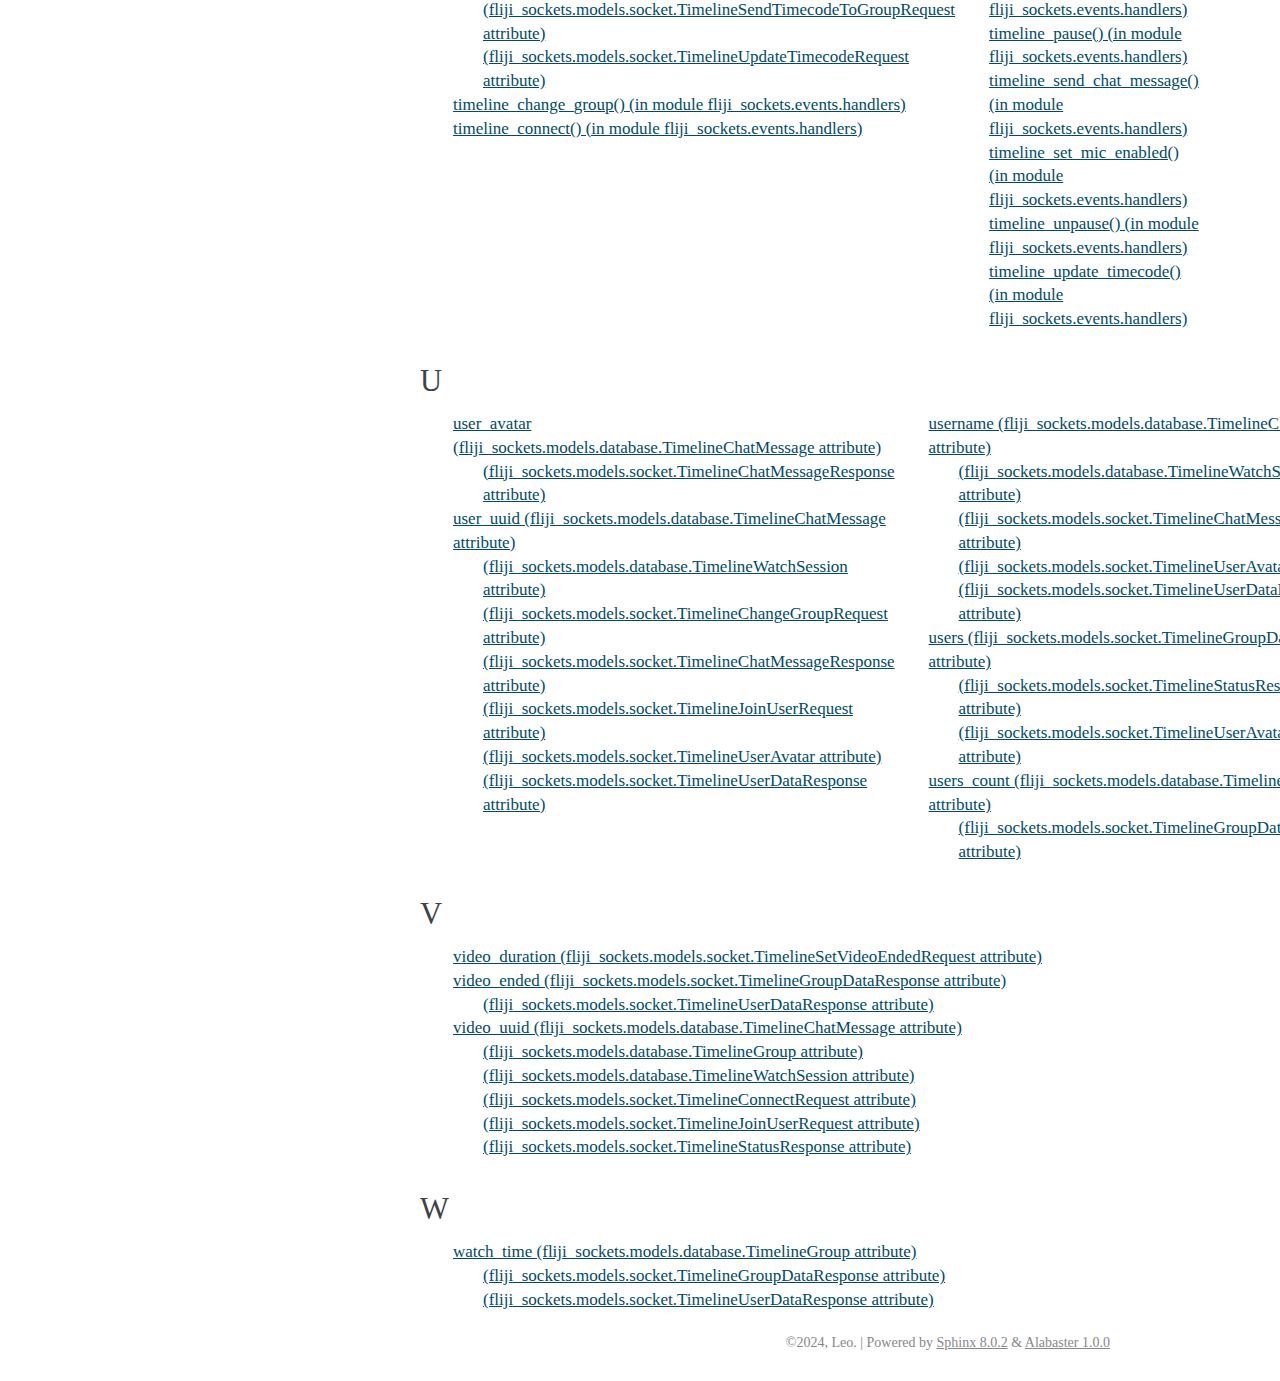
<file: docs/_build/genindex.html>
<!DOCTYPE html>

<html lang="en" data-content_root="./">
  <head>
    <meta charset="utf-8" />
    <meta name="viewport" content="width=device-width, initial-scale=1.0" />
    <title>Index &#8212; websockets  documentation</title>
    <link rel="stylesheet" type="text/css" href="_static/pygments.css?v=d1102ebc" />
    <link rel="stylesheet" type="text/css" href="_static/basic.css?v=c058f7c8" />
    <link rel="stylesheet" type="text/css" href="_static/alabaster.css?v=27fed22d" />
    <link rel="stylesheet" type="text/css" href="_static/autodoc_pydantic.css?v=a0a71c94" />
    <script src="_static/documentation_options.js?v=5929fcd5"></script>
    <script src="_static/doctools.js?v=9a2dae69"></script>
    <script src="_static/sphinx_highlight.js?v=dc90522c"></script>
    <link rel="index" title="Index" href="#" />
    <link rel="search" title="Search" href="search.html" />
   
  <link rel="stylesheet" href="_static/custom.css" type="text/css" />
  

  
  

  </head><body>
  

    <div class="document">
      <div class="documentwrapper">
        <div class="bodywrapper">
          

          <div class="body" role="main">
            

<h1 id="index">Index</h1>

<div class="genindex-jumpbox">
 <a href="#A"><strong>A</strong></a>
 | <a href="#B"><strong>B</strong></a>
 | <a href="#C"><strong>C</strong></a>
 | <a href="#D"><strong>D</strong></a>
 | <a href="#F"><strong>F</strong></a>
 | <a href="#G"><strong>G</strong></a>
 | <a href="#H"><strong>H</strong></a>
 | <a href="#I"><strong>I</strong></a>
 | <a href="#L"><strong>L</strong></a>
 | <a href="#M"><strong>M</strong></a>
 | <a href="#O"><strong>O</strong></a>
 | <a href="#P"><strong>P</strong></a>
 | <a href="#R"><strong>R</strong></a>
 | <a href="#S"><strong>S</strong></a>
 | <a href="#T"><strong>T</strong></a>
 | <a href="#U"><strong>U</strong></a>
 | <a href="#V"><strong>V</strong></a>
 | <a href="#W"><strong>W</strong></a>
 
</div>
<h2 id="A">A</h2>
<table style="width: 100%" class="indextable genindextable"><tr>
  <td style="width: 33%; vertical-align: top;"><ul>
      <li><a href="events.html#fliji_sockets.models.database.TimelineWatchSession.agora_id">agora_id (fliji_sockets.models.database.TimelineWatchSession attribute)</a>

      <ul>
        <li><a href="events.html#fliji_sockets.models.socket.TimelineUserDataResponse.agora_id">(fliji_sockets.models.socket.TimelineUserDataResponse attribute)</a>
</li>
      </ul></li>
      <li><a href="events.html#fliji_sockets.models.socket.OnConnectRequest.auth_token">auth_token (fliji_sockets.models.socket.OnConnectRequest attribute)</a>
</li>
      <li><a href="events.html#fliji_sockets.models.database.TimelineWatchSession.avatar">avatar (fliji_sockets.models.database.TimelineWatchSession attribute)</a>

      <ul>
        <li><a href="events.html#fliji_sockets.models.socket.TimelineUserAvatar.avatar">(fliji_sockets.models.socket.TimelineUserAvatar attribute)</a>
</li>
        <li><a href="events.html#fliji_sockets.models.socket.TimelineUserDataResponse.avatar">(fliji_sockets.models.socket.TimelineUserDataResponse attribute)</a>
</li>
      </ul></li>
  </ul></td>
  <td style="width: 33%; vertical-align: top;"><ul>
      <li><a href="events.html#fliji_sockets.models.database.TimelineWatchSession.avatar_thumbnail">avatar_thumbnail (fliji_sockets.models.database.TimelineWatchSession attribute)</a>

      <ul>
        <li><a href="events.html#fliji_sockets.models.socket.TimelineUserDataResponse.avatar_thumbnail">(fliji_sockets.models.socket.TimelineUserDataResponse attribute)</a>
</li>
      </ul></li>
  </ul></td>
</tr></table>

<h2 id="B">B</h2>
<table style="width: 100%" class="indextable genindextable"><tr>
  <td style="width: 33%; vertical-align: top;"><ul>
      <li><a href="events.html#fliji_sockets.models.database.TimelineWatchSession.bio">bio (fliji_sockets.models.database.TimelineWatchSession attribute)</a>

      <ul>
        <li><a href="events.html#fliji_sockets.models.socket.TimelineUserDataResponse.bio">(fliji_sockets.models.socket.TimelineUserDataResponse attribute)</a>
</li>
      </ul></li>
  </ul></td>
</tr></table>

<h2 id="C">C</h2>
<table style="width: 100%" class="indextable genindextable"><tr>
  <td style="width: 33%; vertical-align: top;"><ul>
      <li><a href="events.html#fliji_sockets.models.socket.TimelineUserAvatarsResponse.count">count (fliji_sockets.models.socket.TimelineUserAvatarsResponse attribute)</a>
</li>
      <li><a href="events.html#fliji_sockets.models.database.TimelineChatMessage.created_at">created_at (fliji_sockets.models.database.TimelineChatMessage attribute)</a>

      <ul>
        <li><a href="events.html#fliji_sockets.models.database.TimelineWatchSession.created_at">(fliji_sockets.models.database.TimelineWatchSession attribute)</a>
</li>
        <li><a href="events.html#fliji_sockets.models.socket.TimelineChatMessageResponse.created_at">(fliji_sockets.models.socket.TimelineChatMessageResponse attribute)</a>
</li>
      </ul></li>
  </ul></td>
</tr></table>

<h2 id="D">D</h2>
<table style="width: 100%" class="indextable genindextable"><tr>
  <td style="width: 33%; vertical-align: top;"><ul>
      <li><a href="events.html#fliji_sockets.events.handlers.disconnect">disconnect() (in module fliji_sockets.events.handlers)</a>
</li>
  </ul></td>
</tr></table>

<h2 id="F">F</h2>
<table style="width: 100%" class="indextable genindextable"><tr>
  <td style="width: 33%; vertical-align: top;"><ul>
      <li><a href="events.html#fliji_sockets.models.database.TimelineChatMessage.first_name">first_name (fliji_sockets.models.database.TimelineChatMessage attribute)</a>

      <ul>
        <li><a href="events.html#fliji_sockets.models.database.TimelineWatchSession.first_name">(fliji_sockets.models.database.TimelineWatchSession attribute)</a>
</li>
        <li><a href="events.html#fliji_sockets.models.socket.TimelineChatMessageResponse.first_name">(fliji_sockets.models.socket.TimelineChatMessageResponse attribute)</a>
</li>
        <li><a href="events.html#fliji_sockets.models.socket.TimelineUserAvatar.first_name">(fliji_sockets.models.socket.TimelineUserAvatar attribute)</a>
</li>
        <li><a href="events.html#fliji_sockets.models.socket.TimelineUserDataResponse.first_name">(fliji_sockets.models.socket.TimelineUserDataResponse attribute)</a>
</li>
      </ul></li>
  </ul></td>
  <td style="width: 33%; vertical-align: top;"><ul>
      <li>
    fliji_sockets.events.handlers

      <ul>
        <li><a href="events.html#module-fliji_sockets.events.handlers">module</a>
</li>
      </ul></li>
      <li>
    fliji_sockets.models.database

      <ul>
        <li><a href="events.html#module-fliji_sockets.models.database">module</a>
</li>
      </ul></li>
      <li>
    fliji_sockets.models.socket

      <ul>
        <li><a href="events.html#module-fliji_sockets.models.socket">module</a>
</li>
      </ul></li>
  </ul></td>
</tr></table>

<h2 id="G">G</h2>
<table style="width: 100%" class="indextable genindextable"><tr>
  <td style="width: 33%; vertical-align: top;"><ul>
      <li><a href="events.html#fliji_sockets.models.database.TimelineGroup.group_uuid">group_uuid (fliji_sockets.models.database.TimelineGroup attribute)</a>

      <ul>
        <li><a href="events.html#fliji_sockets.models.database.TimelineWatchSession.group_uuid">(fliji_sockets.models.database.TimelineWatchSession attribute)</a>
</li>
        <li><a href="events.html#fliji_sockets.models.socket.TimelineChangeGroupRequest.group_uuid">(fliji_sockets.models.socket.TimelineChangeGroupRequest attribute)</a>
</li>
        <li><a href="events.html#fliji_sockets.models.socket.TimelineGroupDataResponse.group_uuid">(fliji_sockets.models.socket.TimelineGroupDataResponse attribute)</a>
</li>
        <li><a href="events.html#fliji_sockets.models.socket.TimelineJoinGroupRequest.group_uuid">(fliji_sockets.models.socket.TimelineJoinGroupRequest attribute)</a>
</li>
        <li><a href="events.html#fliji_sockets.models.socket.TimelineSendTimecodeToGroupRequest.group_uuid">(fliji_sockets.models.socket.TimelineSendTimecodeToGroupRequest attribute)</a>
</li>
      </ul></li>
  </ul></td>
  <td style="width: 33%; vertical-align: top;"><ul>
      <li><a href="events.html#fliji_sockets.models.socket.TimelineStatusResponse.groups">groups (fliji_sockets.models.socket.TimelineStatusResponse attribute)</a>
</li>
  </ul></td>
</tr></table>

<h2 id="H">H</h2>
<table style="width: 100%" class="indextable genindextable"><tr>
  <td style="width: 33%; vertical-align: top;"><ul>
      <li><a href="events.html#fliji_sockets.models.database.TimelineGroup.host_user_uuid">host_user_uuid (fliji_sockets.models.database.TimelineGroup attribute)</a>

      <ul>
        <li><a href="events.html#fliji_sockets.models.socket.TimelineGroupDataResponse.host_user_uuid">(fliji_sockets.models.socket.TimelineGroupDataResponse attribute)</a>
</li>
      </ul></li>
  </ul></td>
</tr></table>

<h2 id="I">I</h2>
<table style="width: 100%" class="indextable genindextable"><tr>
  <td style="width: 33%; vertical-align: top;"><ul>
      <li><a href="events.html#fliji_sockets.models.database.TimelineChatMessage.id">id (fliji_sockets.models.database.TimelineChatMessage attribute)</a>

      <ul>
        <li><a href="events.html#fliji_sockets.models.database.TimelineGroup.id">(fliji_sockets.models.database.TimelineGroup attribute)</a>
</li>
        <li><a href="events.html#fliji_sockets.models.database.TimelineWatchSession.id">(fliji_sockets.models.database.TimelineWatchSession attribute)</a>
</li>
        <li><a href="events.html#fliji_sockets.models.socket.TimelineChatMessageResponse.id">(fliji_sockets.models.socket.TimelineChatMessageResponse attribute)</a>
</li>
      </ul></li>
  </ul></td>
  <td style="width: 33%; vertical-align: top;"><ul>
      <li><a href="events.html#fliji_sockets.models.socket.TimelineUserDataResponse.is_host">is_host (fliji_sockets.models.socket.TimelineUserDataResponse attribute)</a>
</li>
  </ul></td>
</tr></table>

<h2 id="L">L</h2>
<table style="width: 100%" class="indextable genindextable"><tr>
  <td style="width: 33%; vertical-align: top;"><ul>
      <li><a href="events.html#fliji_sockets.models.database.TimelineChatMessage.last_name">last_name (fliji_sockets.models.database.TimelineChatMessage attribute)</a>

      <ul>
        <li><a href="events.html#fliji_sockets.models.database.TimelineWatchSession.last_name">(fliji_sockets.models.database.TimelineWatchSession attribute)</a>
</li>
        <li><a href="events.html#fliji_sockets.models.socket.TimelineChatMessageResponse.last_name">(fliji_sockets.models.socket.TimelineChatMessageResponse attribute)</a>
</li>
        <li><a href="events.html#fliji_sockets.models.socket.TimelineUserAvatar.last_name">(fliji_sockets.models.socket.TimelineUserAvatar attribute)</a>
</li>
        <li><a href="events.html#fliji_sockets.models.socket.TimelineUserDataResponse.last_name">(fliji_sockets.models.socket.TimelineUserDataResponse attribute)</a>
</li>
      </ul></li>
  </ul></td>
  <td style="width: 33%; vertical-align: top;"><ul>
      <li><a href="events.html#fliji_sockets.models.database.TimelineWatchSession.last_update_time">last_update_time (fliji_sockets.models.database.TimelineWatchSession attribute)</a>
</li>
  </ul></td>
</tr></table>

<h2 id="M">M</h2>
<table style="width: 100%" class="indextable genindextable"><tr>
  <td style="width: 33%; vertical-align: top;"><ul>
      <li><a href="events.html#fliji_sockets.models.database.TimelineChatMessage.message">message (fliji_sockets.models.database.TimelineChatMessage attribute)</a>

      <ul>
        <li><a href="events.html#fliji_sockets.models.socket.TimelineChatMessageResponse.message">(fliji_sockets.models.socket.TimelineChatMessageResponse attribute)</a>
</li>
        <li><a href="events.html#fliji_sockets.models.socket.TimelineSendChatMessageRequest.message">(fliji_sockets.models.socket.TimelineSendChatMessageRequest attribute)</a>
</li>
      </ul></li>
      <li><a href="events.html#fliji_sockets.models.database.TimelineWatchSession.mic_enabled">mic_enabled (fliji_sockets.models.database.TimelineWatchSession attribute)</a>

      <ul>
        <li><a href="events.html#fliji_sockets.models.socket.TimelineFetchChatMessages.mic_enabled">(fliji_sockets.models.socket.TimelineFetchChatMessages attribute)</a>
</li>
        <li><a href="events.html#fliji_sockets.models.socket.TimelineSetMicEnabled.mic_enabled">(fliji_sockets.models.socket.TimelineSetMicEnabled attribute)</a>
</li>
        <li><a href="events.html#fliji_sockets.models.socket.TimelineUserAvatar.mic_enabled">(fliji_sockets.models.socket.TimelineUserAvatar attribute)</a>
</li>
        <li><a href="events.html#fliji_sockets.models.socket.TimelineUserDataResponse.mic_enabled">(fliji_sockets.models.socket.TimelineUserDataResponse attribute)</a>
</li>
      </ul></li>
  </ul></td>
  <td style="width: 33%; vertical-align: top;"><ul>
      <li>
    module

      <ul>
        <li><a href="events.html#module-fliji_sockets.events.handlers">fliji_sockets.events.handlers</a>
</li>
        <li><a href="events.html#module-fliji_sockets.models.database">fliji_sockets.models.database</a>
</li>
        <li><a href="events.html#module-fliji_sockets.models.socket">fliji_sockets.models.socket</a>
</li>
      </ul></li>
  </ul></td>
</tr></table>

<h2 id="O">O</h2>
<table style="width: 100%" class="indextable genindextable"><tr>
  <td style="width: 33%; vertical-align: top;"><ul>
      <li><a href="events.html#fliji_sockets.models.database.TimelineGroup.on_pause">on_pause (fliji_sockets.models.database.TimelineGroup attribute)</a>

      <ul>
        <li><a href="events.html#fliji_sockets.models.socket.TimelineGroupDataResponse.on_pause">(fliji_sockets.models.socket.TimelineGroupDataResponse attribute)</a>
</li>
        <li><a href="events.html#fliji_sockets.models.socket.TimelineUserDataResponse.on_pause">(fliji_sockets.models.socket.TimelineUserDataResponse attribute)</a>
</li>
      </ul></li>
  </ul></td>
</tr></table>

<h2 id="P">P</h2>
<table style="width: 100%" class="indextable genindextable"><tr>
  <td style="width: 33%; vertical-align: top;"><ul>
      <li><a href="events.html#fliji_sockets.events.handlers.ping">ping() (in module fliji_sockets.events.handlers)</a>
</li>
  </ul></td>
</tr></table>

<h2 id="R">R</h2>
<table style="width: 100%" class="indextable genindextable"><tr>
  <td style="width: 33%; vertical-align: top;"><ul>
      <li><a href="events.html#fliji_sockets.models.socket.TimelineChatHistoryResponse.root">root (fliji_sockets.models.socket.TimelineChatHistoryResponse attribute)</a>

      <ul>
        <li><a href="events.html#fliji_sockets.models.socket.TimelineCurrentGroupResponse.root">(fliji_sockets.models.socket.TimelineCurrentGroupResponse attribute)</a>
</li>
        <li><a href="events.html#fliji_sockets.models.socket.TimelineGroupResponse.root">(fliji_sockets.models.socket.TimelineGroupResponse attribute)</a>
</li>
        <li><a href="events.html#fliji_sockets.models.socket.TimelineUserAvatars.root">(fliji_sockets.models.socket.TimelineUserAvatars attribute)</a>
</li>
      </ul></li>
  </ul></td>
</tr></table>

<h2 id="S">S</h2>
<table style="width: 100%" class="indextable genindextable"><tr>
  <td style="width: 33%; vertical-align: top;"><ul>
      <li><a href="events.html#fliji_sockets.models.database.TimelineWatchSession.sid">sid (fliji_sockets.models.database.TimelineWatchSession attribute)</a>
</li>
  </ul></td>
</tr></table>

<h2 id="T">T</h2>
<table style="width: 100%" class="indextable genindextable"><tr>
  <td style="width: 33%; vertical-align: top;"><ul>
      <li><a href="events.html#fliji_sockets.models.socket.TimelinePauseRequest.timecode">timecode (fliji_sockets.models.socket.TimelinePauseRequest attribute)</a>

      <ul>
        <li><a href="events.html#fliji_sockets.models.socket.TimelineSendTimecodeToGroupRequest.timecode">(fliji_sockets.models.socket.TimelineSendTimecodeToGroupRequest attribute)</a>
</li>
        <li><a href="events.html#fliji_sockets.models.socket.TimelineUpdateTimecodeRequest.timecode">(fliji_sockets.models.socket.TimelineUpdateTimecodeRequest attribute)</a>
</li>
      </ul></li>
      <li><a href="events.html#fliji_sockets.events.handlers.timeline_change_group">timeline_change_group() (in module fliji_sockets.events.handlers)</a>
</li>
      <li><a href="events.html#fliji_sockets.events.handlers.timeline_connect">timeline_connect() (in module fliji_sockets.events.handlers)</a>
</li>
  </ul></td>
  <td style="width: 33%; vertical-align: top;"><ul>
      <li><a href="events.html#fliji_sockets.events.handlers.timeline_leave">timeline_leave() (in module fliji_sockets.events.handlers)</a>
</li>
      <li><a href="events.html#fliji_sockets.events.handlers.timeline_pause">timeline_pause() (in module fliji_sockets.events.handlers)</a>
</li>
      <li><a href="events.html#fliji_sockets.events.handlers.timeline_send_chat_message">timeline_send_chat_message() (in module fliji_sockets.events.handlers)</a>
</li>
      <li><a href="events.html#fliji_sockets.events.handlers.timeline_set_mic_enabled">timeline_set_mic_enabled() (in module fliji_sockets.events.handlers)</a>
</li>
      <li><a href="events.html#fliji_sockets.events.handlers.timeline_unpause">timeline_unpause() (in module fliji_sockets.events.handlers)</a>
</li>
      <li><a href="events.html#fliji_sockets.events.handlers.timeline_update_timecode">timeline_update_timecode() (in module fliji_sockets.events.handlers)</a>
</li>
  </ul></td>
</tr></table>

<h2 id="U">U</h2>
<table style="width: 100%" class="indextable genindextable"><tr>
  <td style="width: 33%; vertical-align: top;"><ul>
      <li><a href="events.html#fliji_sockets.models.database.TimelineChatMessage.user_avatar">user_avatar (fliji_sockets.models.database.TimelineChatMessage attribute)</a>

      <ul>
        <li><a href="events.html#fliji_sockets.models.socket.TimelineChatMessageResponse.user_avatar">(fliji_sockets.models.socket.TimelineChatMessageResponse attribute)</a>
</li>
      </ul></li>
      <li><a href="events.html#fliji_sockets.models.database.TimelineChatMessage.user_uuid">user_uuid (fliji_sockets.models.database.TimelineChatMessage attribute)</a>

      <ul>
        <li><a href="events.html#fliji_sockets.models.database.TimelineWatchSession.user_uuid">(fliji_sockets.models.database.TimelineWatchSession attribute)</a>
</li>
        <li><a href="events.html#fliji_sockets.models.socket.TimelineChangeGroupRequest.user_uuid">(fliji_sockets.models.socket.TimelineChangeGroupRequest attribute)</a>
</li>
        <li><a href="events.html#fliji_sockets.models.socket.TimelineChatMessageResponse.user_uuid">(fliji_sockets.models.socket.TimelineChatMessageResponse attribute)</a>
</li>
        <li><a href="events.html#fliji_sockets.models.socket.TimelineJoinUserRequest.user_uuid">(fliji_sockets.models.socket.TimelineJoinUserRequest attribute)</a>
</li>
        <li><a href="events.html#fliji_sockets.models.socket.TimelineUserAvatar.user_uuid">(fliji_sockets.models.socket.TimelineUserAvatar attribute)</a>
</li>
        <li><a href="events.html#fliji_sockets.models.socket.TimelineUserDataResponse.user_uuid">(fliji_sockets.models.socket.TimelineUserDataResponse attribute)</a>
</li>
      </ul></li>
  </ul></td>
  <td style="width: 33%; vertical-align: top;"><ul>
      <li><a href="events.html#fliji_sockets.models.database.TimelineChatMessage.username">username (fliji_sockets.models.database.TimelineChatMessage attribute)</a>

      <ul>
        <li><a href="events.html#fliji_sockets.models.database.TimelineWatchSession.username">(fliji_sockets.models.database.TimelineWatchSession attribute)</a>
</li>
        <li><a href="events.html#fliji_sockets.models.socket.TimelineChatMessageResponse.username">(fliji_sockets.models.socket.TimelineChatMessageResponse attribute)</a>
</li>
        <li><a href="events.html#fliji_sockets.models.socket.TimelineUserAvatar.username">(fliji_sockets.models.socket.TimelineUserAvatar attribute)</a>
</li>
        <li><a href="events.html#fliji_sockets.models.socket.TimelineUserDataResponse.username">(fliji_sockets.models.socket.TimelineUserDataResponse attribute)</a>
</li>
      </ul></li>
      <li><a href="events.html#fliji_sockets.models.socket.TimelineGroupDataResponse.users">users (fliji_sockets.models.socket.TimelineGroupDataResponse attribute)</a>

      <ul>
        <li><a href="events.html#fliji_sockets.models.socket.TimelineStatusResponse.users">(fliji_sockets.models.socket.TimelineStatusResponse attribute)</a>
</li>
        <li><a href="events.html#fliji_sockets.models.socket.TimelineUserAvatarsResponse.users">(fliji_sockets.models.socket.TimelineUserAvatarsResponse attribute)</a>
</li>
      </ul></li>
      <li><a href="events.html#fliji_sockets.models.database.TimelineGroup.users_count">users_count (fliji_sockets.models.database.TimelineGroup attribute)</a>

      <ul>
        <li><a href="events.html#fliji_sockets.models.socket.TimelineGroupDataResponse.users_count">(fliji_sockets.models.socket.TimelineGroupDataResponse attribute)</a>
</li>
      </ul></li>
  </ul></td>
</tr></table>

<h2 id="V">V</h2>
<table style="width: 100%" class="indextable genindextable"><tr>
  <td style="width: 33%; vertical-align: top;"><ul>
      <li><a href="events.html#fliji_sockets.models.socket.TimelineSetVideoEndedRequest.video_duration">video_duration (fliji_sockets.models.socket.TimelineSetVideoEndedRequest attribute)</a>
</li>
      <li><a href="events.html#fliji_sockets.models.socket.TimelineGroupDataResponse.video_ended">video_ended (fliji_sockets.models.socket.TimelineGroupDataResponse attribute)</a>

      <ul>
        <li><a href="events.html#fliji_sockets.models.socket.TimelineUserDataResponse.video_ended">(fliji_sockets.models.socket.TimelineUserDataResponse attribute)</a>
</li>
      </ul></li>
      <li><a href="events.html#fliji_sockets.models.database.TimelineChatMessage.video_uuid">video_uuid (fliji_sockets.models.database.TimelineChatMessage attribute)</a>

      <ul>
        <li><a href="events.html#fliji_sockets.models.database.TimelineGroup.video_uuid">(fliji_sockets.models.database.TimelineGroup attribute)</a>
</li>
        <li><a href="events.html#fliji_sockets.models.database.TimelineWatchSession.video_uuid">(fliji_sockets.models.database.TimelineWatchSession attribute)</a>
</li>
        <li><a href="events.html#fliji_sockets.models.socket.TimelineConnectRequest.video_uuid">(fliji_sockets.models.socket.TimelineConnectRequest attribute)</a>
</li>
        <li><a href="events.html#fliji_sockets.models.socket.TimelineJoinUserRequest.video_uuid">(fliji_sockets.models.socket.TimelineJoinUserRequest attribute)</a>
</li>
        <li><a href="events.html#fliji_sockets.models.socket.TimelineStatusResponse.video_uuid">(fliji_sockets.models.socket.TimelineStatusResponse attribute)</a>
</li>
      </ul></li>
  </ul></td>
</tr></table>

<h2 id="W">W</h2>
<table style="width: 100%" class="indextable genindextable"><tr>
  <td style="width: 33%; vertical-align: top;"><ul>
      <li><a href="events.html#fliji_sockets.models.database.TimelineGroup.watch_time">watch_time (fliji_sockets.models.database.TimelineGroup attribute)</a>

      <ul>
        <li><a href="events.html#fliji_sockets.models.socket.TimelineGroupDataResponse.watch_time">(fliji_sockets.models.socket.TimelineGroupDataResponse attribute)</a>
</li>
        <li><a href="events.html#fliji_sockets.models.socket.TimelineUserDataResponse.watch_time">(fliji_sockets.models.socket.TimelineUserDataResponse attribute)</a>
</li>
      </ul></li>
  </ul></td>
</tr></table>



          </div>
          
        </div>
      </div>
      <div class="sphinxsidebar" role="navigation" aria-label="Main">
        <div class="sphinxsidebarwrapper">
<h1 class="logo"><a href="index.html">websockets</a></h1>









<search id="searchbox" style="display: none" role="search">
    <div class="searchformwrapper">
    <form class="search" action="search.html" method="get">
      <input type="text" name="q" aria-labelledby="searchlabel" autocomplete="off" autocorrect="off" autocapitalize="off" spellcheck="false" placeholder="Search"/>
      <input type="submit" value="Go" />
    </form>
    </div>
</search>
<script>document.getElementById('searchbox').style.display = "block"</script><h3>Navigation</h3>
<p class="caption" role="heading"><span class="caption-text">Contents:</span></p>
<ul>
<li class="toctree-l1"><a class="reference internal" href="events.html">Events</a></li>
</ul>

<div class="relations">
<h3>Related Topics</h3>
<ul>
  <li><a href="index.html">Documentation overview</a><ul>
  </ul></li>
</ul>
</div>








        </div>
      </div>
      <div class="clearer"></div>
    </div>
    <div class="footer">
      &#169;2024, Leo.
      
      |
      Powered by <a href="https://www.sphinx-doc.org/">Sphinx 8.0.2</a>
      &amp; <a href="https://alabaster.readthedocs.io">Alabaster 1.0.0</a>
      
    </div>

    

    
  </body>
</html>
</file>
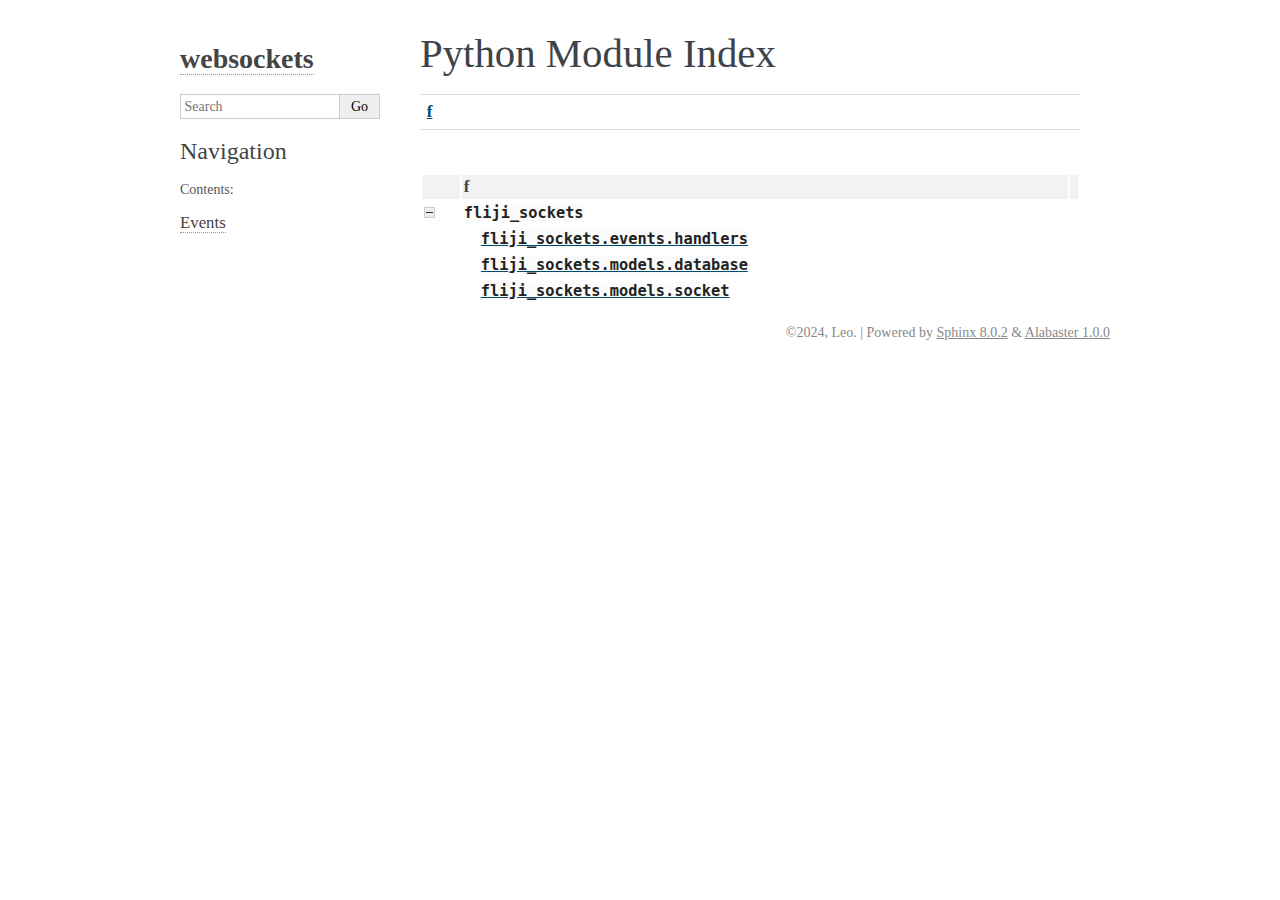
<file: docs/_build/py-modindex.html>
<!DOCTYPE html>

<html lang="en" data-content_root="./">
  <head>
    <meta charset="utf-8" />
    <meta name="viewport" content="width=device-width, initial-scale=1.0" />
    <title>Python Module Index &#8212; websockets  documentation</title>
    <link rel="stylesheet" type="text/css" href="_static/pygments.css?v=d1102ebc" />
    <link rel="stylesheet" type="text/css" href="_static/basic.css?v=c058f7c8" />
    <link rel="stylesheet" type="text/css" href="_static/alabaster.css?v=27fed22d" />
    <link rel="stylesheet" type="text/css" href="_static/autodoc_pydantic.css?v=a0a71c94" />
    <script src="_static/documentation_options.js?v=5929fcd5"></script>
    <script src="_static/doctools.js?v=9a2dae69"></script>
    <script src="_static/sphinx_highlight.js?v=dc90522c"></script>
    <link rel="index" title="Index" href="genindex.html" />
    <link rel="search" title="Search" href="search.html" />

   
  <link rel="stylesheet" href="_static/custom.css" type="text/css" />
  

  
  



  </head><body>
  

    <div class="document">
      <div class="documentwrapper">
        <div class="bodywrapper">
          

          <div class="body" role="main">
            

   <h1>Python Module Index</h1>

   <div class="modindex-jumpbox">
   <a href="#cap-f"><strong>f</strong></a>
   </div>

   <table class="indextable modindextable">
     <tr class="pcap"><td></td><td>&#160;</td><td></td></tr>
     <tr class="cap" id="cap-f"><td></td><td>
       <strong>f</strong></td><td></td></tr>
     <tr>
       <td><img src="_static/minus.png" class="toggler"
              id="toggle-1" style="display: none" alt="-" /></td>
       <td>
       <code class="xref">fliji_sockets</code></td><td>
       <em></em></td></tr>
     <tr class="cg-1">
       <td></td>
       <td>&#160;&#160;&#160;
       <a href="events.html#module-fliji_sockets.events.handlers"><code class="xref">fliji_sockets.events.handlers</code></a></td><td>
       <em></em></td></tr>
     <tr class="cg-1">
       <td></td>
       <td>&#160;&#160;&#160;
       <a href="events.html#module-fliji_sockets.models.database"><code class="xref">fliji_sockets.models.database</code></a></td><td>
       <em></em></td></tr>
     <tr class="cg-1">
       <td></td>
       <td>&#160;&#160;&#160;
       <a href="events.html#module-fliji_sockets.models.socket"><code class="xref">fliji_sockets.models.socket</code></a></td><td>
       <em></em></td></tr>
   </table>


          </div>
          
        </div>
      </div>
      <div class="sphinxsidebar" role="navigation" aria-label="Main">
        <div class="sphinxsidebarwrapper">
<h1 class="logo"><a href="index.html">websockets</a></h1>









<search id="searchbox" style="display: none" role="search">
    <div class="searchformwrapper">
    <form class="search" action="search.html" method="get">
      <input type="text" name="q" aria-labelledby="searchlabel" autocomplete="off" autocorrect="off" autocapitalize="off" spellcheck="false" placeholder="Search"/>
      <input type="submit" value="Go" />
    </form>
    </div>
</search>
<script>document.getElementById('searchbox').style.display = "block"</script><h3>Navigation</h3>
<p class="caption" role="heading"><span class="caption-text">Contents:</span></p>
<ul>
<li class="toctree-l1"><a class="reference internal" href="events.html">Events</a></li>
</ul>

<div class="relations">
<h3>Related Topics</h3>
<ul>
  <li><a href="index.html">Documentation overview</a><ul>
  </ul></li>
</ul>
</div>








        </div>
      </div>
      <div class="clearer"></div>
    </div>
    <div class="footer">
      &#169;2024, Leo.
      
      |
      Powered by <a href="https://www.sphinx-doc.org/">Sphinx 8.0.2</a>
      &amp; <a href="https://alabaster.readthedocs.io">Alabaster 1.0.0</a>
      
    </div>

    

    
  </body>
</html>
</file>
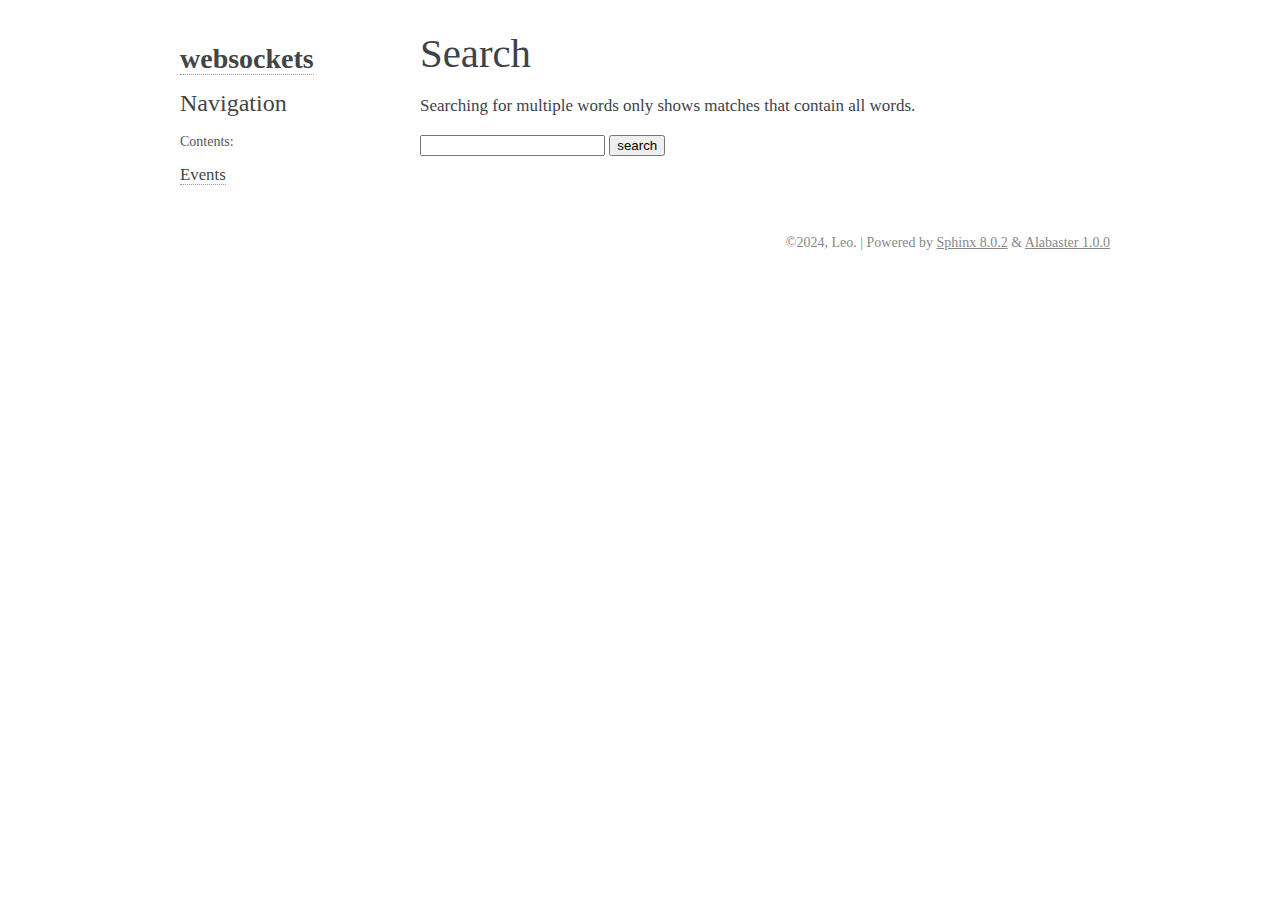
<file: docs/_build/search.html>
<!DOCTYPE html>

<html lang="en" data-content_root="./">
  <head>
    <meta charset="utf-8" />
    <meta name="viewport" content="width=device-width, initial-scale=1.0" />
    <title>Search &#8212; websockets  documentation</title>
    <link rel="stylesheet" type="text/css" href="_static/pygments.css?v=d1102ebc" />
    <link rel="stylesheet" type="text/css" href="_static/basic.css?v=c058f7c8" />
    <link rel="stylesheet" type="text/css" href="_static/alabaster.css?v=27fed22d" />
    <link rel="stylesheet" type="text/css" href="_static/autodoc_pydantic.css?v=a0a71c94" />
    
    <script src="_static/documentation_options.js?v=5929fcd5"></script>
    <script src="_static/doctools.js?v=9a2dae69"></script>
    <script src="_static/sphinx_highlight.js?v=dc90522c"></script>
    <script src="_static/searchtools.js"></script>
    <script src="_static/language_data.js"></script>
    <link rel="index" title="Index" href="genindex.html" />
    <link rel="search" title="Search" href="#" />
    <script src="searchindex.js" defer="defer"></script>
    <meta name="robots" content="noindex" />
    
   
  <link rel="stylesheet" href="_static/custom.css" type="text/css" />
  

  
  


  </head><body>
  

    <div class="document">
      <div class="documentwrapper">
        <div class="bodywrapper">
          

          <div class="body" role="main">
            
  <h1 id="search-documentation">Search</h1>
  
  <noscript>
  <div class="admonition warning">
  <p>
    Please activate JavaScript to enable the search
    functionality.
  </p>
  </div>
  </noscript>
  
  
  <p>
    Searching for multiple words only shows matches that contain
    all words.
  </p>
  
  
  <form action="" method="get">
    <input type="text" name="q" aria-labelledby="search-documentation" value="" autocomplete="off" autocorrect="off" autocapitalize="off" spellcheck="false"/>
    <input type="submit" value="search" />
    <span id="search-progress" style="padding-left: 10px"></span>
  </form>
  
  
  <div id="search-results"></div>
  

          </div>
          
        </div>
      </div>
      <div class="sphinxsidebar" role="navigation" aria-label="Main">
        <div class="sphinxsidebarwrapper">
<h1 class="logo"><a href="index.html">websockets</a></h1>








<h3>Navigation</h3>
<p class="caption" role="heading"><span class="caption-text">Contents:</span></p>
<ul>
<li class="toctree-l1"><a class="reference internal" href="events.html">Events</a></li>
</ul>

<div class="relations">
<h3>Related Topics</h3>
<ul>
  <li><a href="index.html">Documentation overview</a><ul>
  </ul></li>
</ul>
</div>








        </div>
      </div>
      <div class="clearer"></div>
    </div>
    <div class="footer">
      &#169;2024, Leo.
      
      |
      Powered by <a href="https://www.sphinx-doc.org/">Sphinx 8.0.2</a>
      &amp; <a href="https://alabaster.readthedocs.io">Alabaster 1.0.0</a>
      
    </div>

    

    
  </body>
</html>
</file>
<file: docs/_build/_static/pygments.css>
pre { line-height: 125%; }
td.linenos .normal { color: inherit; background-color: transparent; padding-left: 5px; padding-right: 5px; }
span.linenos { color: inherit; background-color: transparent; padding-left: 5px; padding-right: 5px; }
td.linenos .special { color: #000000; background-color: #ffffc0; padding-left: 5px; padding-right: 5px; }
span.linenos.special { color: #000000; background-color: #ffffc0; padding-left: 5px; padding-right: 5px; }
.highlight .hll { background-color: #ffffcc }
.highlight { background: #f8f8f8; }
.highlight .c { color: #8f5902; font-style: italic } /* Comment */
.highlight .err { color: #a40000; border: 1px solid #ef2929 } /* Error */
.highlight .g { color: #000000 } /* Generic */
.highlight .k { color: #004461; font-weight: bold } /* Keyword */
.highlight .l { color: #000000 } /* Literal */
.highlight .n { color: #000000 } /* Name */
.highlight .o { color: #582800 } /* Operator */
.highlight .x { color: #000000 } /* Other */
.highlight .p { color: #000000; font-weight: bold } /* Punctuation */
.highlight .ch { color: #8f5902; font-style: italic } /* Comment.Hashbang */
.highlight .cm { color: #8f5902; font-style: italic } /* Comment.Multiline */
.highlight .cp { color: #8f5902 } /* Comment.Preproc */
.highlight .cpf { color: #8f5902; font-style: italic } /* Comment.PreprocFile */
.highlight .c1 { color: #8f5902; font-style: italic } /* Comment.Single */
.highlight .cs { color: #8f5902; font-style: italic } /* Comment.Special */
.highlight .gd { color: #a40000 } /* Generic.Deleted */
.highlight .ge { color: #000000; font-style: italic } /* Generic.Emph */
.highlight .ges { color: #000000 } /* Generic.EmphStrong */
.highlight .gr { color: #ef2929 } /* Generic.Error */
.highlight .gh { color: #000080; font-weight: bold } /* Generic.Heading */
.highlight .gi { color: #00A000 } /* Generic.Inserted */
.highlight .go { color: #888888 } /* Generic.Output */
.highlight .gp { color: #745334 } /* Generic.Prompt */
.highlight .gs { color: #000000; font-weight: bold } /* Generic.Strong */
.highlight .gu { color: #800080; font-weight: bold } /* Generic.Subheading */
.highlight .gt { color: #a40000; font-weight: bold } /* Generic.Traceback */
.highlight .kc { color: #004461; font-weight: bold } /* Keyword.Constant */
.highlight .kd { color: #004461; font-weight: bold } /* Keyword.Declaration */
.highlight .kn { color: #004461; font-weight: bold } /* Keyword.Namespace */
.highlight .kp { color: #004461; font-weight: bold } /* Keyword.Pseudo */
.highlight .kr { color: #004461; font-weight: bold } /* Keyword.Reserved */
.highlight .kt { color: #004461; font-weight: bold } /* Keyword.Type */
.highlight .ld { color: #000000 } /* Literal.Date */
.highlight .m { color: #990000 } /* Literal.Number */
.highlight .s { color: #4e9a06 } /* Literal.String */
.highlight .na { color: #c4a000 } /* Name.Attribute */
.highlight .nb { color: #004461 } /* Name.Builtin */
.highlight .nc { color: #000000 } /* Name.Class */
.highlight .no { color: #000000 } /* Name.Constant */
.highlight .nd { color: #888888 } /* Name.Decorator */
.highlight .ni { color: #ce5c00 } /* Name.Entity */
.highlight .ne { color: #cc0000; font-weight: bold } /* Name.Exception */
.highlight .nf { color: #000000 } /* Name.Function */
.highlight .nl { color: #f57900 } /* Name.Label */
.highlight .nn { color: #000000 } /* Name.Namespace */
.highlight .nx { color: #000000 } /* Name.Other */
.highlight .py { color: #000000 } /* Name.Property */
.highlight .nt { color: #004461; font-weight: bold } /* Name.Tag */
.highlight .nv { color: #000000 } /* Name.Variable */
.highlight .ow { color: #004461; font-weight: bold } /* Operator.Word */
.highlight .pm { color: #000000; font-weight: bold } /* Punctuation.Marker */
.highlight .w { color: #f8f8f8 } /* Text.Whitespace */
.highlight .mb { color: #990000 } /* Literal.Number.Bin */
.highlight .mf { color: #990000 } /* Literal.Number.Float */
.highlight .mh { color: #990000 } /* Literal.Number.Hex */
.highlight .mi { color: #990000 } /* Literal.Number.Integer */
.highlight .mo { color: #990000 } /* Literal.Number.Oct */
.highlight .sa { color: #4e9a06 } /* Literal.String.Affix */
.highlight .sb { color: #4e9a06 } /* Literal.String.Backtick */
.highlight .sc { color: #4e9a06 } /* Literal.String.Char */
.highlight .dl { color: #4e9a06 } /* Literal.String.Delimiter */
.highlight .sd { color: #8f5902; font-style: italic } /* Literal.String.Doc */
.highlight .s2 { color: #4e9a06 } /* Literal.String.Double */
.highlight .se { color: #4e9a06 } /* Literal.String.Escape */
.highlight .sh { color: #4e9a06 } /* Literal.String.Heredoc */
.highlight .si { color: #4e9a06 } /* Literal.String.Interpol */
.highlight .sx { color: #4e9a06 } /* Literal.String.Other */
.highlight .sr { color: #4e9a06 } /* Literal.String.Regex */
.highlight .s1 { color: #4e9a06 } /* Literal.String.Single */
.highlight .ss { color: #4e9a06 } /* Literal.String.Symbol */
.highlight .bp { color: #3465a4 } /* Name.Builtin.Pseudo */
.highlight .fm { color: #000000 } /* Name.Function.Magic */
.highlight .vc { color: #000000 } /* Name.Variable.Class */
.highlight .vg { color: #000000 } /* Name.Variable.Global */
.highlight .vi { color: #000000 } /* Name.Variable.Instance */
.highlight .vm { color: #000000 } /* Name.Variable.Magic */
.highlight .il { color: #990000 } /* Literal.Number.Integer.Long */
</file>
<file: docs/_build/_static/basic.css>
/*
 * basic.css
 * ~~~~~~~~~
 *
 * Sphinx stylesheet -- basic theme.
 *
 * :copyright: Copyright 2007-2024 by the Sphinx team, see AUTHORS.
 * :license: BSD, see LICENSE for details.
 *
 */

/* -- main layout ----------------------------------------------------------- */

div.clearer {
    clear: both;
}

div.section::after {
    display: block;
    content: '';
    clear: left;
}

/* -- relbar ---------------------------------------------------------------- */

div.related {
    width: 100%;
    font-size: 90%;
}

div.related h3 {
    display: none;
}

div.related ul {
    margin: 0;
    padding: 0 0 0 10px;
    list-style: none;
}

div.related li {
    display: inline;
}

div.related li.right {
    float: right;
    margin-right: 5px;
}

/* -- sidebar --------------------------------------------------------------- */

div.sphinxsidebarwrapper {
    padding: 10px 5px 0 10px;
}

div.sphinxsidebar {
    float: left;
    width: 230px;
    margin-left: -100%;
    font-size: 90%;
    word-wrap: break-word;
    overflow-wrap : break-word;
}

div.sphinxsidebar ul {
    list-style: none;
}

div.sphinxsidebar ul ul,
div.sphinxsidebar ul.want-points {
    margin-left: 20px;
    list-style: square;
}

div.sphinxsidebar ul ul {
    margin-top: 0;
    margin-bottom: 0;
}

div.sphinxsidebar form {
    margin-top: 10px;
}

div.sphinxsidebar input {
    border: 1px solid #98dbcc;
    font-family: sans-serif;
    font-size: 1em;
}

div.sphinxsidebar #searchbox form.search {
    overflow: hidden;
}

div.sphinxsidebar #searchbox input[type="text"] {
    float: left;
    width: 80%;
    padding: 0.25em;
    box-sizing: border-box;
}

div.sphinxsidebar #searchbox input[type="submit"] {
    float: left;
    width: 20%;
    border-left: none;
    padding: 0.25em;
    box-sizing: border-box;
}


img {
    border: 0;
    max-width: 100%;
}

/* -- search page ----------------------------------------------------------- */

ul.search {
    margin: 10px 0 0 20px;
    padding: 0;
}

ul.search li {
    padding: 5px 0 5px 20px;
    background-image: url(file.png);
    background-repeat: no-repeat;
    background-position: 0 7px;
}

ul.search li a {
    font-weight: bold;
}

ul.search li p.context {
    color: #888;
    margin: 2px 0 0 30px;
    text-align: left;
}

ul.keywordmatches li.goodmatch a {
    font-weight: bold;
}

/* -- index page ------------------------------------------------------------ */

table.contentstable {
    width: 90%;
    margin-left: auto;
    margin-right: auto;
}

table.contentstable p.biglink {
    line-height: 150%;
}

a.biglink {
    font-size: 1.3em;
}

span.linkdescr {
    font-style: italic;
    padding-top: 5px;
    font-size: 90%;
}

/* -- general index --------------------------------------------------------- */

table.indextable {
    width: 100%;
}

table.indextable td {
    text-align: left;
    vertical-align: top;
}

table.indextable ul {
    margin-top: 0;
    margin-bottom: 0;
    list-style-type: none;
}

table.indextable > tbody > tr > td > ul {
    padding-left: 0em;
}

table.indextable tr.pcap {
    height: 10px;
}

table.indextable tr.cap {
    margin-top: 10px;
    background-color: #f2f2f2;
}

img.toggler {
    margin-right: 3px;
    margin-top: 3px;
    cursor: pointer;
}

div.modindex-jumpbox {
    border-top: 1px solid #ddd;
    border-bottom: 1px solid #ddd;
    margin: 1em 0 1em 0;
    padding: 0.4em;
}

div.genindex-jumpbox {
    border-top: 1px solid #ddd;
    border-bottom: 1px solid #ddd;
    margin: 1em 0 1em 0;
    padding: 0.4em;
}

/* -- domain module index --------------------------------------------------- */

table.modindextable td {
    padding: 2px;
    border-collapse: collapse;
}

/* -- general body styles --------------------------------------------------- */

div.body {
    min-width: inherit;
    max-width: 800px;
}

div.body p, div.body dd, div.body li, div.body blockquote {
    -moz-hyphens: auto;
    -ms-hyphens: auto;
    -webkit-hyphens: auto;
    hyphens: auto;
}

a.headerlink {
    visibility: hidden;
}

a:visited {
    color: #551A8B;
}

h1:hover > a.headerlink,
h2:hover > a.headerlink,
h3:hover > a.headerlink,
h4:hover > a.headerlink,
h5:hover > a.headerlink,
h6:hover > a.headerlink,
dt:hover > a.headerlink,
caption:hover > a.headerlink,
p.caption:hover > a.headerlink,
div.code-block-caption:hover > a.headerlink {
    visibility: visible;
}

div.body p.caption {
    text-align: inherit;
}

div.body td {
    text-align: left;
}

.first {
    margin-top: 0 !important;
}

p.rubric {
    margin-top: 30px;
    font-weight: bold;
}

img.align-left, figure.align-left, .figure.align-left, object.align-left {
    clear: left;
    float: left;
    margin-right: 1em;
}

img.align-right, figure.align-right, .figure.align-right, object.align-right {
    clear: right;
    float: right;
    margin-left: 1em;
}

img.align-center, figure.align-center, .figure.align-center, object.align-center {
  display: block;
  margin-left: auto;
  margin-right: auto;
}

img.align-default, figure.align-default, .figure.align-default {
  display: block;
  margin-left: auto;
  margin-right: auto;
}

.align-left {
    text-align: left;
}

.align-center {
    text-align: center;
}

.align-default {
    text-align: center;
}

.align-right {
    text-align: right;
}

/* -- sidebars -------------------------------------------------------------- */

div.sidebar,
aside.sidebar {
    margin: 0 0 0.5em 1em;
    border: 1px solid #ddb;
    padding: 7px;
    background-color: #ffe;
    width: 40%;
    float: right;
    clear: right;
    overflow-x: auto;
}

p.sidebar-title {
    font-weight: bold;
}

nav.contents,
aside.topic,
div.admonition, div.topic, blockquote {
    clear: left;
}

/* -- topics ---------------------------------------------------------------- */

nav.contents,
aside.topic,
div.topic {
    border: 1px solid #ccc;
    padding: 7px;
    margin: 10px 0 10px 0;
}

p.topic-title {
    font-size: 1.1em;
    font-weight: bold;
    margin-top: 10px;
}

/* -- admonitions ----------------------------------------------------------- */

div.admonition {
    margin-top: 10px;
    margin-bottom: 10px;
    padding: 7px;
}

div.admonition dt {
    font-weight: bold;
}

p.admonition-title {
    margin: 0px 10px 5px 0px;
    font-weight: bold;
}

div.body p.centered {
    text-align: center;
    margin-top: 25px;
}

/* -- content of sidebars/topics/admonitions -------------------------------- */

div.sidebar > :last-child,
aside.sidebar > :last-child,
nav.contents > :last-child,
aside.topic > :last-child,
div.topic > :last-child,
div.admonition > :last-child {
    margin-bottom: 0;
}

div.sidebar::after,
aside.sidebar::after,
nav.contents::after,
aside.topic::after,
div.topic::after,
div.admonition::after,
blockquote::after {
    display: block;
    content: '';
    clear: both;
}

/* -- tables ---------------------------------------------------------------- */

table.docutils {
    margin-top: 10px;
    margin-bottom: 10px;
    border: 0;
    border-collapse: collapse;
}

table.align-center {
    margin-left: auto;
    margin-right: auto;
}

table.align-default {
    margin-left: auto;
    margin-right: auto;
}

table caption span.caption-number {
    font-style: italic;
}

table caption span.caption-text {
}

table.docutils td, table.docutils th {
    padding: 1px 8px 1px 5px;
    border-top: 0;
    border-left: 0;
    border-right: 0;
    border-bottom: 1px solid #aaa;
}

th {
    text-align: left;
    padding-right: 5px;
}

table.citation {
    border-left: solid 1px gray;
    margin-left: 1px;
}

table.citation td {
    border-bottom: none;
}

th > :first-child,
td > :first-child {
    margin-top: 0px;
}

th > :last-child,
td > :last-child {
    margin-bottom: 0px;
}

/* -- figures --------------------------------------------------------------- */

div.figure, figure {
    margin: 0.5em;
    padding: 0.5em;
}

div.figure p.caption, figcaption {
    padding: 0.3em;
}

div.figure p.caption span.caption-number,
figcaption span.caption-number {
    font-style: italic;
}

div.figure p.caption span.caption-text,
figcaption span.caption-text {
}

/* -- field list styles ----------------------------------------------------- */

table.field-list td, table.field-list th {
    border: 0 !important;
}

.field-list ul {
    margin: 0;
    padding-left: 1em;
}

.field-list p {
    margin: 0;
}

.field-name {
    -moz-hyphens: manual;
    -ms-hyphens: manual;
    -webkit-hyphens: manual;
    hyphens: manual;
}

/* -- hlist styles ---------------------------------------------------------- */

table.hlist {
    margin: 1em 0;
}

table.hlist td {
    vertical-align: top;
}

/* -- object description styles --------------------------------------------- */

.sig {
	font-family: 'Consolas', 'Menlo', 'DejaVu Sans Mono', 'Bitstream Vera Sans Mono', monospace;
}

.sig-name, code.descname {
    background-color: transparent;
    font-weight: bold;
}

.sig-name {
	font-size: 1.1em;
}

code.descname {
    font-size: 1.2em;
}

.sig-prename, code.descclassname {
    background-color: transparent;
}

.optional {
    font-size: 1.3em;
}

.sig-paren {
    font-size: larger;
}

.sig-param.n {
	font-style: italic;
}

/* C++ specific styling */

.sig-inline.c-texpr,
.sig-inline.cpp-texpr {
	font-family: unset;
}

.sig.c   .k, .sig.c   .kt,
.sig.cpp .k, .sig.cpp .kt {
	color: #0033B3;
}

.sig.c   .m,
.sig.cpp .m {
	color: #1750EB;
}

.sig.c   .s, .sig.c   .sc,
.sig.cpp .s, .sig.cpp .sc {
	color: #067D17;
}


/* -- other body styles ----------------------------------------------------- */

ol.arabic {
    list-style: decimal;
}

ol.loweralpha {
    list-style: lower-alpha;
}

ol.upperalpha {
    list-style: upper-alpha;
}

ol.lowerroman {
    list-style: lower-roman;
}

ol.upperroman {
    list-style: upper-roman;
}

:not(li) > ol > li:first-child > :first-child,
:not(li) > ul > li:first-child > :first-child {
    margin-top: 0px;
}

:not(li) > ol > li:last-child > :last-child,
:not(li) > ul > li:last-child > :last-child {
    margin-bottom: 0px;
}

ol.simple ol p,
ol.simple ul p,
ul.simple ol p,
ul.simple ul p {
    margin-top: 0;
}

ol.simple > li:not(:first-child) > p,
ul.simple > li:not(:first-child) > p {
    margin-top: 0;
}

ol.simple p,
ul.simple p {
    margin-bottom: 0;
}

aside.footnote > span,
div.citation > span {
    float: left;
}
aside.footnote > span:last-of-type,
div.citation > span:last-of-type {
  padding-right: 0.5em;
}
aside.footnote > p {
  margin-left: 2em;
}
div.citation > p {
  margin-left: 4em;
}
aside.footnote > p:last-of-type,
div.citation > p:last-of-type {
    margin-bottom: 0em;
}
aside.footnote > p:last-of-type:after,
div.citation > p:last-of-type:after {
    content: "";
    clear: both;
}

dl.field-list {
    display: grid;
    grid-template-columns: fit-content(30%) auto;
}

dl.field-list > dt {
    font-weight: bold;
    word-break: break-word;
    padding-left: 0.5em;
    padding-right: 5px;
}

dl.field-list > dd {
    padding-left: 0.5em;
    margin-top: 0em;
    margin-left: 0em;
    margin-bottom: 0em;
}

dl {
    margin-bottom: 15px;
}

dd > :first-child {
    margin-top: 0px;
}

dd ul, dd table {
    margin-bottom: 10px;
}

dd {
    margin-top: 3px;
    margin-bottom: 10px;
    margin-left: 30px;
}

.sig dd {
    margin-top: 0px;
    margin-bottom: 0px;
}

.sig dl {
    margin-top: 0px;
    margin-bottom: 0px;
}

dl > dd:last-child,
dl > dd:last-child > :last-child {
    margin-bottom: 0;
}

dt:target, span.highlighted {
    background-color: #fbe54e;
}

rect.highlighted {
    fill: #fbe54e;
}

dl.glossary dt {
    font-weight: bold;
    font-size: 1.1em;
}

.versionmodified {
    font-style: italic;
}

.system-message {
    background-color: #fda;
    padding: 5px;
    border: 3px solid red;
}

.footnote:target  {
    background-color: #ffa;
}

.line-block {
    display: block;
    margin-top: 1em;
    margin-bottom: 1em;
}

.line-block .line-block {
    margin-top: 0;
    margin-bottom: 0;
    margin-left: 1.5em;
}

.guilabel, .menuselection {
    font-family: sans-serif;
}

.accelerator {
    text-decoration: underline;
}

.classifier {
    font-style: oblique;
}

.classifier:before {
    font-style: normal;
    margin: 0 0.5em;
    content: ":";
    display: inline-block;
}

abbr, acronym {
    border-bottom: dotted 1px;
    cursor: help;
}

.translated {
    background-color: rgba(207, 255, 207, 0.2)
}

.untranslated {
    background-color: rgba(255, 207, 207, 0.2)
}

/* -- code displays --------------------------------------------------------- */

pre {
    overflow: auto;
    overflow-y: hidden;  /* fixes display issues on Chrome browsers */
}

pre, div[class*="highlight-"] {
    clear: both;
}

span.pre {
    -moz-hyphens: none;
    -ms-hyphens: none;
    -webkit-hyphens: none;
    hyphens: none;
    white-space: nowrap;
}

div[class*="highlight-"] {
    margin: 1em 0;
}

td.linenos pre {
    border: 0;
    background-color: transparent;
    color: #aaa;
}

table.highlighttable {
    display: block;
}

table.highlighttable tbody {
    display: block;
}

table.highlighttable tr {
    display: flex;
}

table.highlighttable td {
    margin: 0;
    padding: 0;
}

table.highlighttable td.linenos {
    padding-right: 0.5em;
}

table.highlighttable td.code {
    flex: 1;
    overflow: hidden;
}

.highlight .hll {
    display: block;
}

div.highlight pre,
table.highlighttable pre {
    margin: 0;
}

div.code-block-caption + div {
    margin-top: 0;
}

div.code-block-caption {
    margin-top: 1em;
    padding: 2px 5px;
    font-size: small;
}

div.code-block-caption code {
    background-color: transparent;
}

table.highlighttable td.linenos,
span.linenos,
div.highlight span.gp {  /* gp: Generic.Prompt */
  user-select: none;
  -webkit-user-select: text; /* Safari fallback only */
  -webkit-user-select: none; /* Chrome/Safari */
  -moz-user-select: none; /* Firefox */
  -ms-user-select: none; /* IE10+ */
}

div.code-block-caption span.caption-number {
    padding: 0.1em 0.3em;
    font-style: italic;
}

div.code-block-caption span.caption-text {
}

div.literal-block-wrapper {
    margin: 1em 0;
}

code.xref, a code {
    background-color: transparent;
    font-weight: bold;
}

h1 code, h2 code, h3 code, h4 code, h5 code, h6 code {
    background-color: transparent;
}

.viewcode-link {
    float: right;
}

.viewcode-back {
    float: right;
    font-family: sans-serif;
}

div.viewcode-block:target {
    margin: -1px -10px;
    padding: 0 10px;
}

/* -- math display ---------------------------------------------------------- */

img.math {
    vertical-align: middle;
}

div.body div.math p {
    text-align: center;
}

span.eqno {
    float: right;
}

span.eqno a.headerlink {
    position: absolute;
    z-index: 1;
}

div.math:hover a.headerlink {
    visibility: visible;
}

/* -- printout stylesheet --------------------------------------------------- */

@media print {
    div.document,
    div.documentwrapper,
    div.bodywrapper {
        margin: 0 !important;
        width: 100%;
    }

    div.sphinxsidebar,
    div.related,
    div.footer,
    #top-link {
        display: none;
    }
}
</file>
<file: docs/_build/_static/alabaster.css>
/* -- page layout ----------------------------------------------------------- */

body {
    font-family: Georgia, serif;
    font-size: 17px;
    background-color: #fff;
    color: #000;
    margin: 0;
    padding: 0;
}


div.document {
    width: 940px;
    margin: 30px auto 0 auto;
}

div.documentwrapper {
    float: left;
    width: 100%;
}

div.bodywrapper {
    margin: 0 0 0 220px;
}

div.sphinxsidebar {
    width: 220px;
    font-size: 14px;
    line-height: 1.5;
}

hr {
    border: 1px solid #B1B4B6;
}

div.body {
    background-color: #fff;
    color: #3E4349;
    padding: 0 30px 0 30px;
}

div.body > .section {
    text-align: left;
}

div.footer {
    width: 940px;
    margin: 20px auto 30px auto;
    font-size: 14px;
    color: #888;
    text-align: right;
}

div.footer a {
    color: #888;
}

p.caption {
    font-family: inherit;
    font-size: inherit;
}


div.relations {
    display: none;
}


div.sphinxsidebar {
    max-height: 100%;
    overflow-y: auto;
}

div.sphinxsidebar a {
    color: #444;
    text-decoration: none;
    border-bottom: 1px dotted #999;
}

div.sphinxsidebar a:hover {
    border-bottom: 1px solid #999;
}

div.sphinxsidebarwrapper {
    padding: 18px 10px;
}

div.sphinxsidebarwrapper p.logo {
    padding: 0;
    margin: -10px 0 0 0px;
    text-align: center;
}

div.sphinxsidebarwrapper h1.logo {
    margin-top: -10px;
    text-align: center;
    margin-bottom: 5px;
    text-align: left;
}

div.sphinxsidebarwrapper h1.logo-name {
    margin-top: 0px;
}

div.sphinxsidebarwrapper p.blurb {
    margin-top: 0;
    font-style: normal;
}

div.sphinxsidebar h3,
div.sphinxsidebar h4 {
    font-family: Georgia, serif;
    color: #444;
    font-size: 24px;
    font-weight: normal;
    margin: 0 0 5px 0;
    padding: 0;
}

div.sphinxsidebar h4 {
    font-size: 20px;
}

div.sphinxsidebar h3 a {
    color: #444;
}

div.sphinxsidebar p.logo a,
div.sphinxsidebar h3 a,
div.sphinxsidebar p.logo a:hover,
div.sphinxsidebar h3 a:hover {
    border: none;
}

div.sphinxsidebar p {
    color: #555;
    margin: 10px 0;
}

div.sphinxsidebar ul {
    margin: 10px 0;
    padding: 0;
    color: #000;
}

div.sphinxsidebar ul li.toctree-l1 > a {
    font-size: 120%;
}

div.sphinxsidebar ul li.toctree-l2 > a {
    font-size: 110%;
}

div.sphinxsidebar input {
    border: 1px solid #CCC;
    font-family: Georgia, serif;
    font-size: 1em;
}

div.sphinxsidebar #searchbox {
    margin: 1em 0;
}

div.sphinxsidebar .search > div {
    display: table-cell;
}

div.sphinxsidebar hr {
    border: none;
    height: 1px;
    color: #AAA;
    background: #AAA;

    text-align: left;
    margin-left: 0;
    width: 50%;
}

div.sphinxsidebar .badge {
    border-bottom: none;
}

div.sphinxsidebar .badge:hover {
    border-bottom: none;
}

/* To address an issue with donation coming after search */
div.sphinxsidebar h3.donation {
    margin-top: 10px;
}

/* -- body styles ----------------------------------------------------------- */

a {
    color: #004B6B;
    text-decoration: underline;
}

a:hover {
    color: #6D4100;
    text-decoration: underline;
}

div.body h1,
div.body h2,
div.body h3,
div.body h4,
div.body h5,
div.body h6 {
    font-family: Georgia, serif;
    font-weight: normal;
    margin: 30px 0px 10px 0px;
    padding: 0;
}

div.body h1 { margin-top: 0; padding-top: 0; font-size: 240%; }
div.body h2 { font-size: 180%; }
div.body h3 { font-size: 150%; }
div.body h4 { font-size: 130%; }
div.body h5 { font-size: 100%; }
div.body h6 { font-size: 100%; }

a.headerlink {
    color: #DDD;
    padding: 0 4px;
    text-decoration: none;
}

a.headerlink:hover {
    color: #444;
    background: #EAEAEA;
}

div.body p, div.body dd, div.body li {
    line-height: 1.4em;
}

div.admonition {
    margin: 20px 0px;
    padding: 10px 30px;
    background-color: #EEE;
    border: 1px solid #CCC;
}

div.admonition tt.xref, div.admonition code.xref, div.admonition a tt {
    background-color: #FBFBFB;
    border-bottom: 1px solid #fafafa;
}

div.admonition p.admonition-title {
    font-family: Georgia, serif;
    font-weight: normal;
    font-size: 24px;
    margin: 0 0 10px 0;
    padding: 0;
    line-height: 1;
}

div.admonition p.last {
    margin-bottom: 0;
}

dt:target, .highlight {
    background: #FAF3E8;
}

div.warning {
    background-color: #FCC;
    border: 1px solid #FAA;
}

div.danger {
    background-color: #FCC;
    border: 1px solid #FAA;
    -moz-box-shadow: 2px 2px 4px #D52C2C;
    -webkit-box-shadow: 2px 2px 4px #D52C2C;
    box-shadow: 2px 2px 4px #D52C2C;
}

div.error {
    background-color: #FCC;
    border: 1px solid #FAA;
    -moz-box-shadow: 2px 2px 4px #D52C2C;
    -webkit-box-shadow: 2px 2px 4px #D52C2C;
    box-shadow: 2px 2px 4px #D52C2C;
}

div.caution {
    background-color: #FCC;
    border: 1px solid #FAA;
}

div.attention {
    background-color: #FCC;
    border: 1px solid #FAA;
}

div.important {
    background-color: #EEE;
    border: 1px solid #CCC;
}

div.note {
    background-color: #EEE;
    border: 1px solid #CCC;
}

div.tip {
    background-color: #EEE;
    border: 1px solid #CCC;
}

div.hint {
    background-color: #EEE;
    border: 1px solid #CCC;
}

div.seealso {
    background-color: #EEE;
    border: 1px solid #CCC;
}

div.topic {
    background-color: #EEE;
}

p.admonition-title {
    display: inline;
}

p.admonition-title:after {
    content: ":";
}

pre, tt, code {
    font-family: 'Consolas', 'Menlo', 'DejaVu Sans Mono', 'Bitstream Vera Sans Mono', monospace;
    font-size: 0.9em;
}

.hll {
    background-color: #FFC;
    margin: 0 -12px;
    padding: 0 12px;
    display: block;
}

img.screenshot {
}

tt.descname, tt.descclassname, code.descname, code.descclassname {
    font-size: 0.95em;
}

tt.descname, code.descname {
    padding-right: 0.08em;
}

img.screenshot {
    -moz-box-shadow: 2px 2px 4px #EEE;
    -webkit-box-shadow: 2px 2px 4px #EEE;
    box-shadow: 2px 2px 4px #EEE;
}

table.docutils {
    border: 1px solid #888;
    -moz-box-shadow: 2px 2px 4px #EEE;
    -webkit-box-shadow: 2px 2px 4px #EEE;
    box-shadow: 2px 2px 4px #EEE;
}

table.docutils td, table.docutils th {
    border: 1px solid #888;
    padding: 0.25em 0.7em;
}

table.field-list, table.footnote {
    border: none;
    -moz-box-shadow: none;
    -webkit-box-shadow: none;
    box-shadow: none;
}

table.footnote {
    margin: 15px 0;
    width: 100%;
    border: 1px solid #EEE;
    background: #FDFDFD;
    font-size: 0.9em;
}

table.footnote + table.footnote {
    margin-top: -15px;
    border-top: none;
}

table.field-list th {
    padding: 0 0.8em 0 0;
}

table.field-list td {
    padding: 0;
}

table.field-list p {
    margin-bottom: 0.8em;
}

/* Cloned from
 * https://github.com/sphinx-doc/sphinx/commit/ef60dbfce09286b20b7385333d63a60321784e68
 */
.field-name {
    -moz-hyphens: manual;
    -ms-hyphens: manual;
    -webkit-hyphens: manual;
    hyphens: manual;
}

table.footnote td.label {
    width: .1px;
    padding: 0.3em 0 0.3em 0.5em;
}

table.footnote td {
    padding: 0.3em 0.5em;
}

dl {
    margin-left: 0;
    margin-right: 0;
    margin-top: 0;
    padding: 0;
}

dl dd {
    margin-left: 30px;
}

blockquote {
    margin: 0 0 0 30px;
    padding: 0;
}

ul, ol {
    /* Matches the 30px from the narrow-screen "li > ul" selector below */
    margin: 10px 0 10px 30px;
    padding: 0;
}

pre {
    background: unset;
    padding: 7px 30px;
    margin: 15px 0px;
    line-height: 1.3em;
}

div.viewcode-block:target {
    background: #ffd;
}

dl pre, blockquote pre, li pre {
    margin-left: 0;
    padding-left: 30px;
}

tt, code {
    background-color: #ecf0f3;
    color: #222;
    /* padding: 1px 2px; */
}

tt.xref, code.xref, a tt {
    background-color: #FBFBFB;
    border-bottom: 1px solid #fff;
}

a.reference {
    text-decoration: none;
    border-bottom: 1px dotted #004B6B;
}

a.reference:hover {
    border-bottom: 1px solid #6D4100;
}

/* Don't put an underline on images */
a.image-reference, a.image-reference:hover {
    border-bottom: none;
}

a.footnote-reference {
    text-decoration: none;
    font-size: 0.7em;
    vertical-align: top;
    border-bottom: 1px dotted #004B6B;
}

a.footnote-reference:hover {
    border-bottom: 1px solid #6D4100;
}

a:hover tt, a:hover code {
    background: #EEE;
}

@media screen and (max-width: 940px) {

    body {
        margin: 0;
        padding: 20px 30px;
    }

    div.documentwrapper {
        float: none;
        background: #fff;
        margin-left: 0;
        margin-top: 0;
        margin-right: 0;
        margin-bottom: 0;
    }

    div.sphinxsidebar {
        display: block;
        float: none;
        width: unset;
        margin: 50px -30px -20px -30px;
        padding: 10px 20px;
        background: #333;
        color: #FFF;
    }

    div.sphinxsidebar h3, div.sphinxsidebar h4, div.sphinxsidebar p,
    div.sphinxsidebar h3 a {
        color: #fff;
    }

    div.sphinxsidebar a {
        color: #AAA;
    }

    div.sphinxsidebar p.logo {
        display: none;
    }

    div.document {
        width: 100%;
        margin: 0;
    }

    div.footer {
        display: none;
    }

    div.bodywrapper {
        margin: 0;
    }

    div.body {
        min-height: 0;
        min-width: auto; /* fixes width on small screens, breaks .hll */
        padding: 0;
    }
    
    .hll {
        /* "fixes" the breakage */
        width: max-content;
    }

    .rtd_doc_footer {
        display: none;
    }

    .document {
        width: auto;
    }

    .footer {
        width: auto;
    }

    .github {
        display: none;
    }

    ul {
        margin-left: 0;
    }

    li > ul {
       /* Matches the 30px from the "ul, ol" selector above */
        margin-left: 30px;
    }
}


/* misc. */

.revsys-inline {
    display: none!important;
}

/* Hide ugly table cell borders in ..bibliography:: directive output */
table.docutils.citation, table.docutils.citation td, table.docutils.citation th {
  border: none;
  /* Below needed in some edge cases; if not applied, bottom shadows appear */
  -moz-box-shadow: none;
  -webkit-box-shadow: none;
  box-shadow: none;
}


/* relbar */

.related {
    line-height: 30px;
    width: 100%;
    font-size: 0.9rem;
}

.related.top {
    border-bottom: 1px solid #EEE;
    margin-bottom: 20px;
}

.related.bottom {
    border-top: 1px solid #EEE;
}

.related ul {
    padding: 0;
    margin: 0;
    list-style: none;
}

.related li {
    display: inline;
}

nav#rellinks {
    float: right;
}

nav#rellinks li+li:before {
    content: "|";
}

nav#breadcrumbs li+li:before {
    content: "\00BB";
}

/* Hide certain items when printing */
@media print {
    div.related {
        display: none;
    }
}

img.github  {
    position: absolute;
    top: 0;
    border: 0;
    right: 0;
}
</file>
<file: docs/_build/_static/autodoc_pydantic.css>
.autodoc_pydantic_validator_arrow {
  padding-left: 8px;
  }

.autodoc_pydantic_collapsable_json {
  cursor: pointer;
  }

.autodoc_pydantic_collapsable_erd {
  cursor: pointer;
  }
</file>
<file: docs/_build/_static/custom.css>
/** Functions **/
dl.function .sig-prename {
    display: none;
}

dl.function em.sig-param {
    display: none;
}

dl.function em.property {
    display: none;
}


/** Classes **/
dl.pydantic_model .sig-prename {
    display: none;
}

dl.pydantic_model > dt em {
    display: none;
}

dl.pydantic_model dd > p:first-of-type {
    display: none;
}
</file>
